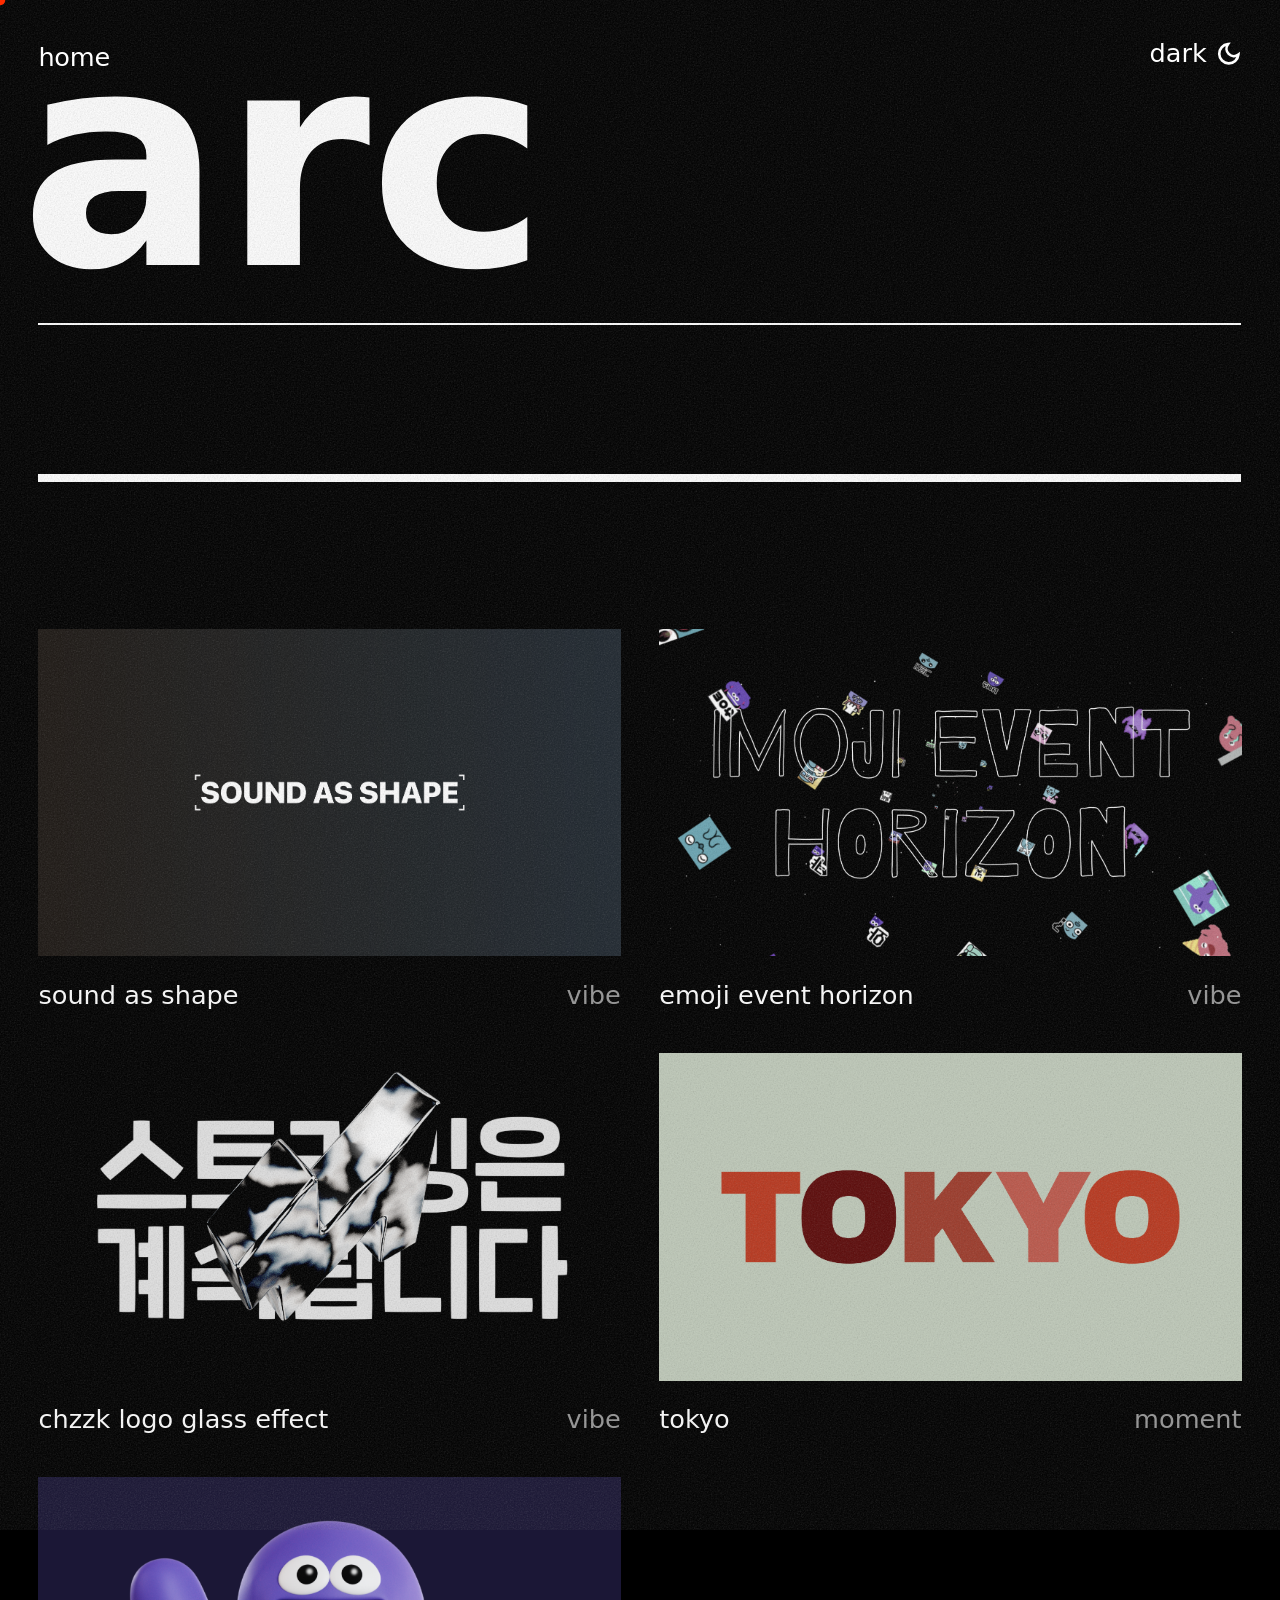
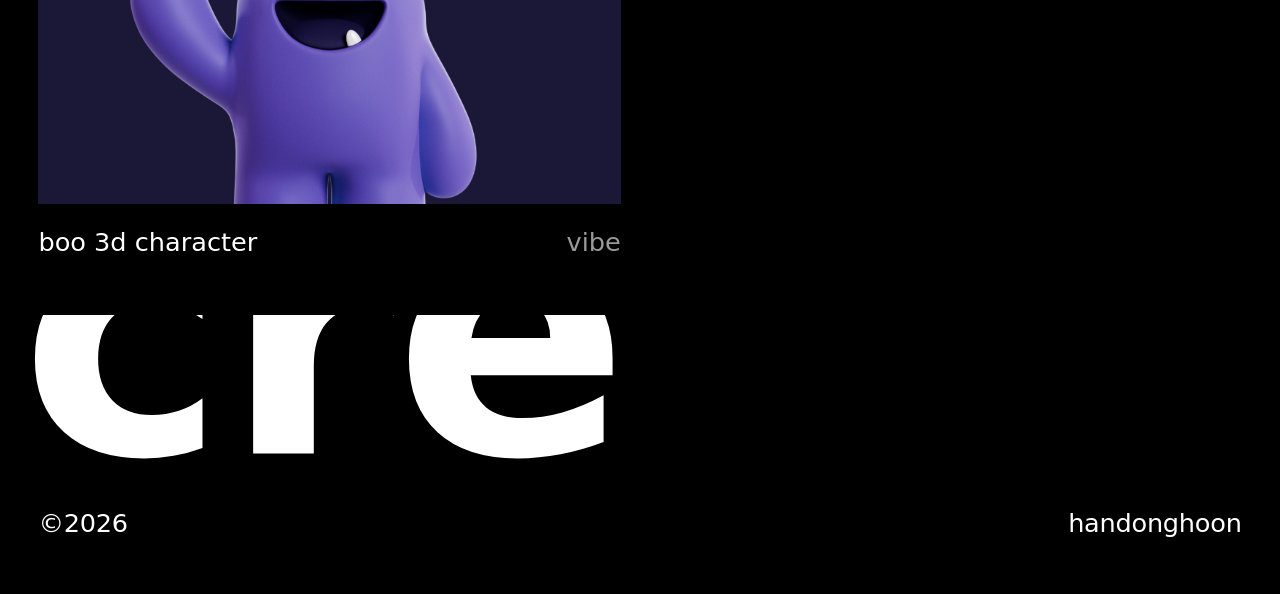
<file: index.html>
<!DOCTYPE html>
<html lang="ko">

<head>
    <script>document.title = 'archive';</script>
    <meta charset="UTF-8">
    <meta name="viewport" content="width=device-width, initial-scale=1.0">
    <title>archive</title>
    <meta property="og:type" content="website">
    <meta property="og:site_name" content="Portfolio Archive">
    <meta property="og:title" content="archive">
    <meta property="og:description" content="Portfolio Archive">
    <meta property="og:image" content="./og-image.png">
    <meta property="og:url" content="./">
    <link rel="icon" type="image/svg+xml" href="favicon.svg">
    <link rel="preconnect" href="https://fonts.googleapis.com">
    <link rel="preconnect" href="https://fonts.gstatic.com" crossorigin>
    <link href="https://fonts.googleapis.com/css2?family=Inter:wght@300;400;500;600;900&display=swap" rel="stylesheet">
    <link rel="stylesheet" href="styles.css">
</head>

<body class="is-loading">
    <!-- Grain Effect -->
    <div class="grain"></div>
    <svg style="display: none;">
        <filter id="grain-filter">
            <feTurbulence type="fractalNoise" baseFrequency="0.7" numOctaves="4" stitchTiles="stitch" />
            <feColorMatrix type="saturate" values="0" />
        </filter>
    </svg>

    <!-- Loading Progress Bar -->
    <div class="loading">
        <div class="progress-bar">
            <div class="progress-fill"></div>
        </div>
        <div class="particle-container"></div>
    </div>

    <!-- Custom Cursor -->
    <div class="cursor-dot"></div>
    <canvas class="cursor-trail"></canvas>

    <!-- Top Navigation Bar -->
    <header class="top-bar">
        <div class="nav-left">
            <span class="nav-back">back</span>
            <a href="/" class="logo"
                onclick="window.location.href = window.location.pathname + '?t=' + Date.now(); return false;">home</a>
        </div>
        <button class="theme-toggle">
            <span class="theme-label">dark</span>
            <svg class="theme-icon theme-icon-dark" width="16" height="16" viewBox="0 0 24 24" fill="none"
                stroke="currentColor" stroke-width="2.5">
                <path d="M21 12.79A9 9 0 1 1 11.21 3 7 7 0 0 0 21 12.79z" />
            </svg>
            <svg class="theme-icon theme-icon-light" width="16" height="16" viewBox="0 0 24 24" fill="none"
                stroke="currentColor" stroke-width="2.5">
                <circle cx="12" cy="12" r="5" />
                <line x1="12" y1="1" x2="12" y2="3" />
                <line x1="12" y1="21" x2="12" y2="23" />
                <line x1="4.22" y1="4.22" x2="5.64" y2="5.64" />
                <line x1="18.36" y1="18.36" x2="19.78" y2="19.78" />
                <line x1="1" y1="12" x2="3" y2="12" />
                <line x1="21" y1="12" x2="23" y2="12" />
                <line x1="4.22" y1="19.78" x2="5.64" y2="18.36" />
                <line x1="18.36" y1="5.64" x2="19.78" y2="4.22" />
            </svg>
        </button>
    </header>

    <!-- Hero Section (Fixed) -->
    <section class="hero">
        <div class="title-wrapper">
            <div class="char-container"><span class="char">a</span></div>
            <div class="char-container"><span class="char">r</span></div>
            <div class="char-container"><span class="char">c</span></div>
            <div class="char-container"><span class="char">h</span></div>
            <div class="char-container"><span class="char">i</span></div>
            <div class="char-container"><span class="char">v</span></div>
            <div class="char-container"><span class="char">e</span></div>
        </div>
    </section>

    <!-- Scroll Spacer -->
    <div class="scroll-spacer"></div>

    <!-- Cover Section -->
    <section class="cover-section">
        <div class="sub-text-wrapper">
            <svg class="sub-text-svg" viewBox="0 0 1111 236" preserveAspectRatio="xMinYMin meet">
                <text class="sub-line sub-line-1" x="0" y="94">there is no such thing as small change.</text>
                <text class="sub-line sub-line-2" x="0" y="208">everything begins with a single, intentional
                    line.</text>
            </svg>
            <div class="sub-text-mobile">
                <p class="sub-text-line-1">there is no such thing as small change.</p>
                <p class="sub-text-line-2">everything begins with a single, intentional line.</p>
            </div>
        </div>

        <!-- Filter Menu -->
        <nav class="filter-menu">
            <button class="filter-btn active" data-filter="all">all</button>
            <button class="filter-btn" data-filter="vibe">vibe</button>
            <button class="filter-btn" data-filter="moment">moment</button>
        </nav>

        <!-- Project List (loaded from JSON) -->
        <div class="project-list" id="project-list">
            <!-- Projects will be loaded dynamically -->
        </div>

        <!-- Footer -->
        <footer class="site-footer">
            <div class="footer-create-block">
                <div class="footer-title-wrapper">
                    <div class="footer-char-container"><span class="footer-char">c</span></div>
                    <div class="footer-char-container"><span class="footer-char">r</span></div>
                    <div class="footer-char-container"><span class="footer-char">e</span></div>
                    <div class="footer-char-container"><span class="footer-char">a</span></div>
                    <div class="footer-char-container"><span class="footer-char">t</span></div>
                    <div class="footer-char-container"><span class="footer-char">e</span></div>
                </div>
            </div>
            <div class="footer-info">
                <span class="footer-copyright">©2026</span>
                <span class="footer-name">handonghoon</span>
            </div>
        </footer>
    </section>

    <script src="script.js"></script>
</body>

</html>
</file>
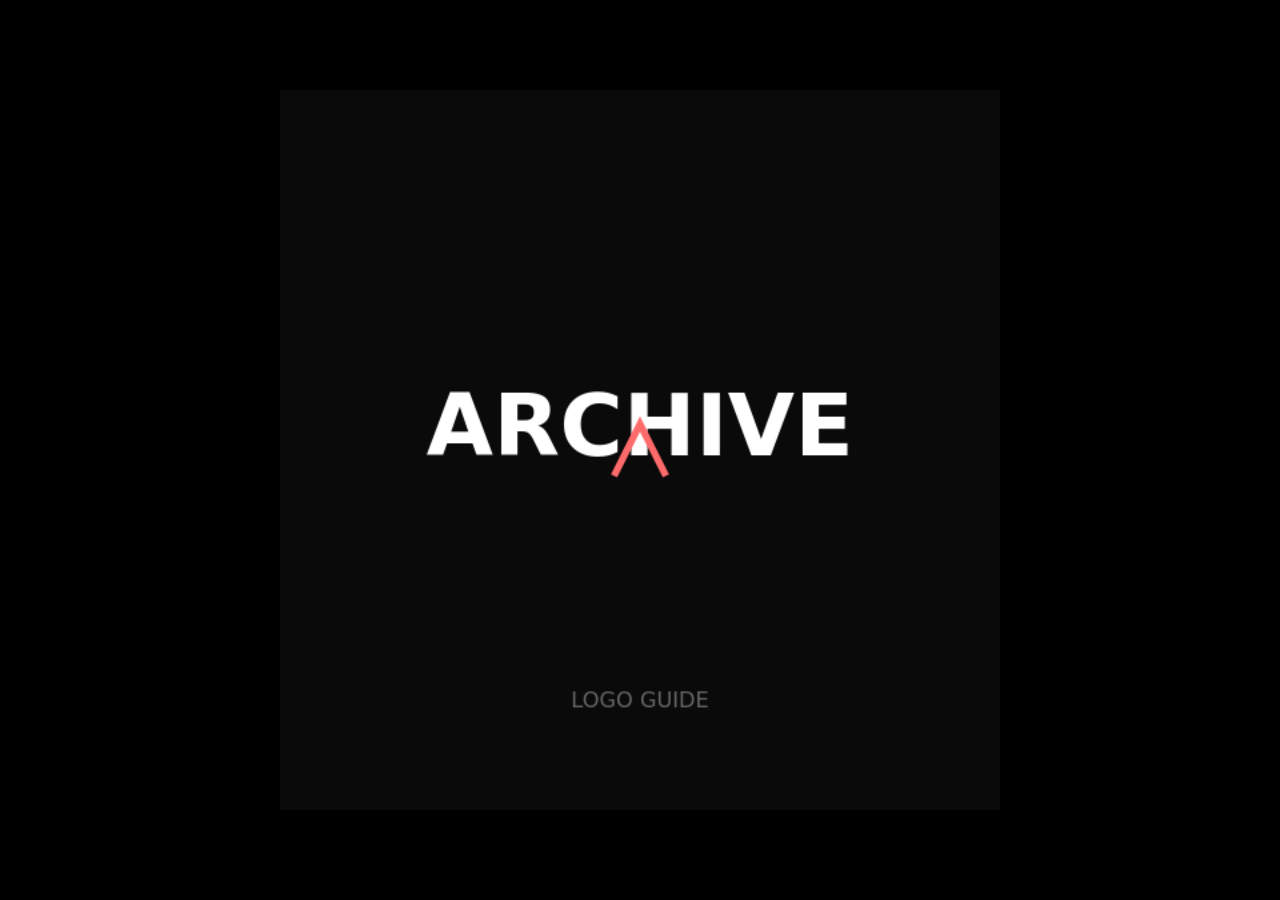
<file: projects/moment/gallery setting/index.html>
<!DOCTYPE html>
<html lang="ko">

<head>
    <link rel="icon" type="image/svg+xml" href="../../../favicon.svg">
    <meta charset="UTF-8">
    <meta name="viewport" content="width=device-width, initial-scale=1.0">
    <title>archive</title>
    <style>
        * {
            margin: 0;
            padding: 0;
            box-sizing: border-box;
        }

        :root {
            --color-bg: #000000;
            --color-text: #ffffff;
        }

        body.light-mode {
            --color-bg: #f7f7f7;
            --color-text: #000000;
        }

        html,
        body {
            width: 100%;
            height: 100%;
            overflow: hidden;
            background-color: var(--color-bg);
            color: var(--color-text);
        }

        /* 갤러리 컨테이너 */
        .gallery-container {
            position: fixed;
            top: 50%;
            left: 50%;
            transform: translate(-50%, -50%);
            width: 100%;
            height: 100vh;
            display: flex;
            align-items: center;
            overflow-x: auto;
            overflow-y: hidden;
            scroll-behavior: auto;
            -webkit-overflow-scrolling: touch;
            padding: 0;
            scroll-snap-type: none;
        }

        /* 포스터 모드 - 단일 이미지 */
        body.poster-mode .gallery-container {
            overflow: hidden;
            justify-content: center;
        }

        body.poster-mode .gallery-wrapper {
            justify-content: center;
            align-items: center;
            width: 100%;
            height: 100%;
            padding: 0;
        }

        body.poster-mode .gallery-item {
            width: auto;
            height: auto;
            display: flex;
            align-items: center;
            justify-content: center;
        }

        body.poster-mode .gallery-item img {
            width: auto;
            height: auto;
            object-fit: contain;
        }

        /* 포스터 모드 - 세로형 이미지 (높이 80%) */
        body.poster-mode .gallery-item.portrait img {
            height: 80vh;
            width: auto;
        }

        /* 포스터 모드 - 가로형 이미지 (너비 80%) */
        body.poster-mode .gallery-item.landscape img {
            width: 80vw;
            height: auto;
        }

        /* 포스터 모드 - 정사각형 이미지 (높이 80%) */
        body.poster-mode .gallery-item.square img {
            height: 80vh;
            width: auto;
        }

        /* 모바일 포스터 모드 - 모든 방향 브라우저 높이의 50% */
        @media (max-width: 768px) {
            body.poster-mode .gallery-item.portrait img {
                height: 50vh;
                width: auto;
            }

            body.poster-mode .gallery-item.landscape img {
                height: 50vh;
                width: auto;
            }

            body.poster-mode .gallery-item.square img {
                height: 50vh;
                width: auto;
            }
        }

        /* 스크롤바 숨기기 */
        .gallery-container::-webkit-scrollbar {
            display: none;
        }

        .gallery-container {
            -ms-overflow-style: none;
            scrollbar-width: none;
        }

        /* 갤러리 래퍼 */
        .gallery-wrapper {
            display: flex;
            align-items: center;
            gap: 18px;
            height: 100%;
            padding: 0 20px;
            /* 첫 번째와 마지막 썸네일의 좌우 마진 */
        }

        /* 갤러리 아이템 */
        .gallery-item {
            flex-shrink: 0;
            display: flex;
            align-items: center;
            justify-content: center;
            height: 60vh;
            width: auto;
            aspect-ratio: auto;
            background-color: var(--color-bg);
            scroll-snap-align: none;
        }

        .gallery-item img {
            height: 100%;
            width: auto;
            object-fit: contain;
            display: block;
        }

        /* 모바일: 썸네일 크기를 브라우저 높이의 50%로 변경 */
        @media (max-width: 768px) {
            .gallery-wrapper {
                padding: 0 20px;
                /* 모바일에서도 20px 마진 유지 */
            }

            .gallery-item {
                height: 50vh;
                width: auto;
            }

            .gallery-item img {
                height: 100%;
                width: auto;
            }
        }

        /* 브라우저 크기에 따라 마진을 %로 변환 */
        /* 작은 화면: 20px 고정, 큰 화면: % 기반 */
        @media (min-width: 769px) {
            .gallery-wrapper {
                padding: 0 max(20px, 1.25vw);
            }
        }

        @media (min-width: 1025px) {
            .gallery-wrapper {
                padding: 0 max(20px, 1.5vw);
            }
        }

        @media (min-width: 1441px) {
            .gallery-wrapper {
                padding: 0 max(20px, 2vw);
            }
        }
    </style>
</head>

<body>
    <!-- 
    사용 방법:
    1. 갤러리 모드 (기본): 여러 이미지 표시
       <body> 또는 <body class="gallery-mode">
    
    2. 포스터 모드: 단일 포스터 이미지 표시
       <body class="poster-mode"> 또는 <body data-mode="poster">
    -->
    <div class="gallery-container">
        <div class="gallery-wrapper" id="gallery-wrapper">
            <!-- 갤러리 아이템들이 여기에 동적으로 추가됩니다 -->
        </div>
    </div>

    <script>
        // 테마 적용 (홈 화면 테마 동기화)
        function applyTheme() {
            let savedTheme = null;

            // 부모 창에서 테마를 받아오기 시도
            try {
                savedTheme = localStorage.getItem('theme');
            } catch (e) {
                // localStorage 접근 불가 시 부모 창에서 받은 테마 사용
                console.log('localStorage 접근 불가, 부모 창 테마 사용');
            }

            if (savedTheme === 'light') {
                document.body.classList.add('light-mode');
            } else {
                document.body.classList.remove('light-mode');
            }
        }

        // 페이지 로드 시 테마 적용
        applyTheme();

        // 테마 변경 감지 (localStorage 변경 감지 - 다른 탭에서의 변경)
        window.addEventListener('storage', (e) => {
            if (e.key === 'theme') {
                applyTheme();
            }
        });

        // iframe인 경우 부모 창의 테마 변경 메시지 수신
        if (window.parent !== window) {
            let parentTheme = null;

            window.addEventListener('message', (e) => {
                if (e.data && e.data.type === 'themeChange') {
                    parentTheme = e.data.theme;
                    if (parentTheme === 'light') {
                        document.body.classList.add('light-mode');
                    } else {
                        document.body.classList.remove('light-mode');
                    }
                }
            });

            // 부모 창에 테마 요청
            window.parent.postMessage({ type: 'requestTheme' }, '*');

            // 주기적으로 테마 확인 (같은 탭에서의 변경 감지)
            setInterval(() => {
                applyTheme();
            }, 500);
        }

        // 로딩 완료 알림
        function notifyLoaded() {
            if (window.parent !== window) {
                window.parent.postMessage({ type: 'loadingComplete' }, '*');
            }
        }

        // ARCHIVE 브랜드 컬러 팔레트
        const brandColors = {
            primary: '#000000',      // 메인 블랙
            secondary: '#FFFFFF',    // 메인 화이트
            accent: '#FF6B6B',      // 포인트 레드
            gray1: '#1A1A1A',       // 다크 그레이
            gray2: '#333333',       // 미드 그레이
            gray3: '#666666',       // 라이트 그레이
            gray4: '#999999'        // 라이트 그레이 2
        };

        // 썸네일 배경 컬러 팔레트
        const thumbnailBgColors = [
            '#0A0A0A',  // 매우 어두운 블랙
            '#1A1A1A',  // 다크 그레이
            '#0F1419',  // 다크 블루 그레이
            '#1A0F0F',  // 다크 레드 그레이
            '#0F1A0F',  // 다크 그린 그레이
            '#1A1419',  // 다크 퍼플 그레이
            '#19140F',  // 다크 브라운 그레이
            '#0F1919',  // 다크 시안 그레이
            '#19190F',  // 다크 옐로우 그레이
            '#141414'   // 미드 다크 그레이
        ];

        const brandName = 'ARCHIVE';

        // 브랜딩 비율 (일관성 있는 비율)
        const brandAspectRatios = [
            { w: 1, h: 1 },   // 정사각형
            { w: 4, h: 3 },   // 가로형
            { w: 3, h: 4 },   // 세로형
            { w: 16, h: 9 },  // 와이드
            { w: 9, h: 16 },  // 포트레이트
        ];

        // ARCHIVE 브랜딩 가이드 이미지 생성
        function createBrandingImage(width, height, aspectRatio, index) {
            const canvas = document.createElement('canvas');
            const ctx = canvas.getContext('2d');

            // 비율에 맞게 크기 조정
            const aspect = aspectRatio.w / aspectRatio.h;
            let imgWidth = width;
            let imgHeight = height;

            if (aspect > 1) {
                imgHeight = width / aspect;
            } else {
                imgWidth = height * aspect;
            }

            canvas.width = imgWidth;
            canvas.height = imgHeight;

            // 배경색 (각 썸네일마다 다른 배경 컬러)
            const bgColor = thumbnailBgColors[index % thumbnailBgColors.length];
            ctx.fillStyle = bgColor;
            ctx.fillRect(0, 0, imgWidth, imgHeight);

            // ARCHIVE 브랜딩 가이드 타입별 생성
            const designType = index % 10;

            switch (designType) {
                case 0: // 로고 가이드
                    createLogoGuide(ctx, imgWidth, imgHeight);
                    break;
                case 1: // 컬러 팔레트 가이드
                    createColorPaletteGuide(ctx, imgWidth, imgHeight);
                    break;
                case 2: // 타이포그래피 가이드
                    createTypographyGuide(ctx, imgWidth, imgHeight);
                    break;
                case 3: // 그리드 시스템 가이드
                    createGridSystemGuide(ctx, imgWidth, imgHeight);
                    break;
                case 4: // 로고 사용 가이드
                    createLogoUsageGuide(ctx, imgWidth, imgHeight);
                    break;
                case 5: // 스페이싱 가이드
                    createSpacingGuide(ctx, imgWidth, imgHeight);
                    break;
                case 6: // 아이콘 시스템 가이드
                    createIconSystemGuide(ctx, imgWidth, imgHeight);
                    break;
                case 7: // 미니멀 원칙 가이드
                    createMinimalPrincipleGuide(ctx, imgWidth, imgHeight);
                    break;
                case 8: // 브랜드 마크 가이드
                    createBrandMarkGuide(ctx, imgWidth, imgHeight);
                    break;
                case 9: // 전체 아이덴티티 가이드
                    createIdentityGuide(ctx, imgWidth, imgHeight);
                    break;
            }

            return canvas.toDataURL('image/png');
        }

        // 1. 로고 가이드
        function createLogoGuide(ctx, w, h) {
            const centerX = w / 2;
            const centerY = h / 2;
            const fontSize = Math.min(w, h) * 0.12;

            // 로고 텍스트
            ctx.fillStyle = brandColors.secondary;
            ctx.font = `bold ${fontSize}px -apple-system, BlinkMacSystemFont, system-ui, sans-serif`;
            ctx.textAlign = 'center';
            ctx.textBaseline = 'middle';
            ctx.fillText(brandName, centerX, centerY - fontSize * 0.2);

            // 로고 심볼 (A 문자 기반)
            ctx.strokeStyle = brandColors.accent;
            ctx.lineWidth = fontSize * 0.08;
            ctx.beginPath();
            ctx.moveTo(centerX - fontSize * 0.3, centerY + fontSize * 0.3);
            ctx.lineTo(centerX, centerY - fontSize * 0.3);
            ctx.lineTo(centerX + fontSize * 0.3, centerY + fontSize * 0.3);
            ctx.stroke();

            // 가이드 텍스트
            ctx.fillStyle = brandColors.gray3;
            ctx.font = `${fontSize * 0.25}px -apple-system, BlinkMacSystemFont, system-ui, sans-serif`;
            ctx.fillText('LOGO GUIDE', centerX, h * 0.85);
        }

        // 2. 컬러 팔레트 가이드
        function createColorPaletteGuide(ctx, w, h) {
            const colors = [
                { color: brandColors.primary, name: 'PRIMARY' },
                { color: brandColors.secondary, name: 'WHITE' },
                { color: brandColors.accent, name: 'ACCENT' },
                { color: brandColors.gray2, name: 'GRAY' }
            ];

            const rectHeight = h / colors.length;
            const padding = w * 0.05;

            colors.forEach((item, i) => {
                ctx.fillStyle = item.color;
                ctx.fillRect(padding, i * rectHeight + padding, w - padding * 2, rectHeight - padding * 2);

                // 컬러 이름
                ctx.fillStyle = i === 0 ? brandColors.secondary : brandColors.primary;
                ctx.font = `${Math.min(w, h) * 0.04}px -apple-system, BlinkMacSystemFont, system-ui, sans-serif`;
                ctx.textAlign = 'left';
                ctx.textBaseline = 'middle';
                ctx.fillText(item.name, padding * 2, i * rectHeight + rectHeight / 2);
                ctx.fillText(item.color, padding * 2, i * rectHeight + rectHeight / 2 + Math.min(w, h) * 0.05);
            });
        }

        // 3. 타이포그래피 가이드
        function createTypographyGuide(ctx, w, h) {
            const centerX = w / 2;
            const padding = h * 0.1;
            let yPos = padding;

            // 헤딩
            ctx.fillStyle = brandColors.secondary;
            ctx.font = `bold ${Math.min(w, h) * 0.1}px -apple-system, BlinkMacSystemFont, system-ui, sans-serif`;
            ctx.textAlign = 'center';
            ctx.textBaseline = 'top';
            ctx.fillText(brandName, centerX, yPos);
            yPos += Math.min(w, h) * 0.15;

            // 서브헤딩
            ctx.fillStyle = brandColors.gray3;
            ctx.font = `${Math.min(w, h) * 0.06}px -apple-system, BlinkMacSystemFont, system-ui, sans-serif`;
            ctx.fillText('SUBTITLE TEXT', centerX, yPos);
            yPos += Math.min(w, h) * 0.12;

            // 본문
            ctx.fillStyle = brandColors.gray2;
            ctx.font = `${Math.min(w, h) * 0.035}px -apple-system, BlinkMacSystemFont, system-ui, sans-serif`;
            ctx.fillText('Body text for descriptions', centerX, yPos);
            yPos += Math.min(w, h) * 0.08;
            ctx.fillText('and longer content blocks', centerX, yPos);

            // 가이드 라벨
            ctx.fillStyle = brandColors.gray3;
            ctx.font = `${Math.min(w, h) * 0.025}px -apple-system, BlinkMacSystemFont, system-ui, sans-serif`;
            ctx.fillText('TYPOGRAPHY GUIDE', centerX, h * 0.85);
        }

        // 4. 그리드 시스템 가이드
        function createGridSystemGuide(ctx, w, h) {
            const gridSize = Math.min(w, h) / 12;
            ctx.strokeStyle = brandColors.gray1;
            ctx.lineWidth = 1;

            // 그리드 라인
            for (let x = gridSize; x < w; x += gridSize) {
                ctx.beginPath();
                ctx.moveTo(x, 0);
                ctx.lineTo(x, h);
                ctx.stroke();
            }

            for (let y = gridSize; y < h; y += gridSize) {
                ctx.beginPath();
                ctx.moveTo(0, y);
                ctx.lineTo(w, y);
                ctx.stroke();
            }

            // 포인트 영역 표시
            ctx.fillStyle = brandColors.accent;
            ctx.globalAlpha = 0.3;
            ctx.fillRect(gridSize * 2, gridSize * 2, gridSize * 4, gridSize * 4);
            ctx.globalAlpha = 1;

            // 가이드 텍스트
            ctx.fillStyle = brandColors.gray3;
            ctx.font = `${Math.min(w, h) * 0.025}px -apple-system, BlinkMacSystemFont, system-ui, sans-serif`;
            ctx.textAlign = 'center';
            ctx.fillText('GRID SYSTEM', w / 2, h * 0.9);
        }

        // 5. 로고 사용 가이드
        function createLogoUsageGuide(ctx, w, h) {
            const centerX = w / 2;
            const centerY = h / 2;
            const fontSize = Math.min(w, h) * 0.08;

            // 로고 표시
            ctx.fillStyle = brandColors.secondary;
            ctx.font = `bold ${fontSize}px -apple-system, BlinkMacSystemFont, system-ui, sans-serif`;
            ctx.textAlign = 'center';
            ctx.textBaseline = 'middle';
            ctx.fillText(brandName, centerX, centerY);

            // 사용 영역 표시
            ctx.strokeStyle = brandColors.gray2;
            ctx.lineWidth = 2;
            ctx.setLineDash([5, 5]);
            ctx.strokeRect(centerX - fontSize * 2, centerY - fontSize * 0.6, fontSize * 4, fontSize * 1.2);
            ctx.setLineDash([]);

            // 최소 간격 표시
            ctx.strokeStyle = brandColors.gray3;
            ctx.lineWidth = 1;
            const spacing = fontSize * 0.5;
            ctx.strokeRect(centerX - fontSize * 2 - spacing, centerY - fontSize * 0.6 - spacing, fontSize * 4 + spacing * 2, fontSize * 1.2 + spacing * 2);

            // 가이드 텍스트
            ctx.fillStyle = brandColors.gray3;
            ctx.font = `${Math.min(w, h) * 0.025}px -apple-system, BlinkMacSystemFont, system-ui, sans-serif`;
            ctx.fillText('LOGO USAGE', centerX, h * 0.85);
        }

        // 6. 스페이싱 가이드
        function createSpacingGuide(ctx, w, h) {
            const padding = w * 0.1;
            const spacing = Math.min(w, h) * 0.08;
            let xPos = padding;
            const yPos = h / 2;

            // 스페이싱 예시
            for (let i = 0; i < 4; i++) {
                ctx.fillStyle = brandColors.accent;
                ctx.fillRect(xPos, yPos - spacing / 2, spacing, spacing);

                // 간격 표시
                if (i < 3) {
                    ctx.strokeStyle = brandColors.gray2;
                    ctx.lineWidth = 1;
                    ctx.setLineDash([3, 3]);
                    ctx.beginPath();
                    ctx.moveTo(xPos + spacing, yPos);
                    ctx.lineTo(xPos + spacing + spacing * 0.5, yPos);
                    ctx.stroke();
                    ctx.setLineDash([]);
                }

                xPos += spacing * 1.5;
            }

            // 가이드 텍스트
            ctx.fillStyle = brandColors.gray3;
            ctx.font = `${Math.min(w, h) * 0.025}px -apple-system, BlinkMacSystemFont, system-ui, sans-serif`;
            ctx.textAlign = 'center';
            ctx.fillText('SPACING GUIDE', w / 2, h * 0.85);
        }

        // 7. 아이콘 시스템 가이드
        function createIconSystemGuide(ctx, w, h) {
            const centerX = w / 2;
            const centerY = h / 2;
            const iconSize = Math.min(w, h) * 0.15;
            const spacing = iconSize * 1.5;

            // 아이콘들 표시
            const icons = [
                { type: 'circle', x: centerX - spacing },
                { type: 'square', x: centerX },
                { type: 'triangle', x: centerX + spacing }
            ];

            icons.forEach(icon => {
                ctx.strokeStyle = brandColors.accent;
                ctx.fillStyle = brandColors.accent;
                ctx.lineWidth = iconSize * 0.1;

                if (icon.type === 'circle') {
                    ctx.beginPath();
                    ctx.arc(icon.x, centerY, iconSize * 0.4, 0, Math.PI * 2);
                    ctx.stroke();
                } else if (icon.type === 'square') {
                    ctx.strokeRect(icon.x - iconSize * 0.4, centerY - iconSize * 0.4, iconSize * 0.8, iconSize * 0.8);
                } else {
                    ctx.beginPath();
                    ctx.moveTo(icon.x, centerY - iconSize * 0.4);
                    ctx.lineTo(icon.x - iconSize * 0.35, centerY + iconSize * 0.3);
                    ctx.lineTo(icon.x + iconSize * 0.35, centerY + iconSize * 0.3);
                    ctx.closePath();
                    ctx.stroke();
                }
            });

            // 가이드 텍스트
            ctx.fillStyle = brandColors.gray3;
            ctx.font = `${Math.min(w, h) * 0.025}px -apple-system, BlinkMacSystemFont, system-ui, sans-serif`;
            ctx.textAlign = 'center';
            ctx.fillText('ICON SYSTEM', centerX, h * 0.85);
        }

        // 8. 미니멀 원칙 가이드
        function createMinimalPrincipleGuide(ctx, w, h) {
            const centerX = w / 2;
            const centerY = h / 2;

            // 미니멀 라인
            ctx.strokeStyle = brandColors.secondary;
            ctx.lineWidth = Math.min(w, h) * 0.015;

            // 수평선
            ctx.beginPath();
            ctx.moveTo(w * 0.2, centerY);
            ctx.lineTo(w * 0.8, centerY);
            ctx.stroke();

            // 수직선
            ctx.beginPath();
            ctx.moveTo(centerX, h * 0.2);
            ctx.lineTo(centerX, h * 0.8);
            ctx.stroke();

            // 포인트
            ctx.fillStyle = brandColors.accent;
            ctx.beginPath();
            ctx.arc(centerX, centerY, Math.min(w, h) * 0.02, 0, Math.PI * 2);
            ctx.fill();

            // 가이드 텍스트
            ctx.fillStyle = brandColors.gray3;
            ctx.font = `${Math.min(w, h) * 0.025}px -apple-system, BlinkMacSystemFont, system-ui, sans-serif`;
            ctx.textAlign = 'center';
            ctx.fillText('MINIMAL PRINCIPLE', centerX, h * 0.85);
        }

        // 9. 브랜드 마크 가이드
        function createBrandMarkGuide(ctx, w, h) {
            const centerX = w / 2;
            const centerY = h / 2;
            const size = Math.min(w, h) * 0.4;

            // 브랜드 마크 (A 기반)
            ctx.strokeStyle = brandColors.accent;
            ctx.fillStyle = brandColors.accent;
            ctx.lineWidth = size * 0.08;

            // A 형태
            ctx.beginPath();
            ctx.moveTo(centerX, centerY - size * 0.3);
            ctx.lineTo(centerX - size * 0.25, centerY + size * 0.3);
            ctx.lineTo(centerX - size * 0.1, centerY);
            ctx.lineTo(centerX + size * 0.1, centerY);
            ctx.lineTo(centerX + size * 0.25, centerY + size * 0.3);
            ctx.closePath();
            ctx.stroke();

            // 가이드 텍스트
            ctx.fillStyle = brandColors.gray3;
            ctx.font = `${Math.min(w, h) * 0.025}px -apple-system, BlinkMacSystemFont, system-ui, sans-serif`;
            ctx.textAlign = 'center';
            ctx.fillText('BRAND MARK', centerX, h * 0.85);
        }

        // 10. 전체 아이덴티티 가이드
        function createIdentityGuide(ctx, w, h) {
            const centerX = w / 2;
            const centerY = h / 2;
            const fontSize = Math.min(w, h) * 0.08;

            // 브랜드명
            ctx.fillStyle = brandColors.secondary;
            ctx.font = `bold ${fontSize}px -apple-system, BlinkMacSystemFont, system-ui, sans-serif`;
            ctx.textAlign = 'center';
            ctx.textBaseline = 'middle';
            ctx.fillText(brandName, centerX, centerY - fontSize * 0.3);

            // 서브텍스트
            ctx.fillStyle = brandColors.gray3;
            ctx.font = `${fontSize * 0.4}px -apple-system, BlinkMacSystemFont, system-ui, sans-serif`;
            ctx.fillText('BRAND IDENTITY', centerX, centerY + fontSize * 0.2);

            // 포인트 컬러 표시
            ctx.fillStyle = brandColors.accent;
            ctx.beginPath();
            ctx.arc(centerX, centerY + fontSize * 0.6, fontSize * 0.15, 0, Math.PI * 2);
            ctx.fill();

            // 가이드 텍스트
            ctx.fillStyle = brandColors.gray3;
            ctx.font = `${Math.min(w, h) * 0.025}px -apple-system, BlinkMacSystemFont, system-ui, sans-serif`;
            ctx.fillText('IDENTITY GUIDE', centerX, h * 0.85);
        }

        // 모드 감지 (body 클래스, data 속성, 또는 이미지 개수로 구분)
        function getDisplayMode(imageCount) {
            // body에 poster-mode 클래스가 있으면 포스터 모드
            if (document.body.classList.contains('poster-mode')) {
                return 'poster';
            }
            // data-mode 속성으로도 확인 가능
            const dataMode = document.body.getAttribute('data-mode');
            if (dataMode === 'poster') {
                return 'poster';
            }
            // 이미지가 1개만 있으면 자동으로 포스터 모드
            if (imageCount === 1) {
                return 'poster';
            }
            // 기본값은 갤러리 모드
            return 'gallery';
        }

        // 이미지 비율에 따라 클래스 추가
        function getImageOrientation(aspectRatio) {
            const aspect = aspectRatio.w / aspectRatio.h;
            if (aspect > 1) {
                return 'landscape'; // 가로형
            } else if (aspect < 1) {
                return 'portrait'; // 세로형
            } else {
                return 'square'; // 정사각형
            }
        }

        // 갤러리 렌더링
        function renderGallery() {
            const galleryWrapper = document.getElementById('gallery-wrapper');
            const isMobile = window.innerWidth <= 768;

            // 기본 크기 설정
            const baseHeight = isMobile ? window.innerHeight * 0.5 : window.innerHeight * 0.6;
            const baseWidth = isMobile ? window.innerHeight * 0.5 : baseHeight;

            // 실제 이미지 개수 설정 (예: API에서 가져오거나 설정값)
            // 여기서는 예시로 1개 또는 10개를 선택할 수 있도록 변수로 설정
            // 실제 사용 시에는 이미지 데이터 배열의 길이로 설정하면 됨
            const totalImages = 1; // 포스터 모드 (1개 이미지)

            // 이미지 개수에 따라 모드 결정
            const displayMode = getDisplayMode(totalImages);
            const isPosterMode = displayMode === 'poster';

            // 포스터 모드일 경우 body에 클래스 추가
            if (isPosterMode) {
                document.body.classList.add('poster-mode');
            } else {
                document.body.classList.remove('poster-mode');
            }

            let loadedCount = 0;

            for (let i = 0; i < totalImages; i++) {
                const item = document.createElement('div');
                item.className = 'gallery-item';

                // 브랜딩 비율 선택 (순환)
                const aspectRatio = brandAspectRatios[i % brandAspectRatios.length];

                // 이미지 방향에 따른 클래스 추가 (포스터 모드용)
                const orientation = getImageOrientation(aspectRatio);
                if (isPosterMode) {
                    item.classList.add(orientation);
                }

                // 브랜딩 이미지 생성
                const imageDataUrl = createBrandingImage(baseWidth, baseHeight, aspectRatio, i);

                const img = document.createElement('img');
                img.src = imageDataUrl;
                img.alt = isPosterMode ? 'Poster image' : `Gallery image ${i + 1}`;

                // 비율 정보를 data 속성에 저장
                const aspect = aspectRatio.w / aspectRatio.h;
                item.setAttribute('data-aspect', aspect);
                item.setAttribute('data-orientation', orientation);

                // 배경 컬러 적용
                const bgColor = thumbnailBgColors[i % thumbnailBgColors.length];
                item.style.backgroundColor = bgColor;

                // 포스터 모드와 갤러리 모드에 따라 크기 조정
                if (isPosterMode) {
                    // 포스터 모드: 이미지 방향에 따라 크기 설정
                    // CSS에서 처리하므로 여기서는 스타일 제거
                    item.style.width = 'auto';
                    item.style.height = 'auto';
                } else {
                    // 갤러리 모드: 기존 크기 유지
                    if (isMobile) {
                        item.style.height = '50vh';
                        item.style.width = `${50 * aspect}vh`;
                    } else {
                        item.style.height = '60vh';
                        item.style.width = `${60 * aspect}vh`;
                    }
                }

                // 이미지 로드 완료 처리
                img.addEventListener('load', () => {
                    loadedCount++;
                    if (loadedCount === totalImages) {
                        notifyLoaded();
                    }
                });

                item.appendChild(img);
                galleryWrapper.appendChild(item);
            }
        }

        // 초기 렌더링
        renderGallery();

        // 리사이즈 시 갤러리 아이템 크기 조정
        function updateGalleryItemSizes() {
            const items = document.querySelectorAll('.gallery-item');
            const isMobile = window.innerWidth <= 768;
            const isPosterMode = document.body.classList.contains('poster-mode');

            items.forEach((item) => {
                // 포스터 모드는 CSS에서 처리하므로 스타일 제거
                if (isPosterMode) {
                    item.style.width = 'auto';
                    item.style.height = 'auto';
                    return;
                }

                // 갤러리 모드: 저장된 비율 정보 가져오기
                const aspect = parseFloat(item.getAttribute('data-aspect'));
                if (!aspect) return;

                if (isMobile) {
                    item.style.height = '50vh';
                    item.style.width = `${50 * aspect}vh`;
                } else {
                    item.style.height = '60vh';
                    item.style.width = `${60 * aspect}vh`;
                }
            });
        }

        // 리사이즈 이벤트
        let resizeTimeout;
        window.addEventListener('resize', () => {
            clearTimeout(resizeTimeout);
            resizeTimeout = setTimeout(updateGalleryItemSizes, 100);
        });

        // 드래그 스크롤 지원 (휠 스크롤과 동일한 속도/ease 적용)
        // 포스터 모드에서는 드래그 스크롤 비활성화
        const galleryContainer = document.querySelector('.gallery-container');
        const isPosterMode = document.body.classList.contains('poster-mode') ||
            document.body.getAttribute('data-mode') === 'poster';
        let isDragging = false;
        let startX = 0;
        let scrollLeft = 0;
        let velocity = 0;
        let lastX = 0;
        let lastTime = 0;
        let animationFrame = null;
        let isAnimating = false;

        // 브라우저 기본 휠 스크롤 시뮬레이션
        // 브라우저는 cubic-bezier(0.25, 0.1, 0.25, 1) 또는 ease-out을 사용
        function easeOutCubic(t) {
            return 1 - Math.pow(1 - t, 3);
        }

        // 부드러운 스크롤 애니메이션 (휠 스크롤과 유사)
        function smoothScroll() {
            if (!isAnimating) return;

            const currentScroll = galleryContainer.scrollLeft;
            const diff = velocity;

            // 속도가 매우 작으면 정지
            if (Math.abs(velocity) < 0.1) {
                velocity = 0;
                isAnimating = false;
                if (animationFrame) {
                    cancelAnimationFrame(animationFrame);
                    animationFrame = null;
                }
                return;
            }

            // 브라우저 기본 감속 계수 (약 0.92-0.95)
            velocity *= 0.92;
            galleryContainer.scrollLeft += velocity;

            animationFrame = requestAnimationFrame(smoothScroll);
        }

        // 마우스 이벤트 (포스터 모드에서는 비활성화)
        if (!isPosterMode) {
            galleryContainer.addEventListener('mousedown', (e) => {
                isDragging = true;
                galleryContainer.style.cursor = 'grabbing';
                startX = e.pageX - galleryContainer.offsetLeft;
                scrollLeft = galleryContainer.scrollLeft;
                lastX = e.pageX;
                lastTime = Date.now();
                velocity = 0;
                isAnimating = false;

                // 기존 애니메이션 취소
                if (animationFrame) {
                    cancelAnimationFrame(animationFrame);
                    animationFrame = null;
                }

                e.preventDefault();
            });

            galleryContainer.addEventListener('mouseleave', () => {
                if (isDragging) {
                    isDragging = false;
                    galleryContainer.style.cursor = 'grab';

                    // 드래그 종료 시 관성 스크롤 시작
                    if (Math.abs(velocity) > 0.1) {
                        isAnimating = true;
                        smoothScroll();
                    }
                }
            });

            galleryContainer.addEventListener('mouseup', () => {
                if (isDragging) {
                    isDragging = false;
                    galleryContainer.style.cursor = 'grab';

                    // 드래그 종료 시 관성 스크롤 시작
                    if (Math.abs(velocity) > 0.1) {
                        isAnimating = true;
                        smoothScroll();
                    }
                }
            });

            galleryContainer.addEventListener('mousemove', (e) => {
                if (!isDragging) return;
                e.preventDefault();

                const x = e.pageX - galleryContainer.offsetLeft;
                const currentTime = Date.now();
                const timeDiff = currentTime - lastTime;

                // 즉시 스크롤 (드래그 중에는 즉각 반응)
                const walk = (x - startX) * 1; // 휠 스크롤과 유사한 감도
                galleryContainer.scrollLeft = scrollLeft - walk;

                // 속도 계산 (관성 스크롤용)
                if (timeDiff > 0) {
                    const deltaX = e.pageX - lastX;
                    velocity = -deltaX * (16 / timeDiff); // 60fps 기준 정규화
                }

                lastX = e.pageX;
                lastTime = currentTime;
            });

            // 기본 커서 설정
            galleryContainer.style.cursor = 'grab';

            // 휠 이벤트 (기본 휠 스크롤 동작 유지, 포스터 모드에서는 비활성화)
            if (!isPosterMode) {
                galleryContainer.addEventListener('wheel', (e) => {
                    // 기본 휠 스크롤 동작을 그대로 사용
                    // 브라우저의 기본 ease-out 효과가 자동 적용됨
                }, { passive: true });
            }
        }

        // 터치 이벤트 (모바일, 포스터 모드에서는 비활성화)
        if (!isPosterMode) {
            let touchStartX = 0;
            let touchScrollLeft = 0;
            let touchVelocity = 0;
            let lastTouchX = 0;
            let lastTouchTime = 0;
            let touchIsAnimating = false;

            galleryContainer.addEventListener('touchstart', (e) => {
                touchStartX = e.touches[0].pageX - galleryContainer.offsetLeft;
                touchScrollLeft = galleryContainer.scrollLeft;
                lastTouchX = e.touches[0].pageX;
                lastTouchTime = Date.now();
                touchVelocity = 0;
                touchIsAnimating = false;

                // 기존 애니메이션 취소
                if (animationFrame) {
                    cancelAnimationFrame(animationFrame);
                    animationFrame = null;
                }
            }, { passive: true });

            galleryContainer.addEventListener('touchmove', (e) => {
                if (!touchStartX) return;
                const x = e.touches[0].pageX - galleryContainer.offsetLeft;
                const walk = (x - touchStartX) * 1; // 휠 스크롤과 유사한 감도
                galleryContainer.scrollLeft = touchScrollLeft - walk;

                // 속도 계산
                const currentTime = Date.now();
                const timeDiff = currentTime - lastTouchTime;
                if (timeDiff > 0) {
                    const deltaX = e.touches[0].pageX - lastTouchX;
                    touchVelocity = -deltaX * (16 / timeDiff); // 60fps 기준 정규화
                }
                lastTouchX = e.touches[0].pageX;
                lastTouchTime = currentTime;
            }, { passive: true });

            galleryContainer.addEventListener('touchend', () => {
                if (touchStartX) {
                    // 관성 스크롤 시작
                    velocity = touchVelocity;
                    if (Math.abs(velocity) > 0.1) {
                        isAnimating = true;
                        smoothScroll();
                    }
                    touchStartX = 0;
                }
            });
        }
    </script>
</body>

</html>
</file>
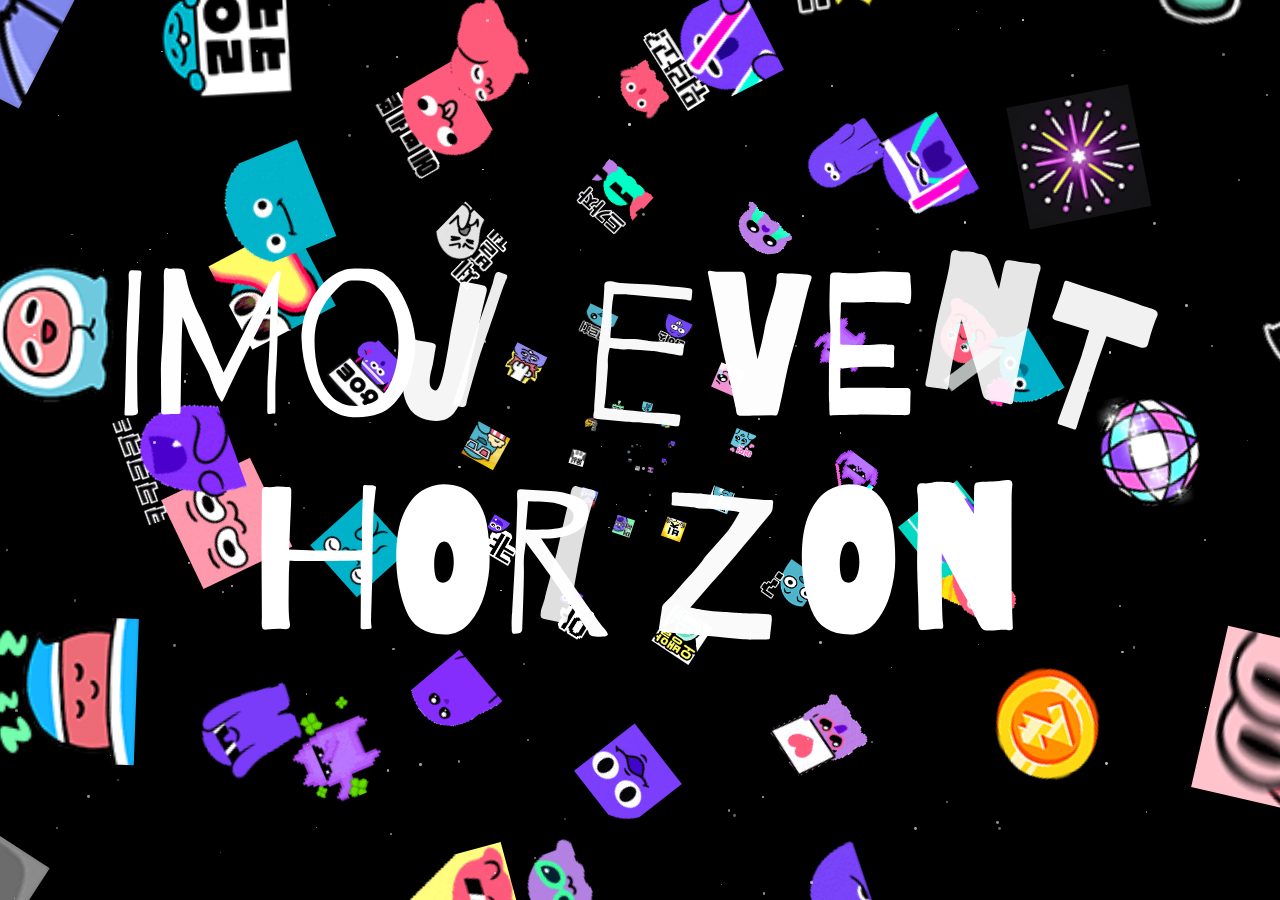
<file: projects/vibe/emoji/index.html>
<!DOCTYPE html>
<html lang="ko">

<head>
    <meta charset="UTF-8">
    <meta name="viewport" content="width=device-width, initial-scale=1.0">
    <title>Vortex 이모지 애니메이션</title>
    <link rel="stylesheet" href="style.css">
</head>

<body>
    <main>
        <canvas></canvas>
    </main>

    <!-- GSAP 라이브러리 -->
    <script src="https://cdn.jsdelivr.net/npm/gsap@3.12.5/dist/gsap.min.js"></script>
    <script src="config.js"></script>
    <script src="logo.js"></script>
    <script src="stars.js"></script>
    <script src="script.js"></script>

</body>

</html>
</file>
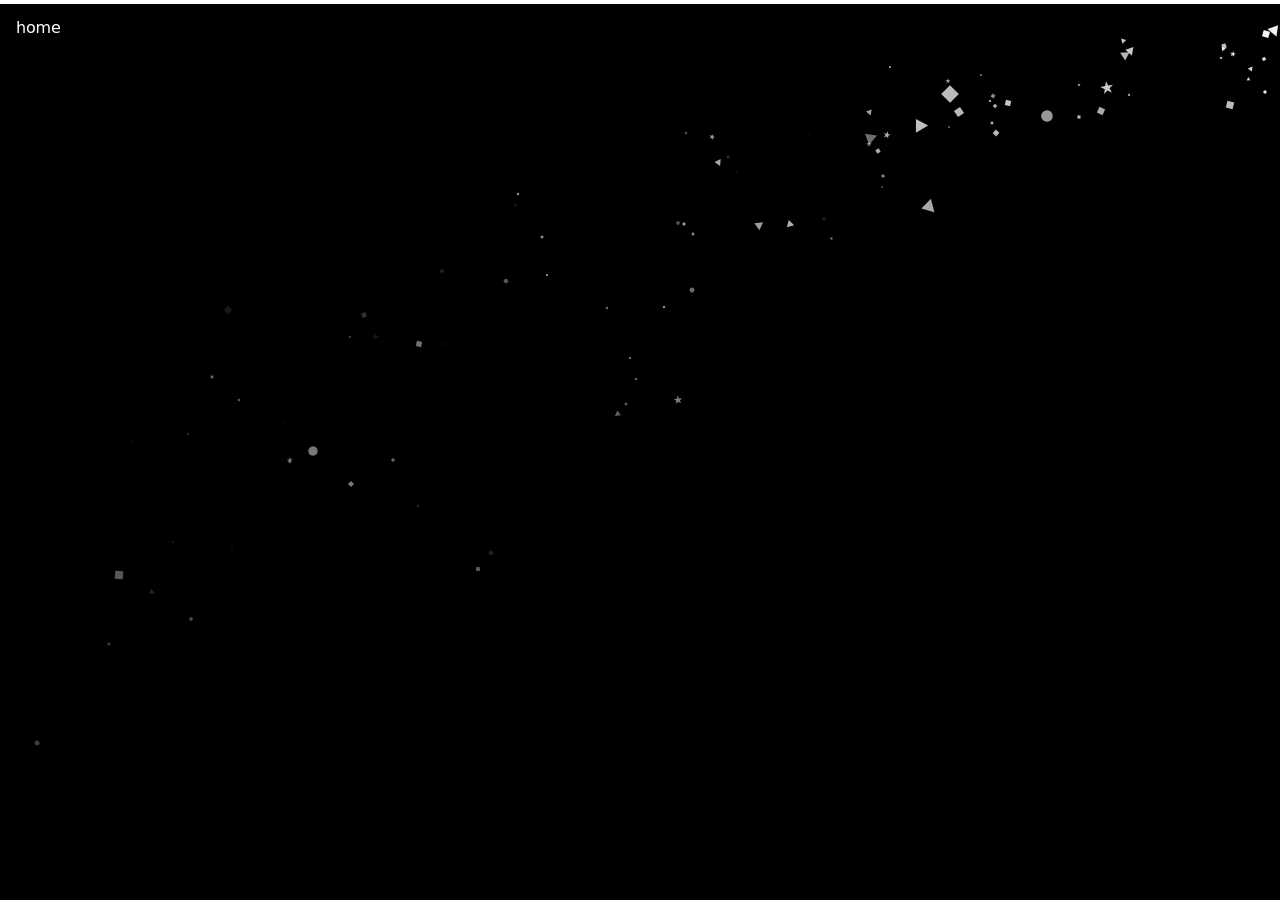
<file: projects/moment/gallery setting/page.html>
<!DOCTYPE html>
<html lang="ko">

<head>
    <script>document.title = 'archive';</script>
    <meta charset="UTF-8">
    <meta name="viewport" content="width=device-width, initial-scale=1.0">
    <title>archive</title>
    <meta property="og:type" content="website">
    <meta property="og:site_name" content="Portfolio Archive">
    <meta property="og:title" content="archive">
    <meta property="og:description" content="Portfolio Archive">
    <meta property="og:image" content="../../../og-image.png">
    <link rel="icon" type="image/svg+xml" href="../../../favicon.svg">
    <style>
        * {
            margin: 0;
            padding: 0;
            box-sizing: border-box;
        }

        :root {
            --color-bg: #000000;
            --color-text: #ffffff;
            --font-primary: -apple-system, BlinkMacSystemFont, 'SF Pro Display', 'SF Pro Text', system-ui, sans-serif;
        }

        body.light-mode {
            --color-bg: #f7f7f7;
            --color-text: #000000;
        }

        body.light-mode .progress-bar {
            background: rgba(0, 0, 0, 0.1);
        }

        body.light-mode .progress-fill {
            background: #000000;
        }

        body.light-mode .particle {
            background: #000000 !important;
        }

        body.light-mode .particle.triangle {
            border-bottom-color: #000000 !important;
        }

        html {
            font-size: 16px;
            /* 브라우저 스크롤바 숨김 (그라운드룰) */
            scrollbar-width: none;
            /* Firefox */
            -ms-overflow-style: none;
            /* IE and Edge */
        }

        html::-webkit-scrollbar {
            display: none;
            /* Chrome, Safari, Opera */
        }

        body {
            background-color: var(--color-bg);
            color: var(--color-text);
            font-family: var(--font-primary);
            line-height: 1.5;
            overflow: hidden;
            width: 100vw;
            height: 100vh;
            /* 브라우저 스크롤바 숨김 (그라운드룰) */
            scrollbar-width: none;
            /* Firefox */
            -ms-overflow-style: none;
            /* IE and Edge */
        }

        body::-webkit-scrollbar {
            display: none;
            /* Chrome, Safari, Opera */
        }

        /* Navigation Bar - matches main page exactly */
        .top-bar {
            position: fixed;
            top: 0;
            left: 0;
            right: 0;
            display: flex;
            justify-content: space-between;
            align-items: flex-start;
            padding: 1.25vw;
            z-index: 10002;
        }

        .nav-left {
            display: flex;
            align-items: center;
            position: relative;
        }

        .nav-back {
            font-size: max(16px, 0.833vw);
            font-weight: 400;
            letter-spacing: -0.01em;
            text-decoration: none;
            color: inherit;
            opacity: 0;
            cursor: pointer;
            white-space: nowrap;
            width: 0;
            margin-right: 0;
            overflow: hidden;
            transition: opacity 0.8s cubic-bezier(0.25, 0.1, 0.25, 1),
                width 0.8s cubic-bezier(0.25, 0.1, 0.25, 1),
                margin-right 0.8s cubic-bezier(0.25, 0.1, 0.25, 1),
                transform 0.8s cubic-bezier(0.25, 0.1, 0.25, 1);
        }

        body.loaded.can-go-back .nav-back,
        body.header-ready.can-go-back .nav-back {
            opacity: 1;
            width: auto;
            margin-right: 14px;
        }

        body.header-ready .nav-back {
            transition: none;
        }

        .nav-back:hover {
            opacity: 1;
            text-decoration: line-through;
        }

        /* Hide back button by default if not from home */
        .nav-back {
            pointer-events: none;
        }

        body.can-go-back .nav-back {
            pointer-events: auto;
        }

        .top-bar.transitioning .nav-back {
            opacity: 0;
            width: 0;
            margin-right: 0;
            transform: translateX(-20px);
        }

        .nav-home {
            font-size: max(16px, 0.833vw);
            font-weight: 400;
            letter-spacing: -0.01em;
            text-decoration: none;
            color: inherit;
            cursor: pointer;
        }

        .nav-home:hover {
            text-decoration: line-through;
        }

        /* Title & Description - vibe와 동일 위치/간격 */
        .title-container {
            position: fixed;
            top: 5vw;
            left: 1.25vw;
            z-index: 1001;
            max-width: 40vw;
            pointer-events: none;
        }

        .title-container .title {
            font-size: max(20px, 1.042vw);
            font-weight: 800;
            letter-spacing: 0;
            color: inherit;
            margin-bottom: calc(1vw - 5px);
            line-height: 1.2;
            /* 등장 모션 초기 상태 */
            opacity: 0;
            transform: translateY(20px);
            transition: opacity 0.8s cubic-bezier(0.16, 1, 0.3, 1),
                transform 0.8s cubic-bezier(0.16, 1, 0.3, 1);
        }

        .title-container .title.animate {
            opacity: 1;
            transform: translateY(0);
        }

        .title-container .description {
            font-size: max(16px, 0.75vw);
            font-weight: 300;
            line-height: 1.5;
            color: rgba(255, 255, 255, 0.6);
            letter-spacing: -0.01em;
            margin-top: -0.3vw;
            /* 등장 모션 초기 상태 */
            opacity: 0;
            transform: translateY(20px);
            transition: opacity 0.8s cubic-bezier(0.16, 1, 0.3, 1) 0.2s,
                transform 0.8s cubic-bezier(0.16, 1, 0.3, 1) 0.2s;
        }

        .title-container .description.animate {
            opacity: 1;
            transform: translateY(0);
        }

        body.light-mode .title-container .description {
            color: rgba(0, 0, 0, 0.6);
        }

        .title-container .description .desc-line {
            display: block;
        }

        /* Project Frame */
        .project-frame {
            position: fixed;
            top: 0;
            left: 0;
            width: 100%;
            height: 100%;
            border: none;
            z-index: 0;
        }

        /* Loading Progress Bar */
        .loading {
            position: fixed;
            top: 0;
            left: 0;
            width: 100%;
            height: 100%;
            background: var(--color-bg);
            pointer-events: none;
            z-index: 10001;
        }

        .progress-bar {
            position: absolute;
            top: 0;
            left: 0;
            width: 100%;
            height: 4px;
            background: rgba(255, 255, 255, 0.1);
            overflow: visible;
        }

        .progress-fill {
            width: 0%;
            height: 100%;
            background: #ffffff;
            transition: width 0.1s ease-out;
            position: relative;
        }

        .particle-container {
            position: absolute;
            top: 0;
            left: 0;
            width: 100%;
            height: 100vh;
            overflow: hidden;
            pointer-events: none;
        }

        .particle {
            position: absolute;
            width: 6px;
            height: 6px;
            pointer-events: none;
            background: #ffffff;
        }

        .particle.small {
            width: 4px;
            height: 4px;
        }

        .particle.large {
            width: 10px;
            height: 10px;
        }

        .particle.circle {
            border-radius: 50%;
        }

        .particle.square {
            border-radius: 0;
        }

        .particle.triangle {
            background: transparent !important;
            width: 0 !important;
            height: 0 !important;
            border-left: 4px solid transparent;
            border-right: 4px solid transparent;
            border-bottom: 7px solid #ffffff;
        }

        .particle.triangle.small {
            border-left-width: 3px;
            border-right-width: 3px;
            border-bottom-width: 5px;
        }

        .particle.triangle.large {
            border-left-width: 6px;
            border-right-width: 6px;
            border-bottom-width: 10px;
        }

        .particle.star {
            clip-path: polygon(50% 0%, 61% 35%, 98% 35%, 68% 57%, 79% 91%, 50% 70%, 21% 91%, 32% 57%, 2% 35%, 39% 35%);
        }

        .particle.diamond {
            clip-path: polygon(50% 0%, 100% 50%, 50% 100%, 0% 50%);
        }

        body.is-loading .project-frame {
            opacity: 0;
        }

        body.loaded .loading {
            opacity: 0;
            transition: opacity 0.5s ease;
            pointer-events: none;
        }

        /* Responsive - Tablet */
        @media (max-width: 1024px) {
            .top-bar {
                padding: 3vw;
            }

            .nav-back {
                font-size: 2vw;
            }

            .nav-home {
                font-size: 2vw;
            }

            .title-container {
                top: 10vw;
                left: 3vw;
                max-width: none;
            }

            .title-container .title {
                white-space: normal;
            }
        }

        /* Responsive - Mobile */
        @media (max-width: 768px) {
            .top-bar {
                padding: 4vw;
            }

            .nav-back {
                font-size: 3.5vw;
            }

            .nav-home {
                font-size: 3.5vw;
            }

            .title-container {
                top: 14vw;
                left: 4vw;
            }

            .title-container .description .desc-line {
                white-space: normal;
            }

            .nav-back:hover,
            .nav-home:hover {
                text-decoration: none !important;
            }
        }

        /* Responsive - Small Mobile */
        @media (max-width: 480px) {
            .top-bar {
                padding: 5vw;
            }

            .nav-back {
                font-size: 4vw;
            }

            .nav-home {
                font-size: 4vw;
            }

            .title-container {
                top: 18vw;
                left: 5vw;
            }

            .nav-back:hover,
            .nav-home:hover {
                text-decoration: none !important;
            }
        }
    </style>
</head>

<body class="is-loading">
    <div class="loading">
        <div class="progress-bar">
            <div class="progress-fill"></div>
        </div>
        <div class="particle-container"></div>
    </div>

    <header class="top-bar">
        <div class="nav-left">
            <a href="/" class="nav-back">← back</a>
            <a href="/" class="nav-home">home</a>
        </div>
    </header>

    <div class="title-container">
        <h1 class="title">moment gallery</h1>
        <p class="description">
            <span class="desc-line">visual moments collection.</span>
            <span class="desc-line">explore the gallery.</span>
        </p>
    </div>

    <iframe src="index.html" class="project-frame" allowfullscreen></iframe>

    <script>
        // 테마 적용 (홈 화면 테마 동기화)
        function applyTheme() {
            const savedTheme = localStorage.getItem('theme');
            if (savedTheme === 'light') {
                document.body.classList.add('light-mode');
            } else {
                document.body.classList.remove('light-mode');
            }
        }

        // 페이지 로드 시 즉시 테마 적용 (로딩 화면도 테마 적용)
        applyTheme();

        // 테마 변경 감지
        window.addEventListener('storage', (e) => {
            if (e.key === 'theme') {
                applyTheme();
            }
        });

        // iframe에 테마 전달
        const iframe = document.querySelector('.project-frame');
        if (iframe) {
            function sendThemeToIframe() {
                const savedTheme = localStorage.getItem('theme');
                iframe.contentWindow.postMessage({ type: 'themeChange', theme: savedTheme }, '*');
            }

            iframe.addEventListener('load', () => {
                setTimeout(sendThemeToIframe, 100);
            });

            // 테마 변경 시에도 iframe에 전달
            window.addEventListener('storage', (e) => {
                if (e.key === 'theme') {
                    sendThemeToIframe();
                }
            });

            // 테마 요청 메시지 수신
            window.addEventListener('message', (e) => {
                if (e.data && e.data.type === 'requestTheme') {
                    sendThemeToIframe();
                }
            });
        }

        const navBack = document.querySelector('.nav-back');
        const topBar = document.querySelector('.top-bar');
        const loading = document.querySelector('.loading');
        const progressFill = document.querySelector('.progress-fill');
        const particleContainer = document.querySelector('.particle-container');
        let lastParticleTime = 0;
        let currentProgress = 0;
        let loadingFinished = false;

        const fromHome = sessionStorage.getItem('fromHome');
        const skipHeaderAnimation = !fromHome;

        if (fromHome) {
            sessionStorage.removeItem('fromHome');
            document.body.classList.add('can-go-back');
        }

        if (skipHeaderAnimation) {
            document.body.classList.add('header-ready');
        }

        const shapes = ['circle', 'square', 'triangle', 'star', 'diamond'];

        function createParticle(x) {
            if (!particleContainer) return;

            const particle = document.createElement('div');
            particle.className = 'particle';

            const rand = Math.random();
            if (rand > 0.8) particle.classList.add('large');
            else if (rand < 0.3) particle.classList.add('small');

            const shape = shapes[Math.floor(Math.random() * shapes.length)];
            particle.classList.add(shape);

            const opacity = 1;
            const isLight = document.body.classList.contains('light-mode');
            particle.style.background = isLight ? '#000000' : '#ffffff';

            particle.style.left = x + 'px';
            particle.style.top = '2px';

            const vx = (Math.random() - 0.5) * 8;
            const vy = Math.random() * 6 + 2;
            const rotation = Math.random() * 360;
            const scale = 0.5 + Math.random() * 1;
            const lifetime = 800 + Math.random() * 1200;

            particle.style.transform = `scale(${scale}) rotate(${rotation}deg)`;
            particleContainer.appendChild(particle);

            let startTime = Date.now();
            let posX = x;
            let posY = 2;
            let velocityX = vx;
            let velocityY = vy;

            function animateParticle() {
                const elapsed = Date.now() - startTime;
                const prog = elapsed / lifetime;

                if (prog >= 1) {
                    particle.remove();
                    return;
                }

                velocityY += 0.15;
                posX += velocityX;
                posY += velocityY;

                const fadeOpacity = (1 - prog) * opacity;
                const currentScale = scale * (1 - prog * 0.5);

                particle.style.left = posX + 'px';
                particle.style.top = posY + 'px';
                particle.style.opacity = fadeOpacity;
                particle.style.transform = `scale(${currentScale}) rotate(${rotation + elapsed * 0.2}deg)`;

                requestAnimationFrame(animateParticle);
            }

            requestAnimationFrame(animateParticle);
        }

        function createParticleBurst(x, count) {
            for (let i = 0; i < count; i++) {
                setTimeout(() => createParticle(x), i * 20);
            }
        }

        function updateProgress(value) {
            currentProgress = Math.min(value, 100);
            if (progressFill) {
                progressFill.style.width = currentProgress + '%';

                const now = Date.now();
                if (now - lastParticleTime > 15) {
                    const x = progressFill.getBoundingClientRect().width;
                    createParticle(x);
                    createParticle(x);
                    if (Math.random() > 0.5) createParticle(x);
                    lastParticleTime = now;
                }
            }
        }

        let completionStarted = false;
        function runCompleteTo100() {
            if (completionStarted) return;
            completionStarted = true;
            clearInterval(progressInterval);
            const completeInterval = setInterval(() => {
                if (currentProgress < 100) {
                    updateProgress(currentProgress + 2);
                } else {
                    clearInterval(completeInterval);
                    finishLoading();
                }
            }, 20);
        }

        function finishLoading() {
            if (loadingFinished) return;
            loadingFinished = true;

            createParticleBurst(window.innerWidth, 20);

            setTimeout(() => {
                document.body.classList.remove('is-loading');
                document.body.classList.add('loaded');

                // 타이틀/설명 등장 모션 트리거
                const titleElement = document.querySelector('.title-container .title');
                const descriptionElement = document.querySelector('.title-container .description');

                if (titleElement) {
                    requestAnimationFrame(() => {
                        titleElement.classList.add('animate');
                    });
                }

                if (descriptionElement) {
                    requestAnimationFrame(() => {
                        setTimeout(() => {
                            descriptionElement.classList.add('animate');
                        }, 100);
                    });
                }

                setTimeout(() => {
                    loading.style.display = 'none';
                }, 500);
            }, 300);
        }

        let progressInterval = setInterval(() => {
            if (currentProgress < 90 && !loadingFinished) {
                updateProgress(currentProgress + 1);
            }
        }, 30);

        window.addEventListener('load', runCompleteTo100);
        window.addEventListener('message', (e) => {
            if (e.data.type === 'loadingComplete') runCompleteTo100();
        });

        const navHome = document.querySelector('.nav-home');

        // GitHub Pages 호환을 위한 홈 경로 계산
        function getHomePath() {
            const currentPath = window.location.pathname;
            const pathParts = currentPath.split('/').filter(p => p);
            const archiveIndex = pathParts.indexOf('archive');
            if (archiveIndex !== -1) {
                return '/' + pathParts.slice(0, archiveIndex + 1).join('/') + '/';
            }
            return '/';
        }

        // 백/홈 버튼 링크 설정
        const homePath = getHomePath();
        if (navBack) {
            navBack.setAttribute('href', homePath);
        }
        if (navHome) {
            navHome.setAttribute('href', homePath);
        }

        function navigateBack(e) {
            e.preventDefault();
            const homePath = getHomePath();

            topBar.classList.add('transitioning');

            setTimeout(() => {
                window.location.href = homePath;
            }, 600);
        }

        navBack.addEventListener('click', navigateBack);
        navHome.addEventListener('click', navigateBack);
    </script>
</body>

</html>
</file>
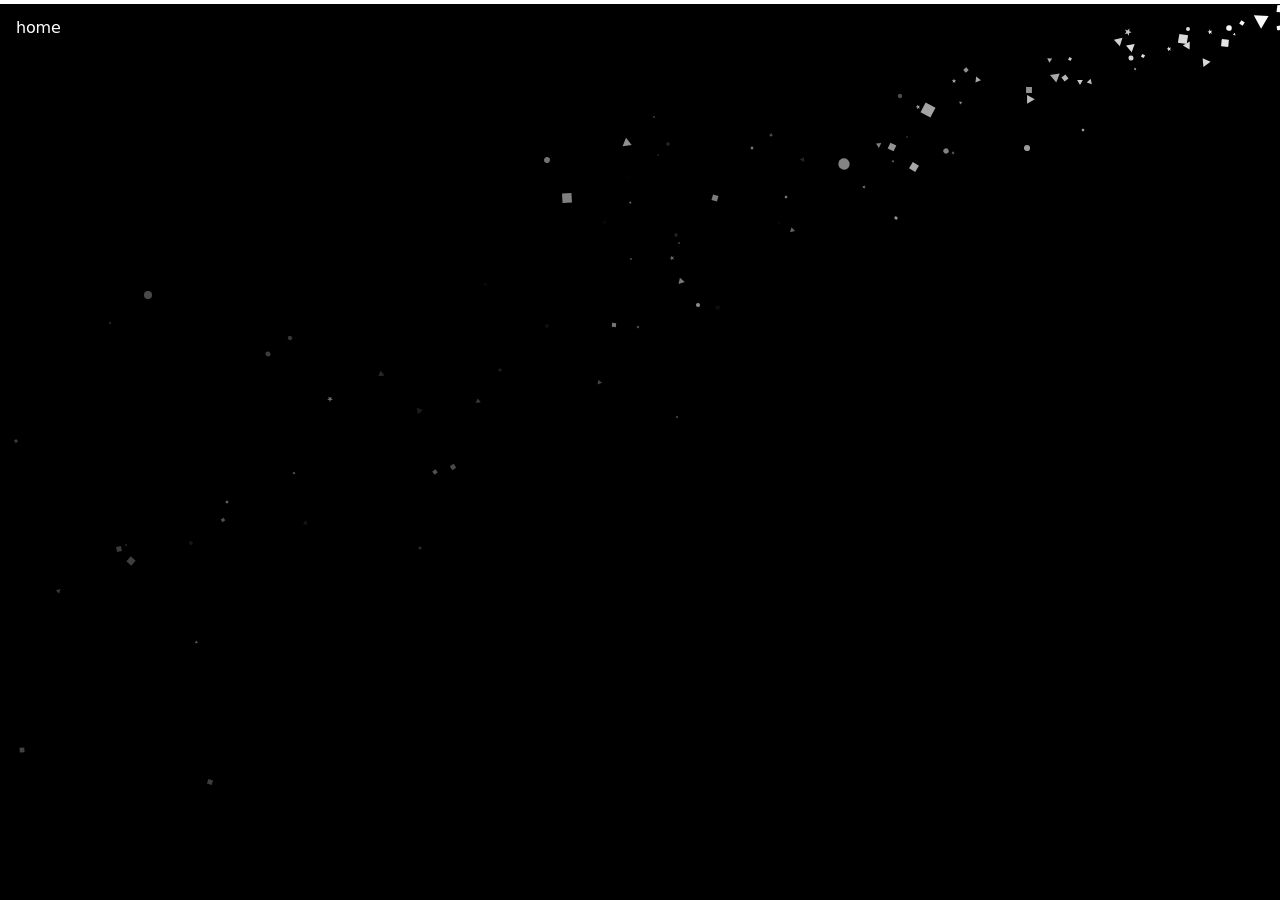
<file: projects/vibe/boo3d/page.html>
<!DOCTYPE html>
<html lang="ko">

<head>
    <script>document.title = 'archive';</script>
    <meta charset="UTF-8">
    <meta name="viewport" content="width=device-width, initial-scale=1.0">
    <title>archive</title>
    <meta property="og:type" content="website">
    <meta property="og:site_name" content="Portfolio Archive">
    <meta property="og:title" content="archive">
    <meta property="og:description" content="Portfolio Archive">
    <meta property="og:image" content="../../../og-image.png">
    <link rel="icon" type="image/svg+xml" href="../../../favicon.svg">
    <style>
        * {
            margin: 0;
            padding: 0;
            box-sizing: border-box;
        }

        :root {
            --color-bg: #000000;
            --color-text: #ffffff;
            --font-primary: -apple-system, BlinkMacSystemFont, 'SF Pro Display', 'SF Pro Text', system-ui, sans-serif;
        }

        html {
            font-size: 16px;
            /* 브라우저 스크롤바 숨김 (그라운드룰) */
            scrollbar-width: none;
            /* Firefox */
            -ms-overflow-style: none;
            /* IE and Edge */
        }

        html::-webkit-scrollbar {
            display: none;
            /* Chrome, Safari, Opera */
        }

        body {
            background-color: var(--color-bg);
            color: var(--color-text);
            font-family: var(--font-primary);
            line-height: 1.5;
            overflow: hidden;
            width: 100vw;
            height: 100vh;
            /* 브라우저 스크롤바 숨김 (그라운드룰) */
            scrollbar-width: none;
            /* Firefox */
            -ms-overflow-style: none;
            /* IE and Edge */
        }

        body::-webkit-scrollbar {
            display: none;
            /* Chrome, Safari, Opera */
        }

        /* Navigation Bar - matches main page exactly */
        .top-bar {
            position: fixed;
            top: 0;
            left: 0;
            right: 0;
            display: flex;
            justify-content: space-between;
            align-items: flex-start;
            padding: 1.25vw;
            z-index: 10002;
        }

        .nav-left {
            display: flex;
            align-items: center;
            position: relative;
        }

        .nav-left {
            display: flex;
            align-items: center;
        }

        .nav-back {
            font-size: max(16px, 0.833vw);
            font-weight: 400;
            letter-spacing: -0.01em;
            text-decoration: none;
            color: inherit;
            opacity: 0;
            cursor: pointer;
            white-space: nowrap;
            width: 0;
            margin-right: 0;
            overflow: hidden;
            transition: opacity 0.8s cubic-bezier(0.25, 0.1, 0.25, 1),
                width 0.8s cubic-bezier(0.25, 0.1, 0.25, 1),
                margin-right 0.8s cubic-bezier(0.25, 0.1, 0.25, 1),
                transform 0.8s cubic-bezier(0.25, 0.1, 0.25, 1);
        }

        body.loaded.can-go-back .nav-back,
        body.header-ready.can-go-back .nav-back {
            opacity: 1;
            width: auto;
            margin-right: 14px;
        }

        /* Skip animation on refresh/direct access */
        body.header-ready .nav-back {
            transition: none;
        }

        .nav-back:hover {
            opacity: 1;
            text-decoration: line-through;
        }

        /* Hide back button by default if not from home */
        .nav-back {
            pointer-events: none;
        }

        body.can-go-back .nav-back {
            pointer-events: auto;
        }

        .top-bar.transitioning .nav-back {
            opacity: 0;
            width: 0;
            margin-right: 0;
            transform: translateX(-20px);
        }

        .nav-home {
            font-size: max(16px, 0.833vw);
            font-weight: 400;
            letter-spacing: -0.01em;
            text-decoration: none;
            color: inherit;
            cursor: pointer;
        }

        .nav-home:hover {
            text-decoration: line-through;
        }

        /* Light mode theme */
        body.light-mode {
            background-color: #ffffff;
            color: #000000;
        }

        body.light-mode .nav-back,
        body.light-mode .nav-home {
            color: #000000;
        }

        /* Project Frame */
        .project-frame {
            position: fixed;
            top: 0;
            left: 0;
            width: 100%;
            height: 100%;
            border: none;
        }

        /* Loading Progress Bar */
        .loading {
            position: fixed;
            top: 0;
            left: 0;
            width: 100%;
            height: 100%;
            background: var(--color-bg);
            pointer-events: none;
            z-index: 10001;
        }

        .progress-bar {
            position: absolute;
            top: 0;
            left: 0;
            width: 100%;
            height: 4px;
            background: rgba(255, 255, 255, 0.1);
            overflow: visible;
        }

        .progress-fill {
            width: 0%;
            height: 100%;
            background: #ffffff;
            transition: width 0.1s ease-out;
            position: relative;
        }

        .particle-container {
            position: absolute;
            top: 0;
            left: 0;
            width: 100%;
            height: 100vh;
            overflow: hidden;
            pointer-events: none;
        }

        .particle {
            position: absolute;
            width: 6px;
            height: 6px;
            pointer-events: none;
            background: #ffffff;
        }

        .particle.small {
            width: 4px;
            height: 4px;
        }

        .particle.large {
            width: 10px;
            height: 10px;
        }

        .particle.circle {
            border-radius: 50%;
        }

        .particle.square {
            border-radius: 0;
        }

        .particle.triangle {
            background: transparent !important;
            width: 0 !important;
            height: 0 !important;
            border-left: 4px solid transparent;
            border-right: 4px solid transparent;
            border-bottom: 7px solid #ffffff;
        }

        .particle.triangle.small {
            border-left-width: 3px;
            border-right-width: 3px;
            border-bottom-width: 5px;
        }

        .particle.triangle.large {
            border-left-width: 6px;
            border-right-width: 6px;
            border-bottom-width: 10px;
        }

        .particle.star {
            clip-path: polygon(50% 0%, 61% 35%, 98% 35%, 68% 57%, 79% 91%, 50% 70%, 21% 91%, 32% 57%, 2% 35%, 39% 35%);
        }

        .particle.diamond {
            clip-path: polygon(50% 0%, 100% 50%, 50% 100%, 0% 50%);
        }

        body.light-mode .loading {
            background: #ffffff;
        }

        body.light-mode .progress-bar {
            background: rgba(0, 0, 0, 0.1);
        }

        body.light-mode .progress-fill {
            background: #000000;
        }

        body.light-mode .particle {
            background: #000000 !important;
        }

        body.light-mode .particle.triangle {
            border-bottom-color: #000000 !important;
        }

        /* Hide content until loaded */
        body.is-loading .project-frame {
            opacity: 0;
        }

        /* Header stays above loading */
        .top-bar {
            z-index: 10002;
        }

        body.loaded .loading {
            opacity: 0;
            transition: opacity 0.5s ease;
            pointer-events: none;
        }

        /* Responsive - Tablet */
        @media (max-width: 1024px) {
            .top-bar {
                padding: 3vw;
            }

            .nav-back {
                font-size: 2vw;
            }

            .nav-home {
                font-size: 2vw;
            }

        }

        /* Responsive - Mobile */
        @media (max-width: 768px) {
            .top-bar {
                padding: 4vw;
            }

            .nav-back {
                font-size: 3.5vw;
            }

            .nav-home {
                font-size: 3.5vw;
            }

            /* Remove hover effects on mobile */
            .nav-back:hover,
            .nav-home:hover {
                text-decoration: none !important;
            }
        }

        /* Responsive - Small Mobile */
        @media (max-width: 480px) {
            .top-bar {
                padding: 5vw;
            }

            .nav-back {
                font-size: 4vw;
            }

            .nav-home {
                font-size: 4vw;
            }

            /* Remove hover effects on mobile */
            .nav-back:hover,
            .nav-home:hover {
                text-decoration: none !important;
            }

        }
    </style>
</head>

<body class="is-loading">
    <!-- Loading Progress Bar -->
    <div class="loading">
        <div class="progress-bar">
            <div class="progress-fill"></div>
        </div>
        <div class="particle-container"></div>
    </div>

    <header class="top-bar">
        <div class="nav-left">
            <a href="/" class="nav-back">← back</a>
            <a href="/" class="nav-home">home</a>
        </div>
    </header>

    <iframe src="index.html" class="project-frame" allowfullscreen></iframe>

    <script>
        const navBack = document.querySelector('.nav-back');
        const topBar = document.querySelector('.top-bar');
        const loading = document.querySelector('.loading');
        const progressFill = document.querySelector('.progress-fill');
        const particleContainer = document.querySelector('.particle-container');
        let lastParticleTime = 0;
        let currentProgress = 0;
        let loadingFinished = false;

        // Check if coming from home page
        const fromHome = sessionStorage.getItem('fromHome');
        const skipHeaderAnimation = !fromHome;

        if (fromHome) {
            // Clear the flag
            sessionStorage.removeItem('fromHome');
            document.body.classList.add('can-go-back');
        }

        // If direct access or refresh, show header in loaded state immediately
        if (skipHeaderAnimation) {
            document.body.classList.add('header-ready');
        }

        // Particle System
        const shapes = ['circle', 'square', 'triangle', 'star', 'diamond'];

        function createParticle(x) {
            if (!particleContainer) return;

            const particle = document.createElement('div');
            particle.className = 'particle';

            const rand = Math.random();
            if (rand > 0.8) particle.classList.add('large');
            else if (rand < 0.3) particle.classList.add('small');

            // Random shape
            const shape = shapes[Math.floor(Math.random() * shapes.length)];
            particle.classList.add(shape);

            const opacity = 1;
            const isLight = document.body.classList.contains('light-mode');
            particle.style.background = isLight ? '#000000' : '#ffffff';

            particle.style.left = x + 'px';
            particle.style.top = '2px';

            const vx = (Math.random() - 0.5) * 8;
            const vy = Math.random() * 6 + 2;
            const rotation = Math.random() * 360;
            const scale = 0.5 + Math.random() * 1;
            const lifetime = 800 + Math.random() * 1200;

            particle.style.transform = `scale(${scale}) rotate(${rotation}deg)`;
            particleContainer.appendChild(particle);

            let startTime = Date.now();
            let posX = x;
            let posY = 2;
            let velocityX = vx;
            let velocityY = vy;

            function animateParticle() {
                const elapsed = Date.now() - startTime;
                const prog = elapsed / lifetime;

                if (prog >= 1) {
                    particle.remove();
                    return;
                }

                velocityY += 0.15;
                posX += velocityX;
                posY += velocityY;

                const fadeOpacity = (1 - prog) * opacity;
                const currentScale = scale * (1 - prog * 0.5);

                particle.style.left = posX + 'px';
                particle.style.top = posY + 'px';
                particle.style.opacity = fadeOpacity;
                particle.style.transform = `scale(${currentScale}) rotate(${rotation + elapsed * 0.2}deg)`;

                requestAnimationFrame(animateParticle);
            }

            requestAnimationFrame(animateParticle);
        }

        function createParticleBurst(x, count) {
            for (let i = 0; i < count; i++) {
                setTimeout(() => createParticle(x), i * 20);
            }
        }

        function updateProgress(value) {
            currentProgress = Math.min(value, 100);
            if (progressFill) {
                progressFill.style.width = currentProgress + '%';

                const now = Date.now();
                if (now - lastParticleTime > 15) {
                    const x = progressFill.getBoundingClientRect().width;
                    createParticle(x);
                    createParticle(x);
                    if (Math.random() > 0.5) createParticle(x);
                    lastParticleTime = now;
                }
            }
        }

        let completionStarted = false;
        function runCompleteTo100() {
            if (completionStarted) return;
            completionStarted = true;
            clearInterval(progressInterval);
            const completeInterval = setInterval(() => {
                if (currentProgress < 100) {
                    updateProgress(currentProgress + 2);
                } else {
                    clearInterval(completeInterval);
                    finishLoading();
                }
            }, 20);
        }

        function finishLoading() {
            if (loadingFinished) return;
            loadingFinished = true;

            createParticleBurst(window.innerWidth, 20);

            setTimeout(() => {
                document.body.classList.remove('is-loading');
                document.body.classList.add('loaded');

                setTimeout(() => {
                    loading.style.display = 'none';
                }, 500);
            }, 300);
        }

        // Gradual progress (홈과 동일), load 또는 iframe 메시지 시 100% 완료
        let progressInterval = setInterval(() => {
            if (currentProgress < 90 && !loadingFinished) {
                updateProgress(currentProgress + 1);
            }
        }, 30);

        window.addEventListener('load', runCompleteTo100);
        window.addEventListener('message', (e) => {
            if (e.data.type === 'loadingComplete') runCompleteTo100();
        });

        // Navigation - both back and home links
        const navHome = document.querySelector('.nav-home');

        // GitHub Pages 호환을 위한 홈 경로 계산
        function getHomePath() {
            const currentPath = window.location.pathname;
            const pathParts = currentPath.split('/').filter(p => p);
            const archiveIndex = pathParts.indexOf('archive');
            if (archiveIndex !== -1) {
                return '/' + pathParts.slice(0, archiveIndex + 1).join('/') + '/';
            }
            return '/';
        }

        // 백/홈 버튼 링크 설정
        const homePath = getHomePath();
        if (navBack) {
            navBack.setAttribute('href', homePath);
        }
        if (navHome) {
            navHome.setAttribute('href', homePath);
        }

        function navigateBack(e) {
            e.preventDefault();
            const homePath = getHomePath();

            topBar.classList.add('transitioning');

            setTimeout(() => {
                window.location.href = homePath;
            }, 600);
        }

        navBack.addEventListener('click', navigateBack);
        navHome.addEventListener('click', navigateBack);

        // Listen for theme changes from iframe
        window.addEventListener('message', (e) => {
            if (e.data.type === 'theme') {
                if (e.data.mode === 'light') {
                    document.body.classList.add('light-mode');
                } else {
                    document.body.classList.remove('light-mode');
                }
            }
        });

        // Check saved theme
        const savedTheme = localStorage.getItem('theme');
        const iframe = document.querySelector('.project-frame');

        if (savedTheme === 'light') {
            document.body.classList.add('light-mode');
            // Sync theme to iframe after it loads
            iframe.addEventListener('load', () => {
                if (iframe.contentWindow) {
                    iframe.contentWindow.postMessage({ type: 'themeChange', mode: 'light' }, '*');
                }
            });
        }

    </script>
</body>

</html>
</file>
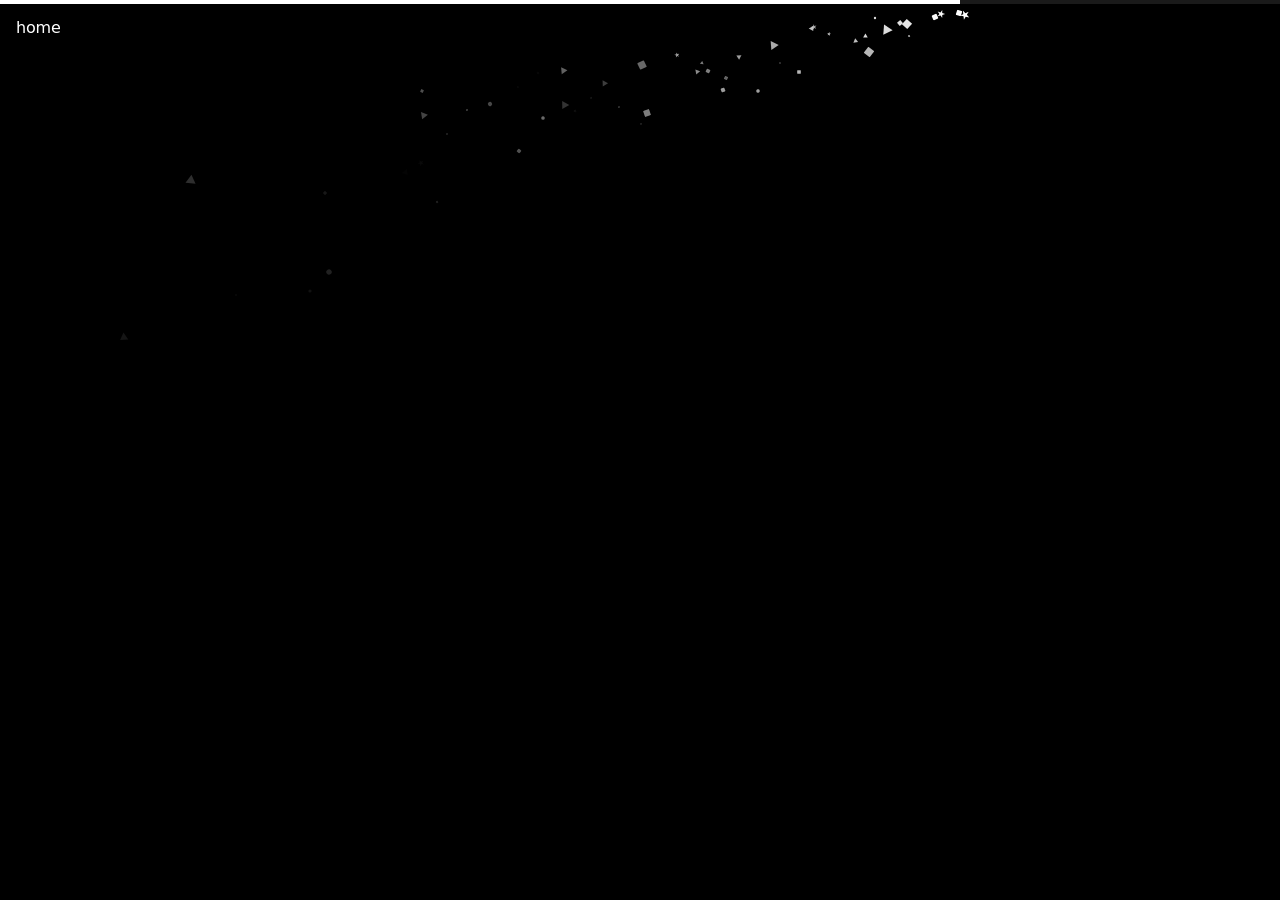
<file: projects/vibe/emoji/page.html>
<!DOCTYPE html>
<html lang="ko">

<head>
    <script>document.title = 'archive';</script>
    <meta charset="UTF-8">
    <meta name="viewport" content="width=device-width, initial-scale=1.0">
    <title>archive</title>
    <meta property="og:type" content="website">
    <meta property="og:site_name" content="Portfolio Archive">
    <meta property="og:title" content="archive">
    <meta property="og:description" content="Portfolio Archive">
    <meta property="og:image" content="../../../og-image.png">
    <link rel="icon" type="image/svg+xml" href="../../../favicon.svg">
    <style>
        * {
            margin: 0;
            padding: 0;
            box-sizing: border-box;
        }

        :root {
            --color-bg: #000000;
            --color-text: #ffffff;
            --font-primary: -apple-system, BlinkMacSystemFont, 'SF Pro Display', 'SF Pro Text', system-ui, sans-serif;
        }

        html {
            font-size: 16px;
            scrollbar-width: none;
            -ms-overflow-style: none;
        }

        html::-webkit-scrollbar {
            display: none;
        }

        body {
            background-color: var(--color-bg);
            color: var(--color-text);
            font-family: var(--font-primary);
            line-height: 1.5;
            overflow: hidden;
            width: 100vw;
            height: 100vh;
            scrollbar-width: none;
            -ms-overflow-style: none;
        }

        body::-webkit-scrollbar {
            display: none;
        }

        /* Navigation Bar */
        .top-bar {
            position: fixed;
            top: 0;
            left: 0;
            right: 0;
            display: flex;
            justify-content: space-between;
            align-items: flex-start;
            padding: 1.25vw;
            z-index: 1000;
        }

        .nav-left {
            display: flex;
            align-items: center;
        }

        .nav-back {
            font-size: max(16px, 0.833vw);
            font-weight: 400;
            letter-spacing: -0.01em;
            text-decoration: none;
            color: inherit;
            opacity: 0;
            cursor: pointer;
            white-space: nowrap;
            width: 0;
            margin-right: 0;
            overflow: hidden;
            transition: opacity 0.8s cubic-bezier(0.25, 0.1, 0.25, 1),
                width 0.8s cubic-bezier(0.25, 0.1, 0.25, 1),
                margin-right 0.8s cubic-bezier(0.25, 0.1, 0.25, 1),
                transform 0.8s cubic-bezier(0.25, 0.1, 0.25, 1);
        }

        body.loaded.can-go-back .nav-back,
        body.header-ready.can-go-back .nav-back {
            opacity: 1;
            width: auto;
            margin-right: 14px;
        }

        body.header-ready .nav-back {
            transition: none;
        }

        .nav-back:hover {
            opacity: 1;
            text-decoration: line-through;
        }

        /* Hide back button by default if not from home */
        .nav-back {
            pointer-events: none;
        }

        body.can-go-back .nav-back {
            pointer-events: auto;
        }

        .top-bar.transitioning .nav-back {
            opacity: 0;
            width: 0;
            margin-right: 0;
            transform: translateX(-20px);
        }

        .nav-home {
            font-size: max(16px, 0.833vw);
            font-weight: 400;
            letter-spacing: -0.01em;
            text-decoration: none;
            color: inherit;
            cursor: pointer;
        }

        .nav-home:hover {
            text-decoration: line-through;
        }

        body.light-mode {
            background-color: #ffffff;
            color: #000000;
        }

        body.light-mode .nav-back,
        body.light-mode .nav-home {
            color: #000000;
        }

        /* Project Frame */
        .project-frame {
            position: fixed;
            top: 0;
            left: 0;
            width: 100%;
            height: 100%;
            border: none;
        }

        /* Title & UI Overlay (Ground Rules) */
        .title-container {
            position: fixed;
            top: 5vw;
            left: 1.25vw;
            z-index: 100;
            max-width: 40vw;
            pointer-events: none;
        }

        .title {
            font-size: max(20px, 1.042vw);
            font-weight: 800;
            letter-spacing: 0;
            color: #fff;
            margin-bottom: calc(1vw - 5px);
            white-space: nowrap;
            line-height: 1.2;
            opacity: 0;
            transform: translateY(20px);
            transition: opacity 0.8s cubic-bezier(0.16, 1, 0.3, 1),
                transform 0.8s cubic-bezier(0.16, 1, 0.3, 1);
        }

        .title.animate {
            opacity: 1;
            transform: translateY(0);
        }

        .description {
            font-size: max(16px, 0.75vw);
            font-weight: 300;
            line-height: 1.5;
            color: rgba(255, 255, 255, 0.6);
            letter-spacing: -0.01em;
            margin-top: -0.3vw;
            opacity: 0;
            transform: translateY(20px);
            transition: opacity 0.8s cubic-bezier(0.16, 1, 0.3, 1) 0.2s,
                transform 0.8s cubic-bezier(0.16, 1, 0.3, 1) 0.2s;
        }

        .description.animate {
            opacity: 1;
            transform: translateY(0);
        }

        .description .desc-line {
            display: block;
            white-space: nowrap;
        }

        /* Loading Progress Bar */
        .loading {
            position: fixed;
            top: 0;
            left: 0;
            width: 100%;
            height: 100%;
            background: var(--color-bg);
            pointer-events: none;
            z-index: 10001;
        }

        .progress-bar {
            position: absolute;
            top: 0;
            left: 0;
            width: 100%;
            height: 4px;
            background: rgba(255, 255, 255, 0.1);
            overflow: visible;
        }

        .progress-fill {
            width: 0%;
            height: 100%;
            background: #ffffff;
            transition: width 0.1s ease-out;
            position: relative;
        }

        .particle-container {
            position: absolute;
            top: 0;
            left: 0;
            width: 100%;
            height: 100vh;
            overflow: hidden;
            pointer-events: none;
        }

        .particle {
            position: absolute;
            width: 6px;
            height: 6px;
            pointer-events: none;
            background: #ffffff;
        }

        .particle.small {
            width: 4px;
            height: 4px;
        }

        .particle.large {
            width: 10px;
            height: 10px;
        }

        .particle.circle {
            border-radius: 50%;
        }

        .particle.square {
            border-radius: 0;
        }

        .particle.triangle {
            background: transparent !important;
            width: 0 !important;
            height: 0 !important;
            border-left: 4px solid transparent;
            border-right: 4px solid transparent;
            border-bottom: 7px solid #ffffff;
        }

        .particle.triangle.small {
            border-left-width: 3px;
            border-right-width: 3px;
            border-bottom-width: 5px;
        }

        .particle.triangle.large {
            border-left-width: 6px;
            border-right-width: 6px;
            border-bottom-width: 10px;
        }

        .particle.star {
            clip-path: polygon(50% 0%, 61% 35%, 98% 35%, 68% 57%, 79% 91%, 50% 70%, 21% 91%, 32% 57%, 2% 35%, 39% 35%);
        }

        .particle.diamond {
            clip-path: polygon(50% 0%, 100% 50%, 50% 100%, 0% 50%);
        }

        body.light-mode .loading {
            background: #ffffff;
        }

        body.light-mode .progress-bar {
            background: rgba(0, 0, 0, 0.1);
        }

        body.light-mode .progress-fill {
            background: #000000;
        }

        body.light-mode .particle {
            background: #000000 !important;
        }

        body.light-mode .particle.triangle {
            border-bottom-color: #000000 !important;
        }

        body.is-loading .project-frame {
            opacity: 0;
        }

        body.is-loading .title-container {
            opacity: 0;
        }

        .top-bar {
            z-index: 10002;
        }

        body.loaded .loading {
            opacity: 0;
            transition: opacity 0.5s ease;
            pointer-events: none;
        }

        /* Responsive - Tablet */
        @media (max-width: 1024px) {
            .top-bar {
                padding: 3vw;
            }

            .nav-back,
            .nav-home {
                font-size: 2vw;
            }

            .title-container {
                top: calc(10vw - 10px);
                left: 3vw;
                right: 3vw;
                max-width: none;
                width: auto;
            }

            .title {
                font-size: 2.5vw;
                margin-bottom: calc(1.5vw - 5px);
            }

            .description {
                font-size: 1.5vw;
                width: 100%;
            }
        }

        /* Responsive - Mobile */
        @media (max-width: 768px) {
            .top-bar {
                padding: 4vw;
            }

            .nav-back,
            .nav-home {
                font-size: 3.5vw;
                text-decoration: none !important;
            }

            .title-container {
                top: 13vw;
                left: 4vw;
                right: 4vw;
                max-width: none;
                width: auto;
            }

            .title {
                font-size: 3.5vw;
                margin-bottom: calc(2vw - 5px);
            }

            .description {
                font-size: 2.3vw;
                line-height: 1.6;
                width: 100%;
            }

            .description .desc-line {
                white-space: normal;
            }
        }

        /* Responsive - Small Mobile */
        @media (max-width: 480px) {
            .top-bar {
                padding: 5vw;
            }

            .nav-back,
            .nav-home {
                font-size: 4vw;
                text-decoration: none !important;
            }

            .title-container {
                top: 17vw;
                left: 5vw;
                right: 5vw;
                max-width: none;
                width: auto;
            }

            .title {
                font-size: 4.5vw;
                margin-bottom: calc(2.5vw - 5px);
            }

            .description {
                font-size: 2.8vw;
                width: 100%;
            }
        }
    </style>
</head>

<body class="is-loading">
    <div class="loading">
        <div class="progress-bar">
            <div class="progress-fill"></div>
        </div>
        <div class="particle-container"></div>
    </div>

    <header class="top-bar">
        <div class="nav-left">
            <a href="/" class="nav-back">← back</a>
            <a href="/" class="nav-home">home</a>
        </div>
    </header>

    <div class="title-container">
        <h1 class="title" id="page-title">emoji event horizon</h1>
        <p class="description">
            <span class="desc-line">emojis floating in zero gravity, pulled into the abyss.</span>
            <span class="desc-line">watch them distort and vanish as they cross the point of no return.</span>
        </p>
    </div>

    <iframe src="index.html" class="project-frame" allowfullscreen></iframe>

    <script>
        // Character animation removed to match standard style

        const navBack = document.querySelector('.nav-back');
        const topBar = document.querySelector('.top-bar');
        const loading = document.querySelector('.loading');
        const progressFill = document.querySelector('.progress-fill');
        const particleContainer = document.querySelector('.particle-container');
        let lastParticleTime = 0;
        let currentProgress = 0;
        let loadingFinished = false;

        const fromHome = sessionStorage.getItem('fromHome');
        const skipHeaderAnimation = !fromHome;

        if (fromHome) {
            sessionStorage.removeItem('fromHome');
            document.body.classList.add('can-go-back');
        }

        if (skipHeaderAnimation) {
            document.body.classList.add('header-ready');
        }

        // Particle System
        const shapes = ['circle', 'square', 'triangle', 'star', 'diamond'];

        function createParticle(x) {
            if (!particleContainer) return;
            const particle = document.createElement('div');
            particle.className = 'particle';
            const rand = Math.random();
            if (rand > 0.8) particle.classList.add('large');
            else if (rand < 0.3) particle.classList.add('small');
            const shape = shapes[Math.floor(Math.random() * shapes.length)];
            particle.classList.add(shape);
            const opacity = 1;
            const isLight = document.body.classList.contains('light-mode');
            particle.style.background = isLight ? '#000000' : '#ffffff';
            particle.style.left = x + 'px';
            particle.style.top = '2px';
            const vx = (Math.random() - 0.5) * 8;
            const vy = Math.random() * 6 + 2;
            const rotation = Math.random() * 360;
            const scale = 0.5 + Math.random() * 1;
            const lifetime = 800 + Math.random() * 1200;
            particle.style.transform = `scale(${scale}) rotate(${rotation}deg)`;
            particleContainer.appendChild(particle);

            let startTime = Date.now();
            let posX = x;
            let posY = 2;
            let velocityX = vx;
            let velocityY = vy;

            function animateParticle() {
                const elapsed = Date.now() - startTime;
                const prog = elapsed / lifetime;
                if (prog >= 1) {
                    particle.remove();
                    return;
                }
                velocityY += 0.15;
                posX += velocityX;
                posY += velocityY;
                const fadeOpacity = (1 - prog) * opacity;
                const currentScale = scale * (1 - prog * 0.5);
                particle.style.left = posX + 'px';
                particle.style.top = posY + 'px';
                particle.style.opacity = fadeOpacity;
                particle.style.transform = `scale(${currentScale}) rotate(${rotation + elapsed * 0.2}deg)`;
                requestAnimationFrame(animateParticle);
            }
            requestAnimationFrame(animateParticle);
        }

        function createParticleBurst(x, count) {
            for (let i = 0; i < count; i++) {
                setTimeout(() => createParticle(x), i * 20);
            }
        }

        function updateProgress(value) {
            currentProgress = Math.min(value, 100);
            if (progressFill) {
                progressFill.style.width = currentProgress + '%';
                const now = Date.now();
                if (now - lastParticleTime > 15) {
                    const x = progressFill.getBoundingClientRect().width;
                    createParticle(x);
                    createParticle(x);
                    if (Math.random() > 0.5) createParticle(x);
                    lastParticleTime = now;
                }
            }
        }

        let completionStarted = false;
        function runCompleteTo100() {
            if (completionStarted) return;
            completionStarted = true;
            clearInterval(progressInterval);
            const completeInterval = setInterval(() => {
                if (currentProgress < 100) {
                    updateProgress(currentProgress + 2);
                } else {
                    clearInterval(completeInterval);
                    finishLoading();
                }
            }, 20);
        }

        function finishLoading() {
            if (loadingFinished) return;
            loadingFinished = true;
            createParticleBurst(window.innerWidth, 20);
            setTimeout(() => {
                document.body.classList.remove('is-loading');
                document.body.classList.add('loaded');

                // Trigger title/description animation
                const titleElement = document.querySelector('.title-container .title');
                const descriptionElement = document.querySelector('.title-container .description');

                if (titleElement) {
                    requestAnimationFrame(() => {
                        titleElement.classList.add('animate');
                    });
                }

                if (descriptionElement) {
                    requestAnimationFrame(() => {
                        descriptionElement.classList.add('animate');
                    });
                }

                setTimeout(() => {
                    loading.style.display = 'none';
                }, 500);
            }, 300);
        }

        let progressInterval = setInterval(() => {
            if (currentProgress < 90 && !loadingFinished) {
                updateProgress(currentProgress + 1);
            }
        }, 30);

        window.addEventListener('load', runCompleteTo100);
        window.addEventListener('message', (e) => {
            if (e.data && e.data.type === 'loadingComplete') runCompleteTo100();
        });

        const navHome = document.querySelector('.nav-home');
        function getHomePath() {
            const currentPath = window.location.pathname;
            const pathParts = currentPath.split('/').filter(p => p);
            const archiveIndex = pathParts.indexOf('archive');
            if (archiveIndex !== -1) {
                return '/' + pathParts.slice(0, archiveIndex + 1).join('/') + '/';
            }
            return '/';
        }

        const homePath = getHomePath();
        if (navBack) navBack.setAttribute('href', homePath);
        if (navHome) navHome.setAttribute('href', homePath);

        function navigateBack(e) {
            e.preventDefault();
            const homePath = getHomePath();
            topBar.classList.add('transitioning');
            setTimeout(() => {
                window.location.href = homePath;
            }, 600);
        }
        navBack.addEventListener('click', navigateBack);
        navHome.addEventListener('click', navigateBack);

        window.addEventListener('message', (e) => {
            if (e.data.type === 'theme') {
                if (e.data.mode === 'light') {
                    document.body.classList.add('light-mode');
                } else {
                    document.body.classList.remove('light-mode');
                }
            }
        });

        const savedTheme = localStorage.getItem('theme');
        if (savedTheme === 'light') {
            document.body.classList.add('light-mode');
        }
    </script>
</body>

</html>
</file>
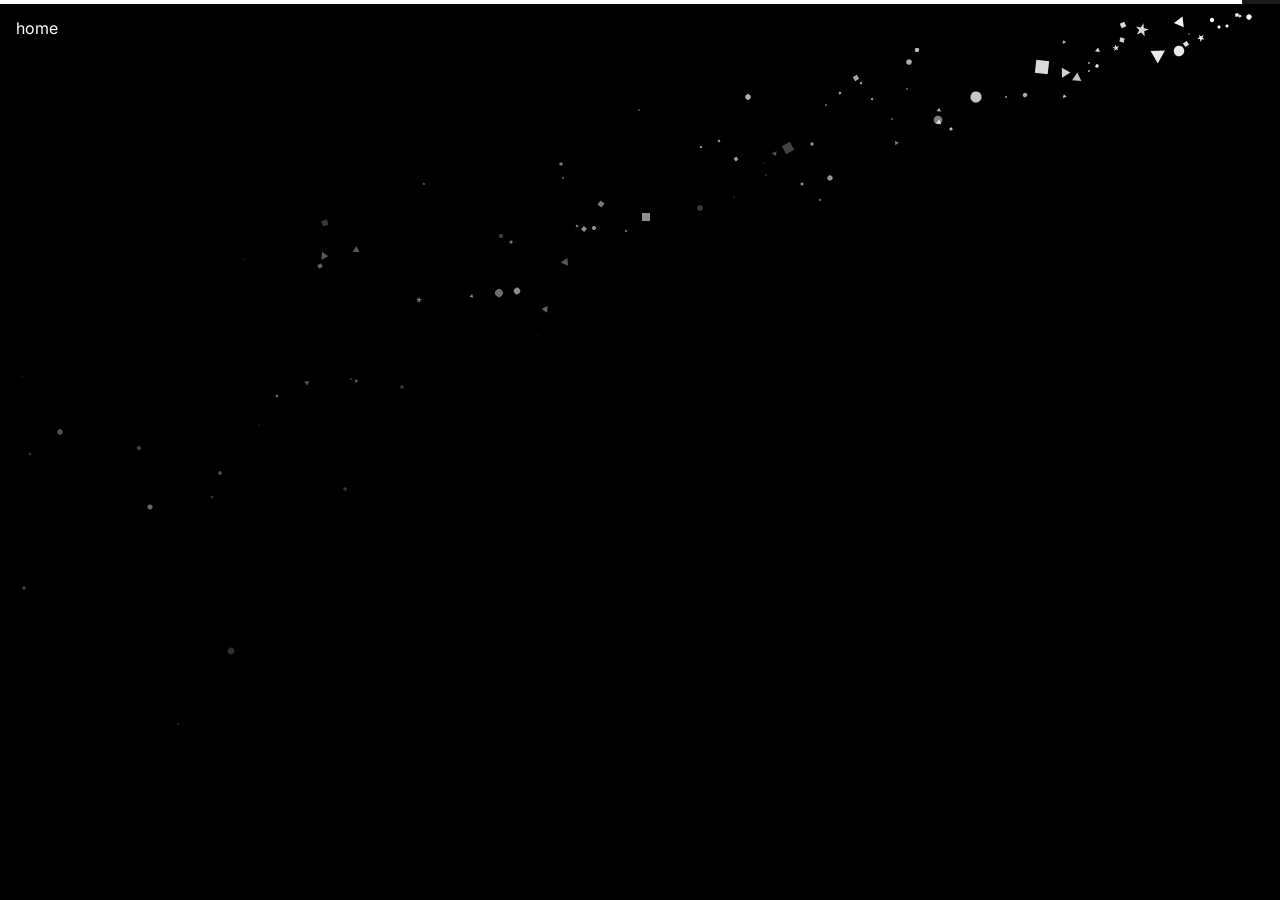
<file: projects/vibe/wordscroll/page.html>
<!DOCTYPE html>
<html lang="ko">

<head>
    <script>document.title = 'archive';</script>
    <meta charset="UTF-8">
    <meta name="viewport" content="width=device-width, initial-scale=1.0">
    <title>archive</title>
    <meta property="og:type" content="website">
    <meta property="og:site_name" content="Portfolio Archive">
    <meta property="og:title" content="archive">
    <meta property="og:description" content="Portfolio Archive">
    <meta property="og:image" content="../../../og-image.png">
    <link rel="icon" type="image/svg+xml" href="../../../favicon.svg">
    <script src="https://cdn.jsdelivr.net/npm/gsap@3.12.5/dist/gsap.min.js"></script>
    <style>
        @import url('https://fonts.googleapis.com/css2?family=Inter:wght@400;700;900&display=swap');

        * {
            margin: 0;
            padding: 0;
            box-sizing: border-box;
        }

        :root {
            --color-bg: #000000;
            --color-text: #ffffff;
            --color-accent: #00FFA3;
            --font-primary: 'Inter', -apple-system, BlinkMacSystemFont, 'SF Pro Display', system-ui, sans-serif;
        }

        html {
            font-size: 16px;
            scrollbar-width: none;
            -ms-overflow-style: none;
        }

        html::-webkit-scrollbar {
            display: none;
        }

        body {
            background-color: var(--color-bg);
            color: var(--color-text);
            font-family: var(--font-primary);
            line-height: 1.5;
            overflow: hidden;
            width: 100vw;
            height: 100vh;
            scrollbar-width: none;
            -ms-overflow-style: none;
        }

        body::-webkit-scrollbar {
            display: none;
        }

        /* ===== Waveform ===== (GPU 레이어로 끊김 감소) */
        .waveform-canvas {
            position: fixed;
            top: 0;
            left: 0;
            width: 100%;
            height: 100%;
            z-index: -1;
            opacity: 0;
            transition: opacity 0.6s ease;
            transform: translateZ(0);
            will-change: transform;
        }

        .waveform-canvas.active {
            opacity: 1;
        }

        /* ===== Sound Toggle ===== */
        .sound-toggle {
            position: fixed;
            bottom: 24px;
            left: 24px;
            width: 40px;
            height: 40px;
            background: none;
            border: 1px solid rgba(255, 255, 255, 0.15);
            border-radius: 50%;
            cursor: pointer;
            display: flex;
            align-items: center;
            justify-content: center;
            z-index: 10003;
            opacity: 0;
            transform: translateY(10px);
            transition: opacity 0.6s ease, transform 0.6s ease, border-color 0.3s ease;
            padding: 0;
            outline: none;
        }

        .sound-toggle:focus,
        .sound-toggle:focus-visible {
            outline: none;
            box-shadow: none;
        }

        .sound-toggle.visible {
            opacity: 1;
            transform: translateY(0);
        }

        .volume-wrap {
            position: fixed;
            bottom: 72px;
            left: 24px;
            width: 40px;
            height: 88px;
            display: flex;
            align-items: center;
            justify-content: center;
            z-index: 10003;
            opacity: 0;
            transform: translateY(10px);
            transition: opacity 0.6s ease, transform 0.6s ease;
        }

        .volume-wrap::before {
            content: '';
            position: absolute;
            left: 50%;
            top: 4px;
            bottom: 4px;
            transform: translateX(-50%);
            width: 6px;
            background: rgba(255, 255, 255, 0.12);
            border-radius: 3px;
            pointer-events: none;
        }

        body.loaded .volume-wrap {
            opacity: 1;
            transform: translateY(0);
        }

        .volume-wrap input[type="range"] {
            position: relative;
            z-index: 1;
            width: 88px;
            height: 6px;
            margin: 0;
            transform: rotate(-90deg);
            -webkit-appearance: none;
            appearance: none;
            background: transparent;
            outline: none;
        }

        .volume-wrap input[type="range"]::-webkit-slider-runnable-track {
            height: 6px;
            background: transparent;
            border-radius: 3px;
        }

        .volume-wrap input[type="range"]::-webkit-slider-thumb {
            -webkit-appearance: none;
            width: 14px;
            height: 14px;
            margin-top: -4px;
            border-radius: 50%;
            background: rgba(255, 255, 255, 0.85);
            box-shadow: 0 0 0 1px rgba(255, 255, 255, 0.2);
            cursor: pointer;
            transition: background 0.2s, transform 0.2s;
        }

        .volume-wrap input[type="range"]::-webkit-slider-thumb:hover {
            background: #fff;
            transform: scale(1.1);
        }

        .volume-wrap input[type="range"]::-moz-range-track {
            width: 6px;
            height: 88px;
            background: transparent;
            border-radius: 3px;
        }

        .volume-wrap input[type="range"]::-moz-range-thumb {
            width: 14px;
            height: 14px;
            border-radius: 50%;
            background: rgba(255, 255, 255, 0.85);
            box-shadow: 0 0 0 1px rgba(255, 255, 255, 0.2);
            cursor: pointer;
            border: none;
            transition: background 0.2s, transform 0.2s;
        }

        .volume-wrap input[type="range"]::-moz-range-thumb:hover {
            background: #fff;
            transform: scale(1.1);
        }

        .sound-toggle:hover {
            border-color: #FFFFFF;
        }

        .sound-toggle svg {
            width: 18px;
            height: 18px;
            fill: none;
            stroke: rgba(255, 255, 255, 0.5);
            stroke-width: 1.5;
            stroke-linecap: round;
            stroke-linejoin: round;
            transition: stroke 0.3s ease;
        }

        .sound-toggle:hover svg {
            stroke: #FFFFFF;
        }

        @keyframes sound-icon-pulse {
            0%, 100% { opacity: 0.7; transform: scale(1); }
            50% { opacity: 1; transform: scale(1.08); }
        }

        .sound-toggle svg {
            animation: sound-icon-pulse 2s ease-in-out infinite;
        }

        .sound-toggle.muted svg {
            animation: none;
        }

        .sound-toggle .icon-muted {
            display: none;
        }

        .sound-toggle.muted .icon-sound {
            display: none;
        }

        .sound-toggle.muted .icon-muted {
            display: block;
        }

        /* ===== Navigation Bar ===== */
        .top-bar {
            position: fixed;
            top: 0;
            left: 0;
            right: 0;
            display: flex;
            justify-content: space-between;
            align-items: flex-start;
            padding: 1.25vw;
            z-index: 10002;
        }

        .nav-left {
            display: flex;
            align-items: center;
            position: relative;
        }

        .nav-back {
            font-size: max(16px, 0.833vw);
            font-weight: 400;
            letter-spacing: -0.01em;
            text-decoration: none;
            color: inherit;
            opacity: 0;
            cursor: pointer;
            white-space: nowrap;
            width: 0;
            margin-right: 0;
            overflow: hidden;
            pointer-events: none;
            transition: opacity 0.8s cubic-bezier(0.25, 0.1, 0.25, 1),
                width 0.8s cubic-bezier(0.25, 0.1, 0.25, 1),
                margin-right 0.8s cubic-bezier(0.25, 0.1, 0.25, 1),
                transform 0.8s cubic-bezier(0.25, 0.1, 0.25, 1);
        }

        body.loaded.can-go-back .nav-back,
        body.header-ready.can-go-back .nav-back {
            opacity: 1;
            width: auto;
            margin-right: 14px;
        }

        body.header-ready .nav-back {
            transition: none;
        }

        .nav-back:hover {
            opacity: 1;
            text-decoration: line-through;
        }

        body.can-go-back .nav-back {
            pointer-events: auto;
        }

        .top-bar.transitioning .nav-back {
            opacity: 0;
            width: 0;
            margin-right: 0;
            transform: translateX(-20px);
        }

        .nav-home {
            font-size: max(16px, 0.833vw);
            font-weight: 400;
            letter-spacing: -0.01em;
            text-decoration: none;
            color: inherit;
            cursor: pointer;
        }

        .nav-home:hover {
            text-decoration: line-through;
        }

        /* ===== Title & Description ===== */
        .title-container {
            position: fixed;
            top: 5vw;
            left: 1.25vw;
            z-index: 1001;
            max-width: 40vw;
            pointer-events: none;
        }

        .title-container .title {
            font-size: max(20px, 1.042vw);
            font-weight: 800;
            letter-spacing: 0;
            color: inherit;
            margin-bottom: calc(1vw - 5px);
            line-height: 1.2;
            opacity: 0;
            transform: translateY(20px);
            transition: opacity 0.8s cubic-bezier(0.16, 1, 0.3, 1),
                transform 0.8s cubic-bezier(0.16, 1, 0.3, 1);
        }

        .title-container .title.animate {
            opacity: 1;
            transform: translateY(0);
        }

        .title-container .description {
            font-size: max(16px, 0.75vw);
            font-weight: 300;
            line-height: 1.5;
            color: rgba(255, 255, 255, 0.6);
            letter-spacing: -0.01em;
            margin-top: -0.3vw;
            opacity: 0;
            transform: translateY(20px);
            transition: opacity 0.8s cubic-bezier(0.16, 1, 0.3, 1) 0.2s,
                transform 0.8s cubic-bezier(0.16, 1, 0.3, 1) 0.2s;
        }

        .title-container .description.animate {
            opacity: 1;
            transform: translateY(0);
        }

        .title-container .description .desc-line {
            display: block;
        }

        .title-container .hint {
            font-size: max(11px, 0.6vw);
            font-weight: 300;
            color: rgba(255, 255, 255, 0.3);
            letter-spacing: 0.05em;
            margin-top: 1.2vw;
            text-transform: uppercase;
            opacity: 0;
            transform: translateY(10px);
            transition: opacity 0.8s cubic-bezier(0.16, 1, 0.3, 1) 0.4s,
                transform 0.8s cubic-bezier(0.16, 1, 0.3, 1) 0.4s;
        }

        .title-container .hint.animate {
            opacity: 1;
            transform: translateY(0);
        }

        .hint--mobile {
            display: none;
        }

        .play-gate__message--mobile {
            display: none;
        }

        @media (max-width: 768px) {
            .hint--desktop {
                display: none;
            }

            .hint--mobile {
                display: block;
            }

            .play-gate__message--desktop {
                display: none;
            }

            .play-gate__message--mobile {
                display: block;
            }

            .volume-wrap,
            body.loaded .volume-wrap {
                display: none !important;
            }
        }

        /* ===== Word Scroll Main ===== */
        .looping-words-wrapper {
            position: fixed;
            top: 0;
            left: 0;
            width: 100%;
            height: 100%;
            display: flex;
            justify-content: center;
            align-items: center;
            z-index: -1;
        }

        .looping-words {
            height: 0.9em;
            padding-left: 0.1em;
            padding-right: 0.1em;
            font-size: 11vw;
            line-height: 0.9;
            position: relative;
        }

        .looping-words__containers {
            width: 100%;
            height: 100%;
            position: relative;
            overflow: visible;
        }

        .looping-words__list {
            text-align: center;
            text-transform: uppercase;
            white-space: nowrap;
            flex-flow: column;
            align-items: center;
            margin: 0;
            padding: 0;
            font-family: 'Inter', sans-serif;
            font-weight: 900;
            list-style: none;
            display: flex;
            position: relative;
        }

        .looping-words__item {
            display: flex;
            align-items: center;
            justify-content: center;
            cursor: default;
            opacity: 0.3;
            transition: opacity 0.35s ease;
        }

        .looping-words__item.is-active {
            opacity: 1;
        }

        .looping-words__p {
            margin: 0;
            line-height: 0.9;
        }

        /* Fade gradient mask (비활성) */
        .looping-words__fade {
            display: none;
        }

        /* Corner selector frame */
        .looping-words__selector {
            pointer-events: none;
            width: 100%;
            height: 100%;
            position: absolute;
            top: 0;
            left: 50%;
            transform: translateX(-50%);
            z-index: 3;
        }

        .looping-words__edge {
            border-top: 0.035em solid var(--color-accent);
            border-left: 0.035em solid var(--color-accent);
            width: 0.125em;
            height: 0.125em;
            position: absolute;
            top: 0;
            left: 0;
            transition: border-color 0.5s ease;
        }

        .looping-words__edge.is--2 {
            left: auto;
            right: 0;
            transform: rotate(90deg);
        }

        .looping-words__edge.is--3 {
            inset: auto 0 0 auto;
            transform: rotate(180deg);
        }

        .looping-words__edge.is--4 {
            top: auto;
            bottom: 0;
            transform: rotate(270deg);
        }

        /* ===== Loading ===== */
        .loading {
            position: fixed;
            top: 0;
            left: 0;
            width: 100%;
            height: 100%;
            background: var(--color-bg);
            pointer-events: none;
            z-index: 10001;
        }

        .progress-bar {
            position: absolute;
            top: 0;
            left: 0;
            width: 100%;
            height: 4px;
            background: rgba(255, 255, 255, 0.1);
            overflow: visible;
        }

        .progress-fill {
            width: 0%;
            height: 100%;
            background: #ffffff;
            transition: width 0.1s ease-out;
            position: relative;
        }

        .particle-container {
            position: absolute;
            top: 0;
            left: 0;
            width: 100%;
            height: 100vh;
            overflow: hidden;
            pointer-events: none;
        }

        .particle {
            position: absolute;
            width: 6px;
            height: 6px;
            pointer-events: none;
            background: #ffffff;
        }

        .particle.small {
            width: 4px;
            height: 4px;
        }

        .particle.large {
            width: 10px;
            height: 10px;
        }

        .particle.circle {
            border-radius: 50%;
        }

        .particle.square {
            border-radius: 0;
        }

        .particle.triangle {
            background: transparent !important;
            width: 0 !important;
            height: 0 !important;
            border-left: 4px solid transparent;
            border-right: 4px solid transparent;
            border-bottom: 7px solid #ffffff;
        }

        .particle.triangle.small {
            border-left-width: 3px;
            border-right-width: 3px;
            border-bottom-width: 5px;
        }

        .particle.triangle.large {
            border-left-width: 6px;
            border-right-width: 6px;
            border-bottom-width: 10px;
        }

        .particle.star {
            clip-path: polygon(50% 0%, 61% 35%, 98% 35%, 68% 57%, 79% 91%, 50% 70%, 21% 91%, 32% 57%, 2% 35%, 39% 35%);
        }

        .particle.diamond {
            clip-path: polygon(50% 0%, 100% 50%, 50% 100%, 0% 50%);
        }

        body.is-loading .looping-words-wrapper {
            opacity: 0;
        }

        body.loaded .loading {
            opacity: 0;
            transition: opacity 0.5s ease;
            pointer-events: none;
        }

        body.loaded .looping-words-wrapper {
            opacity: 1;
            transition: opacity 0.6s ease 0.2s;
        }

        /* ===== Play gate (dim + click to play) ===== */
        .play-gate {
            position: fixed;
            inset: 0;
            background: rgba(0, 0, 0, 0.85);
            z-index: 10010;
            display: flex;
            align-items: center;
            justify-content: center;
            cursor: pointer;
            opacity: 0;
            transition: opacity 0.5s ease;
            pointer-events: none;
        }

        body.loaded .play-gate:not(.is-dismissed) {
            opacity: 1;
            pointer-events: auto;
        }

        .play-gate.is-dismissed {
            opacity: 0;
            pointer-events: none;
        }

        .play-gate__inner {
            display: flex;
            flex-direction: column;
            align-items: center;
            gap: 0;
        }

        .play-gate__icon-wrap {
            position: relative;
            display: inline-flex;
            align-items: center;
            justify-content: center;
            margin-bottom: 11px;
            transform: scale(1.3);
        }

        .play-gate__icon-wrap::before,
        .play-gate__icon-wrap::after {
            content: '';
            position: absolute;
            width: 100%;
            height: 100%;
            border-radius: 50%;
            background: rgba(255, 255, 255, 0.2);
            animation: play-gate-sound-ring 2s ease-out infinite;
            pointer-events: none;
        }

        .play-gate__icon-wrap::after {
            animation-delay: 0.6s;
        }

        @keyframes play-gate-sound-ring {
            0% { transform: scale(1.12); opacity: 0.85; }
            100% { transform: scale(2.56); opacity: 0; }
        }

        .play-gate__icon {
            position: relative;
            z-index: 1;
            width: 25.2px;
            height: 25.2px;
            stroke: rgba(255, 255, 255, 0.9);
            stroke-width: 1.2px;
            fill: none;
            stroke-linecap: round;
            stroke-linejoin: round;
            animation: play-gate-icon-pulse 1.6s ease-in-out infinite;
        }

        @keyframes play-gate-icon-pulse {
            0%, 100% { transform: scale(1); opacity: 0.92; }
            50% { transform: scale(1.05); opacity: 1; }
        }

        .play-gate__message {
            color: rgba(255, 255, 255, 0.9);
            font-size: clamp(11px, 1.2vw, 14px);
            font-weight: 400;
            letter-spacing: 0.04em;
            text-align: center;
        }

        /* ===== Responsive - Tablet ===== */
        @media (max-width: 1024px) {
            .top-bar {
                padding: 3vw;
            }

            .nav-back {
                font-size: 2vw;
            }

            .nav-home {
                font-size: 2vw;
            }

            .title-container {
                top: 10vw;
                left: 3vw;
                max-width: none;
            }

            .title-container .title {
                white-space: normal;
            }

            .looping-words {
                font-size: min(14vw, 11.5vw + 1rem); /* 긴 단어 수용 */
            }
        }

        /* ===== Responsive - Mobile ===== */
        @media (max-width: 768px) {
            .top-bar {
                padding: 4vw;
            }

            .nav-back {
                font-size: 3.5vw;
            }

            .nav-home {
                font-size: 3.5vw;
            }

            .title-container {
                top: 14vw;
                left: 4vw;
            }

            .title-container .description .desc-line {
                white-space: normal;
            }

            .nav-back:hover,
            .nav-home:hover {
                text-decoration: none !important;
            }

            .looping-words {
                font-size: min(16vw, 12vw + 0.5rem); /* 모바일 긴 단어 */
            }
        }

        /* ===== Responsive - Small Mobile ===== */
        @media (max-width: 480px) {
            .top-bar {
                padding: 5vw;
            }

            .nav-back {
                font-size: 4vw;
            }

            .nav-home {
                font-size: 4vw;
            }

            .title-container {
                top: 18vw;
                left: 5vw;
            }

            .nav-back:hover,
            .nav-home:hover {
                text-decoration: none !important;
            }

            .looping-words {
                font-size: min(18vw, 10.5vw + 0.25rem); /* 소형 모바일 */
            }
        }
    </style>
</head>

<body class="is-loading">
    <!-- Waveform -->
    <canvas class="waveform-canvas" id="waveform"></canvas>
    <!-- Loading -->
    <div class="loading">
        <div class="progress-bar">
            <div class="progress-fill"></div>
        </div>
        <div class="particle-container"></div>
    </div>

    <!-- Play gate: dim + click to play -->
    <div class="play-gate" id="playGate" aria-label="Click to play">
        <div class="play-gate__inner">
            <span class="play-gate__icon-wrap">
                <svg class="play-gate__icon" viewBox="0 0 24 24" aria-hidden="true">
                    <path d="M11 5L6 9H2v6h4l5 4V5z" />
                    <path d="M19.07 4.93a10 10 0 0 1 0 14.14" />
                    <path d="M15.54 8.46a5 5 0 0 1 0 7.07" />
                </svg>
            </span>
            <p class="play-gate__message play-gate__message--desktop">Click to play</p>
            <p class="play-gate__message play-gate__message--mobile">Tap to play</p>
            <p class="play-gate__message">Please check your surroundings</p>
        </div>
    </div>

    <!-- Navigation -->
    <header class="top-bar">
        <div class="nav-left">
            <a href="/" class="nav-back">← back</a>
            <a href="/" class="nav-home">home</a>
        </div>
    </header>

    <!-- Volume -->
    <div class="volume-wrap">
        <input type="range" id="volumeRange" min="0" max="100" value="50" aria-label="Volume">
    </div>
    <!-- Sound Toggle -->
    <button class="sound-toggle" id="soundToggle" aria-label="Toggle sound">
        <svg class="icon-sound" viewBox="0 0 24 24">
            <path d="M11 5L6 9H2v6h4l5 4V5z" />
            <path d="M19.07 4.93a10 10 0 0 1 0 14.14" />
            <path d="M15.54 8.46a5 5 0 0 1 0 7.07" />
        </svg>
        <svg class="icon-muted" viewBox="0 0 24 24">
            <path d="M11 5L6 9H2v6h4l5 4V5z" />
            <line x1="23" y1="9" x2="17" y2="15" />
            <line x1="17" y1="9" x2="23" y2="15" />
        </svg>
    </button>

    <!-- Title & Description -->
    <div class="title-container">
        <h1 class="title">sound as shape</h1>
        <p class="description">
            <span class="desc-line">Real-time audio becomes waveform and color.</span>
            <span class="desc-line">Each genre paints its own space.</span>
        </p>
        <p class="hint hint--desktop">scroll or ↑↓ to navigate</p>
        <p class="hint hint--mobile">swipe to navigate</p>
    </div>

    <!-- Word Scroll Content -->
    <div class="looping-words-wrapper">
        <section class="looping-words">
            <div class="looping-words__containers">
                <ul data-looping-words-list class="looping-words__list">
                    <li class="looping-words__item">
                        <p class="looping-words__p">LOFI</p>
                    </li>
                    <li class="looping-words__item">
                        <p class="looping-words__p">HIPHOP</p>
                    </li>
                    <li class="looping-words__item">
                        <p class="looping-words__p">Techno</p>
                    </li>
                    <li class="looping-words__item">
                        <p class="looping-words__p">Jazz</p>
                    </li>
                    <li class="looping-words__item">
                        <p class="looping-words__p">Ambient</p>
                    </li>
                    <li class="looping-words__item">
                        <p class="looping-words__p">Drum&Bass</p>
                    </li>
                    <li class="looping-words__item">
                        <p class="looping-words__p">House</p>
                    </li>
                    <li class="looping-words__item">
                        <p class="looping-words__p">R&B</p>
                    </li>
                    <li class="looping-words__item">
                        <p class="looping-words__p">Funk</p>
                    </li>
                    <li class="looping-words__item">
                        <p class="looping-words__p">Synthwave</p>
                    </li>
                    <li class="looping-words__item">
                        <p class="looping-words__p">ROCK</p>
                    </li>
            </ul>
            </div>
            <div class="looping-words__fade"></div>
            <div data-looping-words-selector class="looping-words__selector">
                <div class="looping-words__edge"></div>
                <div class="looping-words__edge is--2"></div>
                <div class="looping-words__edge is--3"></div>
                <div class="looping-words__edge is--4"></div>
            </div>
        </section>
    </div>

    <script>
        // ===== Smart Back Button (그라운드룰) =====
        const navBack = document.querySelector('.nav-back');
        const topBar = document.querySelector('.top-bar');
        const loading = document.querySelector('.loading');
        const progressFill = document.querySelector('.progress-fill');
        const particleContainer = document.querySelector('.particle-container');
        let lastParticleTime = 0;
        let currentProgress = 0;
        let loadingFinished = false;

        const fromHome = sessionStorage.getItem('fromHome');
        const skipHeaderAnimation = !fromHome;

        if (fromHome) {
            sessionStorage.removeItem('fromHome');
            document.body.classList.add('can-go-back');
        }

        if (skipHeaderAnimation) {
            document.body.classList.add('header-ready');
        }

        // ===== Particle System =====
        const shapes = ['circle', 'square', 'triangle', 'star', 'diamond'];

        function createParticle(x) {
            if (!particleContainer) return;

            const particle = document.createElement('div');
            particle.className = 'particle';

            const rand = Math.random();
            if (rand > 0.8) particle.classList.add('large');
            else if (rand < 0.3) particle.classList.add('small');

            const shape = shapes[Math.floor(Math.random() * shapes.length)];
            particle.classList.add(shape);

            particle.style.background = '#ffffff';
            particle.style.left = x + 'px';
            particle.style.top = '2px';

            const vx = (Math.random() - 0.5) * 8;
            const vy = Math.random() * 6 + 2;
            const rotation = Math.random() * 360;
            const scale = 0.5 + Math.random() * 1;
            const lifetime = 800 + Math.random() * 1200;

            particle.style.transform = `scale(${scale}) rotate(${rotation}deg)`;
            particleContainer.appendChild(particle);

            let startTime = Date.now();
            let posX = x;
            let posY = 2;
            let velocityX = vx;
            let velocityY = vy;

            function animateParticle() {
                const elapsed = Date.now() - startTime;
                const prog = elapsed / lifetime;

                if (prog >= 1) {
                    particle.remove();
                    return;
                }

                velocityY += 0.15;
                posX += velocityX;
                posY += velocityY;

                const fadeOpacity = (1 - prog);
                const currentScale = scale * (1 - prog * 0.5);

                particle.style.left = posX + 'px';
                particle.style.top = posY + 'px';
                particle.style.opacity = fadeOpacity;
                particle.style.transform = `scale(${currentScale}) rotate(${rotation + elapsed * 0.2}deg)`;

                requestAnimationFrame(animateParticle);
            }

            requestAnimationFrame(animateParticle);
        }

        function createParticleBurst(x, count) {
            for (let i = 0; i < count; i++) {
                setTimeout(() => createParticle(x), i * 20);
            }
        }

        function updateProgress(value) {
            currentProgress = Math.min(value, 100);
            if (progressFill) {
                progressFill.style.width = currentProgress + '%';

                // Create particles at the edge
                const now = Date.now();
                if (now - lastParticleTime > 15) {
                    // Use actual rendered width to sync with CSS transition
                    const x = progressFill.getBoundingClientRect().width;
                    createParticle(x);
                    createParticle(x);
                    if (Math.random() > 0.5) createParticle(x);
                    lastParticleTime = now;
                }
            }
        }

        // ===== Loading Flow =====
        function finishLoading() {
            if (loadingFinished) return;
            loadingFinished = true;

            createParticleBurst(window.innerWidth, 20);

            setTimeout(() => {
                document.body.classList.remove('is-loading');
                document.body.classList.add('loaded');

                // 타이틀/설명 등장 모션 트리거
                const titleElement = document.querySelector('.title-container .title');
                const descriptionElement = document.querySelector('.title-container .description');

                if (titleElement) {
                    requestAnimationFrame(() => {
                        titleElement.classList.add('animate');
                    });
                }

                if (descriptionElement) {
                    requestAnimationFrame(() => {
                        setTimeout(() => {
                            descriptionElement.classList.add('animate');
                        }, 100);
                    });
                }

                const hintElements = document.querySelectorAll('.title-container .hint');
                hintElements.forEach(hint => {
                    requestAnimationFrame(() => {
                        setTimeout(() => {
                            hint.classList.add('animate');
                        }, 300);
                    });
                });

                // Word loop 시작
                initLoopingWords();

                setTimeout(() => {
                    loading.style.display = 'none';
                }, 500);
            }, 300);
        }

        // 로딩 프로그래스: 홈과 동일 (0~90% 점진, load 이벤트 후 100% 완료)
        let progressInterval = setInterval(() => {
            if (currentProgress < 90 && !loadingFinished) {
                updateProgress(currentProgress + 1);
            }
        }, 30);

        window.addEventListener('load', () => {
            clearInterval(progressInterval);
            const completeInterval = setInterval(() => {
                if (currentProgress < 100) {
                    updateProgress(currentProgress + 2);
                } else {
                    clearInterval(completeInterval);
                    finishLoading();
                }
            }, 20);
        });

        // ===== Navigation =====
        const navHome = document.querySelector('.nav-home');

        function getHomePath() {
            const currentPath = window.location.pathname;
            const pathParts = currentPath.split('/').filter(p => p);
            const archiveIndex = pathParts.indexOf('archive');
            if (archiveIndex !== -1) {
                return '/' + pathParts.slice(0, archiveIndex + 1).join('/') + '/';
            }
            return '/';
        }

        const homePath = getHomePath();
        if (navBack) navBack.setAttribute('href', homePath);
        if (navHome) navHome.setAttribute('href', homePath);

        function navigateBack(e) {
            e.preventDefault();
            const homePath = getHomePath();
            topBar.classList.add('transitioning');
            setTimeout(() => {
                window.location.href = homePath;
            }, 600);
        }

        navBack.addEventListener('click', navigateBack);
        navHome.addEventListener('click', navigateBack);

        // ===== Looping Words Animation (GSAP) =====
        function initLoopingWords() {
            const wordList = document.querySelector('[data-looping-words-list]');
            const edgeElement = document.querySelector('[data-looping-words-selector]');
            const allItems = Array.from(wordList.children);
            const totalItems = allItems.length;
            const wordHeight = 100 / totalItems;
            let currentIndex = 0;

            // ===== 웨이브폼 라인 시스템 =====
            const canvas = document.getElementById('waveform');
            let ctx;
            try {
                ctx = canvas.getContext('2d', { alpha: true, desynchronized: true });
            } catch (_) {
                ctx = canvas.getContext('2d');
            }
            const POINTS = 2000;
            const FLOW_SPEED = 0.68;
            const WAVELENGTHS = 5;

            function resizeCanvas() {
                canvas.width = window.innerWidth * devicePixelRatio;
                canvas.height = window.innerHeight * devicePixelRatio;
                ctx.scale(devicePixelRatio, devicePixelRatio);
            }
            resizeCanvas();
            window.addEventListener('resize', resizeCanvas);

            // 장르별 비트 패턴 + 라인/프레임 컬러 (겹치지 않도록 구분된 팔레트)
            const genrePresets = {
                'LOFI': { bpm: 75, amp: 68, freq: 2.5, layers: 2, smoothness: 0.9, noiseAmp: 3, audio: 'MUSIC/01_LOFI.mp3', flowGain: 2.6, punchGain: 0.6, lowFocus: 1.3, highFocus: 0.85, melodyFocus: 1.4, color: '#D4A574' },
                'HIPHOP': { bpm: 90, amp: 58, freq: 2.0, layers: 2, smoothness: 0.84, noiseAmp: 5, audio: 'MUSIC/02_HIPHOP.mp3', flowGain: 0.6, punchGain: 1.7, lowFocus: 1.55, highFocus: 0.8, melodyFocus: 0.85, color: '#E63946' },
                'Techno': { bpm: 138, amp: 72, freq: 4.0, layers: 3, smoothness: 0.78, noiseAmp: 6, audio: 'MUSIC/03_TECHNO.mp3', flowGain: 0.55, punchGain: 1.75, lowFocus: 1.35, highFocus: 1.0, melodyFocus: 0.8, color: '#00D9FF' },
                'Jazz': { bpm: 110, amp: 36, freq: 3.5, layers: 3, smoothness: 0.9, noiseAmp: 4, audio: 'MUSIC/04_JAZZ.mp3', flowGain: 1.2, punchGain: 0.7, lowFocus: 0.9, highFocus: 1.45, melodyFocus: 1.45, color: '#B8860B' },
                'Ambient': { bpm: 60, amp: 22, freq: 1.5, layers: 2, smoothness: 0.98, noiseAmp: 2, audio: 'MUSIC/05_AMBIENT.mp3', flowGain: 1.85, punchGain: 0.35, lowFocus: 1.0, highFocus: 1.2, melodyFocus: 1.5, color: '#B8A9C9' },
                'Drum&Bass': { bpm: 174, amp: 82, freq: 5.0, layers: 3, smoothness: 0.75, noiseAmp: 8, audio: 'MUSIC/06_DRUM&BASS.mp3', flowGain: 0.5, punchGain: 1.9, lowFocus: 1.5, highFocus: 1.15, melodyFocus: 0.8, color: '#39FF14' },
                'House': { bpm: 124, amp: 52, freq: 3.0, layers: 2, smoothness: 0.83, noiseAmp: 5, audio: 'MUSIC/07_HOUSE.mp3', flowGain: 0.75, punchGain: 1.45, lowFocus: 1.25, highFocus: 0.95, melodyFocus: 0.9, color: '#E07C24' },
                'R&B': { bpm: 85, amp: 36, freq: 2.0, layers: 2, smoothness: 0.88, noiseAmp: 3, audio: 'MUSIC/08_R&B.mp3', flowGain: 1.0, punchGain: 1.1, lowFocus: 1.4, highFocus: 0.9, melodyFocus: 1.15, color: '#8E44AD' },
                'Funk': { bpm: 105, amp: 48, freq: 3.5, layers: 3, smoothness: 0.85, noiseAmp: 5, audio: 'MUSIC/09_FUNK.mp3', flowGain: 0.9, punchGain: 1.35, lowFocus: 1.2, highFocus: 1.1, melodyFocus: 1.0, color: '#00CED1' },
                'Synthwave': { bpm: 100, amp: 56, freq: 3.0, layers: 3, smoothness: 0.88, noiseAmp: 4, audio: 'MUSIC/10_SYNTHWAVE.mp3', flowGain: 1.1, punchGain: 0.95, lowFocus: 0.8, highFocus: 1.5, melodyFocus: 1.1, color: '#FF1493' },
                'ROCK': { bpm: 120, amp: 72, freq: 3.5, layers: 3, smoothness: 0.78, noiseAmp: 6, audio: 'MUSIC/11_ROCK.mp3', flowGain: 0.6, punchGain: 1.8, lowFocus: 1.4, highFocus: 1.1, melodyFocus: 0.9, color: '#8B4513' },
            };

            function hexToRgb(hex) {
                const n = parseInt(hex.slice(1), 16);
                return [n >> 16, (n >> 8) & 0xff, n & 0xff];
            }
            let accentR = 212, accentG = 165, accentB = 116;

            let currentPreset = genrePresets['LOFI'];

            const BANDS = [
                { name: 'sub', binStart: 0, binEnd: 8, gain: 0.85, bandType: 'low' },
                { name: 'bass', binStart: 8, binEnd: 24, gain: 1.3, bandType: 'low' },
                { name: 'lowMid', binStart: 24, binEnd: 55, gain: 1.2, bandType: 'mid' },
                { name: 'melody', binStart: 35, binEnd: 95, gain: 1.25, bandType: 'melody' },
                { name: 'mid', binStart: 55, binEnd: 110, gain: 1.5, bandType: 'mid' },
                { name: 'highMid', binStart: 110, binEnd: 180, gain: 1.1, bandType: 'high' },
                { name: 'high', binStart: 180, binEnd: 256, gain: 0.85, bandType: 'high' },
            ];
            const BAND_LINE_WIDTH = 1.4;
            const BAND_OPACITY = 0.72;
            let layerPointValues = BANDS.map(() => new Array(POINTS + 1).fill(0));

            // ===== Web Audio API =====
            let audioCtx = null;
            let analyser = null;
            let freqData = null;
            let currentAudioEl = null;
            let audioSource = null;
            let audioReady = false;
            const audioElements = {};
            const audioSources = {};
            /** 페이지와 같은 폴더 기준 오디오 URL (로컬/서버 모두 동작). 음원 업데이트 시 AUDIO_VERSION 올리면 캐시 무시 */
            const AUDIO_VERSION = 8;
            function getAudioUrl(relativePath) {
                const base = window.location.href.replace(/\/[^/]*$/, '/');
                const sep = relativePath.includes('?') ? '&' : '?';
                return base + relativePath + sep + 'v=' + AUDIO_VERSION;
            }

            function initAudio() {
                if (audioCtx) return;
                audioCtx = new (window.AudioContext || window.webkitAudioContext)();
                analyser = audioCtx.createAnalyser();
                analyser.fftSize = 512;
                analyser.smoothingTimeConstant = 0.88;
                analyser.minDecibels = -70;
                analyser.maxDecibels = -10;
                freqData = new Uint8Array(analyser.frequencyBinCount);
                analyser.connect(audioCtx.destination);
            }

            function ensureAudioElement(preset) {
                if (!preset.audio || audioElements[preset.audio]) return;
                const url = getAudioUrl(preset.audio);
                const el = new Audio(url);
                el.crossOrigin = 'anonymous';
                el.loop = false;
                el.preload = 'auto';
                el.addEventListener('error', () => { console.warn('오디오 로드 실패:', url); });
                el.addEventListener('canplaythrough', () => {
                    const g = document.getElementById('playGate');
                    if (currentAudioEl === el && soundOn && (!g || g.classList.contains('is-dismissed'))) el.play().catch(() => {});
                });
                el.addEventListener('ended', () => {
                    if (currentIndex < totalItems - 1) moveWords();
                    else {
                        currentIndex = 0;
                        gsap.to(wordList, { yPercent: 0, duration: 0.6, ease: 'power3.out', onStart: () => updateEdgeWidth(0) });
                    }
                });
                audioElements[preset.audio] = el;
            }

            function preloadAllGenreAudio() {
                initAudio();
                if (audioCtx.state === 'suspended') audioCtx.resume();
                Object.values(genrePresets).forEach(ensureAudioElement);
            }

            function playGenreAudio(preset) {
                if (!preset.audio) return;

                audioReady = false;
                if (currentAudioEl) {
                    currentAudioEl.pause();
                    currentAudioEl.currentTime = 0;
                }
                currentAudioEl = null;
                audioSource = null;

                initAudio();
                if (audioCtx.state === 'suspended') audioCtx.resume();

                ensureAudioElement(preset);

                currentAudioEl = audioElements[preset.audio];
                currentAudioEl.volume = volumeLevel;
                if (!audioSources[preset.audio]) {
                    audioSources[preset.audio] = audioCtx.createMediaElementSource(currentAudioEl);
                }
                audioSource = audioSources[preset.audio];
                audioSource.connect(analyser);

                const g2 = document.getElementById('playGate');
                if (!g2 || g2.classList.contains('is-dismissed')) {
                    if (audioCtx.state === 'suspended') audioCtx.resume();
                    let retries = 0;
                    const maxRetries = 3;
                    const tryPlay = () => {
                        currentAudioEl.play().then(() => {
                            audioReady = true;
                        }).catch(() => {
                            audioReady = false;
                            if (retries < maxRetries) { retries++; setTimeout(tryPlay, 200); }
                        });
                    };
                    tryPlay();
                }
            }

            let lastWaveformTime = null;
            let glowSmoothedLevel = 0;
            const TAU = Math.PI * 2;

            function smoothPoints(points, passes) {
                if (points.length < 3) return points;
                const out = points.map((p) => ({ x: p.x, y: p.y }));
                const n = out.length;
                for (let pass = 0; pass < (passes || 5); pass++) {
                    for (let i = 0; i < n; i++) {
                        const y0 = out[Math.max(0, i - 2)].y;
                        const y1 = out[Math.max(0, i - 1)].y;
                        const y2 = out[i].y;
                        const y3 = out[Math.min(n - 1, i + 1)].y;
                        const y4 = out[Math.min(n - 1, i + 2)].y;
                        out[i].y = y0 * 0.1 + y1 * 0.2 + y2 * 0.4 + y3 * 0.2 + y4 * 0.1;
                    }
                }
                return out;
            }

            function strokePath(ctx, points) {
                if (points.length < 2) return;
                const smooth = smoothPoints(points, 3);
                ctx.beginPath();
                ctx.moveTo(smooth[0].x, smooth[0].y);
                const tension = 0.45;
                for (let i = 0; i < smooth.length - 1; i++) {
                    const p0 = smooth[Math.max(0, i - 1)];
                    const p1 = smooth[i];
                    const p2 = smooth[i + 1];
                    const p3 = smooth[Math.min(smooth.length - 1, i + 2)];
                    const cp1x = p1.x + (p2.x - p0.x) * tension;
                    const cp1y = p1.y + (p2.y - p0.y) * tension;
                    const cp2x = p2.x - (p3.x - p1.x) * tension;
                    const cp2y = p2.y - (p3.y - p1.y) * tension;
                    ctx.bezierCurveTo(cp1x, cp1y, cp2x, cp2y, p2.x, p2.y);
                }
            }

            function animateWaveform(now) {
                now = now ?? performance.now();
                const dt = lastWaveformTime != null ? Math.min((now - lastWaveformTime) / 1000, 0.1) : 0.016;
                lastWaveformTime = now;

                const w = window.innerWidth;
                const h = window.innerHeight;
                const centerY = h / 2;
                const waveAmpScale = w <= 768 ? 0.45 : 1;
                ctx.clearRect(0, 0, w, h);

                const [tr, tg, tb] = hexToRgb(currentPreset.color || '#00FFA3');
                const lerpRate = 0.52;
                accentR += (tr - accentR) * lerpRate;
                accentG += (tg - accentG) * lerpRate;
                accentB += (tb - accentB) * lerpRate;
                const r = Math.round(accentR), g = Math.round(accentG), b = Math.round(accentB);
                document.documentElement.style.setProperty('--color-accent', `rgb(${r},${g},${b})`);

                const { amp, bpm, smoothness, flowGain = 1, punchGain = 1, lowFocus = 1, highFocus = 1, melodyFocus = 1 } = currentPreset;
                const flowPunchSum = flowGain + punchGain;
                const flowMix = (flowGain / flowPunchSum) * 2;
                const punchMix = (punchGain / flowPunchSum) * 2;
                const nowSec = now / 1000;

                const hasAudio = audioReady && analyser && currentAudioEl && !currentAudioEl.paused;
                if (hasAudio && analyser) analyser.getByteFrequencyData(freqData);

                const numBins = freqData ? freqData.length : 0;
                let audioLevelNorm = 0;
                if (hasAudio && numBins) {
                    let sum = 0;
                    for (let b = 0; b < numBins; b++) sum += freqData[b];
                    audioLevelNorm = sum / (numBins * 255);
                    audioLevelNorm = Math.min(1, Math.max(0, audioLevelNorm));
                }

                const flowSpeed = FLOW_SPEED * (bpm / 90);
                const smoothFactor = hasAudio
                    ? 1 - Math.exp(-(2.8 + (1 - smoothness) * 4) * dt)
                    : 0.12;
                const flowPhase = nowSec * flowSpeed * TAU;
                const breathPhase = nowSec * 0.08 * TAU;

                let bassPump = 1;
                if (hasAudio && numBins) {
                    const bassBins = Math.min(24, Math.floor(numBins * 0.12));
                    let sum = 0;
                    for (let b = 0; b < bassBins; b++) sum += freqData[b];
                    const bassAvg = sum / bassBins / 255;
                    bassPump = 0.5 + Math.pow(bassAvg, 0.7);
                }

                const flowGate = hasAudio ? (0.15 + 0.85 * Math.pow(audioLevelNorm, 0.6)) : 0;
                const AUDIO_GATE = 0.04;

                const diag = Math.sqrt(w * w + h * h);
                glowSmoothedLevel += (audioLevelNorm - glowSmoothedLevel) * 0.07;
                const curve = Math.pow(glowSmoothedLevel, 0.55);
                const softAlpha = Math.max(0.004, 0.18 - curve * 0.176);
                const driftAmp = 0.004 * Math.min(w, h);
                const gx = w / 2 + driftAmp * Math.sin(nowSec * 0.18);
                const gy = centerY + driftAmp * 0.7 * Math.cos(nowSec * 0.15);
                const rad = diag * 1.4;
                const softGlow = ctx.createRadialGradient(gx, gy, 0, gx, gy, rad);
                softGlow.addColorStop(0, `rgba(${r},${g},${b},${softAlpha})`);
                softGlow.addColorStop(0.35, `rgba(${r},${g},${b},${softAlpha * 0.94})`);
                softGlow.addColorStop(0.7, `rgba(${r},${g},${b},${softAlpha * 0.82})`);
                softGlow.addColorStop(1, `rgba(${r},${g},${b},${softAlpha * 0.65})`);
                ctx.fillStyle = softGlow;
                ctx.fillRect(0, 0, w, h);

                for (let layer = 0; layer < BANDS.length; layer++) {
                    const band = BANDS[layer];
                    const bandType = band.bandType || 'mid';
                    const isPunch = bandType === 'mid';
                    const isMelody = bandType === 'melody';
                    const typeFocus = isMelody ? melodyFocus : bandType === 'low' ? lowFocus : bandType === 'high' ? highFocus : (lowFocus + highFocus) * 0.5;
                    const bStart = Math.min(band.binStart, numBins - 1);
                    const bEnd = Math.min(band.binEnd, numBins);
                    const bandSpan = Math.max(1, bEnd - bStart);
                    const pv = layerPointValues[layer];

                    for (let i = 0; i <= POINTS; i++) {
                        const t = i / POINTS;
                        const edgeShape = Math.sin(t * Math.PI);
                        const distFromCenter = Math.abs(t - 0.5) * 2;
                        const centerMin = 0.42;
                        const centerClear = centerMin + (1 - centerMin) * (1 - Math.exp(-distFromCenter * 1.8));
                        const edge = edgeShape * centerClear * 1.28;

                        let val = 0;
                        if (hasAudio && numBins) {
                            const effectiveFlowGate = audioLevelNorm >= AUDIO_GATE ? flowGate : 0.22;
                            const xPhase = t * WAVELENGTHS * TAU - flowPhase;
                            const wave1 = Math.sin(xPhase);
                            const wave2 = 0.5 * Math.sin(xPhase * 2 + 1.2);
                            const wave3 = 0.3 * Math.sin(xPhase * 3 + 2.1);
                            const slowDrift = 0.55 * Math.sin(t * TAU - flowPhase * 0.35);
                            const melodyFlowBoost = isMelody ? 1.35 : 1;
                            const melodyPunchReduce = isMelody ? 0.5 : 1;
                            const flowWave = (wave1 + wave2 + wave3 + slowDrift) * amp * 0.68 * band.gain * flowMix * typeFocus * effectiveFlowGate * melodyFlowBoost;

                            const breath = Math.sin(breathPhase + t * 2 + layer) * amp * 0.07 * band.gain * typeFocus * effectiveFlowGate * (isMelody ? 1.2 : 1);
                            if (audioLevelNorm >= AUDIO_GATE) {
                                const binF = bStart + t * (bandSpan - 1e-6);
                                const binIdx = Math.max(0, Math.min(Math.floor(binF), numBins - 2));
                                const frac = Math.max(0, Math.min(1, binF - binIdx));
                                const raw = (freqData[binIdx] * (1 - frac) + freqData[binIdx + 1] * frac) / 255;
                                let fv = Math.pow(Math.max(0, raw), isPunch ? 0.48 : isMelody ? 0.62 : 0.58);
                                const modMult = isPunch ? 3.4 : isMelody ? 2.4 : 2.9;
                                const audioMod = (fv - (isPunch ? 0.28 : isMelody ? 0.38 : 0.33)) * amp * modMult * band.gain * punchMix * typeFocus * bassPump * melodyPunchReduce;
                                val = (flowWave + audioMod + breath) * edge;
                            } else {
                                val = (flowWave + breath) * edge;
                            }
                        }

                        const follow = smoothFactor * (isPunch ? 1.15 : isMelody ? 0.88 : 1);
                        pv[i] += (val - pv[i]) * follow;
                    }

                    for (let s = 0; s < 1; s++) {
                        const prev = pv.slice(0);
                        for (let i = 1; i < POINTS; i++) {
                            pv[i] = prev[i - 1] * 0.25 + prev[i] * 0.5 + prev[i + 1] * 0.25;
                        }
                    }

                    let sum = 0;
                    for (let i = 0; i <= POINTS; i++) sum += pv[i];
                    const mean = sum / (POINTS + 1);

                    const points = [];
                    for (let i = 0; i <= POINTS; i++) {
                        points.push({ x: (i / POINTS) * w, y: centerY + (pv[i] - mean) * 1.2 * waveAmpScale });
                    }

                    if (points.length) {
                        const a = BAND_OPACITY;
                        ctx.strokeStyle = `rgba(${r},${g},${b},${0.95 * a})`;
                        ctx.lineWidth = BAND_LINE_WIDTH;
                        ctx.lineCap = 'round';
                        ctx.lineJoin = 'round';
                        strokePath(ctx, points);
                        ctx.stroke();
                    }
                }

                requestAnimationFrame(animateWaveform);
            }

            function switchGenre(idx) {
                const genreName = allItems[idx]?.querySelector('.looping-words__p')?.textContent?.trim();
                if (genreName && genrePresets[genreName]) {
                    currentPreset = genrePresets[genreName];
                    layerPointValues.forEach(pv => pv.fill(0));
                    if (soundOn && currentPreset.audio) {
                        playGenreAudio(currentPreset);
                    } else if (currentAudioEl) {
                        currentAudioEl.pause();
                        audioReady = false;
                    }
                }
            }

            // 웨이브폼 시작
            canvas.classList.add('active');
            animateWaveform();

            // ===== 볼륨 & 사운드 토글 =====
            let volumeLevel = 0.5;
            const volumeRange = document.getElementById('volumeRange');
            if (volumeRange) {
                volumeRange.addEventListener('input', () => {
                    volumeLevel = volumeRange.value / 100;
                    if (currentAudioEl) currentAudioEl.volume = volumeLevel;
                });
            }

            const soundToggle = document.getElementById('soundToggle');
            let soundOn = true;

            soundToggle.addEventListener('click', () => {
                soundOn = !soundOn;
                soundToggle.classList.toggle('muted', !soundOn);

                if (soundOn) {
                    playGenreAudio(currentPreset);
                } else {
                    if (currentAudioEl) {
                        currentAudioEl.pause();
                        audioReady = false;
                    }
                }
            });

            // 페이지 진입 시 토글 표시 (실제 재생은 play-gate 클릭 시)
            function tryStartAudio() {
                soundToggle.classList.add('visible');
            }
            tryStartAudio();

            function unlockAudio() {
                if (audioCtx && audioCtx.state === 'suspended') audioCtx.resume();
                if (soundOn && currentPreset.audio) playGenreAudio(currentPreset);
                preloadAllGenreAudio();
            }

            // Play gate: 클릭 시 딤 제거 + 바로 재생
            const playGate = document.getElementById('playGate');
            if (playGate) {
                playGate.addEventListener('click', () => {
                    playGate.classList.add('is-dismissed');
                    unlockAudio();
                });
                playGate.addEventListener('touchstart', (e) => {
                    playGate.classList.add('is-dismissed');
                    unlockAudio();
                }, { passive: true });
            }

            // 폴백: 화면 밖 클릭/키로도 재생 가능
            document.addEventListener('click', unlockAudio, { once: true });
            document.addEventListener('touchstart', unlockAudio, { once: true });
            document.addEventListener('keydown', unlockAudio, { once: true });

            function updateEdgeWidth(targetIdx) {
                const idx = (targetIdx !== undefined ? targetIdx : currentIndex) % totalItems;
                allItems.forEach((el, i) => el.classList.toggle('is-active', i === idx));
                const centerWord = allItems[idx];
                const centerWordWidth = centerWord.getBoundingClientRect().width;
                const listWidth = wordList.getBoundingClientRect().width;
                const percentageWidth = (centerWordWidth / listWidth) * 100;
                gsap.to(edgeElement, {
                    width: `${percentageWidth}%`,
                    duration: 0.5,
                    ease: 'expo.out',
                });
                switchGenre(idx);
            }

            let isAnimating = false;

            function moveWords() {
                if (isAnimating || currentIndex >= totalItems - 1) return;
                isAnimating = true;
                currentIndex++;

                gsap.to(wordList, {
                    yPercent: -wordHeight * currentIndex,
                    duration: 0.6,
                    ease: 'power3.out',
                    onStart: () => updateEdgeWidth(currentIndex),
                    onComplete: () => { isAnimating = false; },
                });
            }

            function moveWordsUp() {
                if (isAnimating || currentIndex <= 0) return;
                isAnimating = true;
                currentIndex--;

                gsap.to(wordList, {
                    yPercent: -wordHeight * currentIndex,
                    duration: 0.6,
                    ease: 'power3.out',
                    onStart: () => updateEdgeWidth(currentIndex),
                    onComplete: () => { isAnimating = false; },
                });
            }

            // play-gate 해제 전에는 네비 입력 무시
            function isPlayGateDismissed() {
                const gate = document.getElementById('playGate');
                return !gate || gate.classList.contains('is-dismissed');
            }

            // 마우스 휠로 조작
            document.addEventListener('wheel', (e) => {
                if (!isPlayGateDismissed()) {
                    e.preventDefault();
                    return;
                }
                e.preventDefault();
                if (e.deltaY > 0) {
                    moveWords();
                } else {
                    moveWordsUp();
                }
            }, { passive: false });

            // 키보드로 조작 (ArrowDown/ArrowUp)
            document.addEventListener('keydown', (e) => {
                if (!isPlayGateDismissed()) {
                    if (e.key === 'ArrowDown' || e.key === 'ArrowUp' || e.key === ' ') e.preventDefault();
                    return;
                }
                if (e.key === 'ArrowDown' || e.key === ' ') {
                    e.preventDefault();
                    moveWords();
                } else if (e.key === 'ArrowUp') {
                    e.preventDefault();
                    moveWordsUp();
                }
            });

            // 모바일 터치 스와이프
            let touchStartY = 0;
            let touchStartTime = 0;

            document.addEventListener('touchstart', (e) => {
                touchStartY = e.touches[0].clientY;
                touchStartTime = Date.now();
            }, { passive: true });

            document.addEventListener('touchend', (e) => {
                if (!isPlayGateDismissed()) return;
                const deltaY = touchStartY - e.changedTouches[0].clientY;
                const deltaTime = Date.now() - touchStartTime;
                const minDistance = 30;
                const maxTime = 500;

                if (Math.abs(deltaY) > minDistance && deltaTime < maxTime) {
                    if (deltaY > 0) {
                        moveWords();
                    } else {
                        moveWordsUp();
                    }
                }
            }, { passive: true });

            // 초기 프레임 너비 설정
            updateEdgeWidth();
        }
    </script>
</body>

</html>
</file>
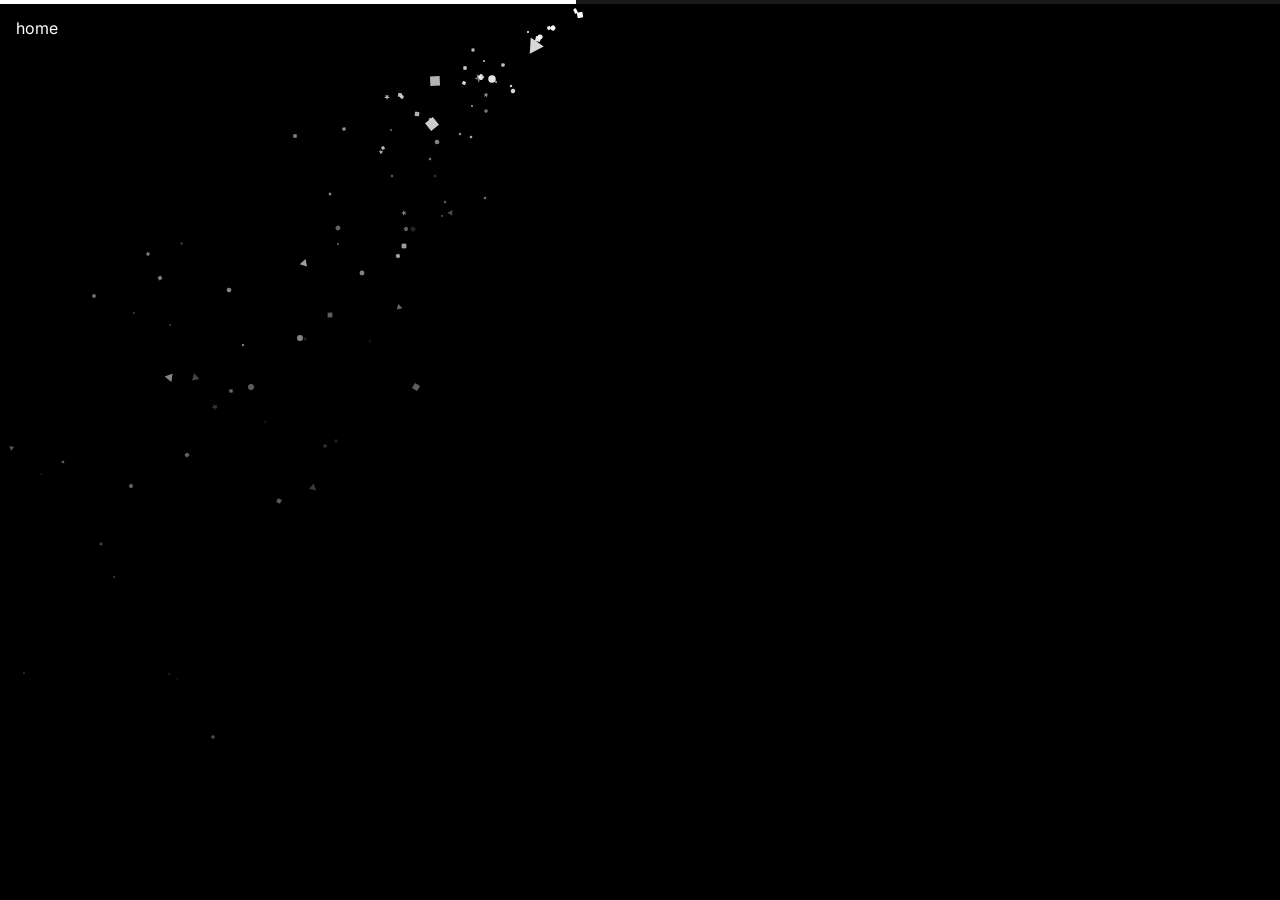
<file: projects/vibe/wordscroll/page_backup_bgimage.html>
<!DOCTYPE html>
<html lang="ko">

<head>
    <script>document.title = 'archive';</script>
    <meta charset="UTF-8">
    <meta name="viewport" content="width=device-width, initial-scale=1.0">
    <title>archive</title>
    <meta property="og:type" content="website">
    <meta property="og:site_name" content="Portfolio Archive">
    <meta property="og:title" content="archive">
    <meta property="og:description" content="Portfolio Archive">
    <meta property="og:image" content="../../../og-image.png">
    <link rel="icon" type="image/svg+xml" href="../../../favicon.svg">
    <script src="https://cdn.jsdelivr.net/npm/gsap@3.12.5/dist/gsap.min.js"></script>
    <style>
        @import url('https://fonts.googleapis.com/css2?family=Inter:wght@400;700;900&display=swap');

        * {
            margin: 0;
            padding: 0;
            box-sizing: border-box;
        }

        :root {
            --color-bg: #000000;
            --color-text: #ffffff;
            --color-accent: #00FFA3;
            --font-primary: 'Inter', -apple-system, BlinkMacSystemFont, 'SF Pro Display', system-ui, sans-serif;
            --bg-transition: 0.8s;
        }

        html {
            font-size: 16px;
            scrollbar-width: none;
            -ms-overflow-style: none;
        }

        html::-webkit-scrollbar {
            display: none;
        }

        body {
            background-color: var(--color-bg);
            color: var(--color-text);
            font-family: var(--font-primary);
            line-height: 1.5;
            overflow: hidden;
            width: 100vw;
            height: 100vh;
            scrollbar-width: none;
            -ms-overflow-style: none;
        }

        body::-webkit-scrollbar {
            display: none;
        }

        /* ===== Background Image Layers ===== */
        .bg-images {
            position: fixed;
            top: 0;
            left: 0;
            width: 100%;
            height: 100%;
            z-index: -2;
        }

        .bg-images__layer {
            position: absolute;
            top: -20px;
            left: -20px;
            right: -20px;
            bottom: -20px;
            background-size: cover;
            background-position: center;
            opacity: 0;
            transition: opacity var(--bg-transition) ease;

        }

        .bg-images__layer.active {
            opacity: 1;
        }

        .bg-images__overlay {
            position: fixed;
            top: 0;
            left: 0;
            width: 100%;
            height: 100%;
            background: rgba(0, 0, 0, 0.55);
            z-index: -1;
        }

        /* ===== Navigation Bar ===== */
        .top-bar {
            position: fixed;
            top: 0;
            left: 0;
            right: 0;
            display: flex;
            justify-content: space-between;
            align-items: flex-start;
            padding: 1.25vw;
            z-index: 10002;
        }

        .nav-left {
            display: flex;
            align-items: center;
            position: relative;
        }

        .nav-back {
            font-size: max(16px, 0.833vw);
            font-weight: 400;
            letter-spacing: -0.01em;
            text-decoration: none;
            color: inherit;
            opacity: 0;
            cursor: pointer;
            white-space: nowrap;
            width: 0;
            margin-right: 0;
            overflow: hidden;
            pointer-events: none;
            transition: opacity 0.8s cubic-bezier(0.25, 0.1, 0.25, 1),
                width 0.8s cubic-bezier(0.25, 0.1, 0.25, 1),
                margin-right 0.8s cubic-bezier(0.25, 0.1, 0.25, 1),
                transform 0.8s cubic-bezier(0.25, 0.1, 0.25, 1);
        }

        body.loaded.can-go-back .nav-back,
        body.header-ready.can-go-back .nav-back {
            opacity: 1;
            width: auto;
            margin-right: 14px;
        }

        body.header-ready .nav-back {
            transition: none;
        }

        .nav-back:hover {
            opacity: 1;
            text-decoration: line-through;
        }

        body.can-go-back .nav-back {
            pointer-events: auto;
        }

        .top-bar.transitioning .nav-back {
            opacity: 0;
            width: 0;
            margin-right: 0;
            transform: translateX(-20px);
        }

        .nav-home {
            font-size: max(16px, 0.833vw);
            font-weight: 400;
            letter-spacing: -0.01em;
            text-decoration: none;
            color: inherit;
            cursor: pointer;
        }

        .nav-home:hover {
            text-decoration: line-through;
        }

        /* ===== Title & Description ===== */
        .title-container {
            position: fixed;
            top: 5vw;
            left: 1.25vw;
            z-index: 1001;
            max-width: 40vw;
            pointer-events: none;
        }

        .title-container .title {
            font-size: max(20px, 1.042vw);
            font-weight: 800;
            letter-spacing: 0;
            color: inherit;
            margin-bottom: calc(1vw - 5px);
            line-height: 1.2;
            opacity: 0;
            transform: translateY(20px);
            transition: opacity 0.8s cubic-bezier(0.16, 1, 0.3, 1),
                transform 0.8s cubic-bezier(0.16, 1, 0.3, 1);
        }

        .title-container .title.animate {
            opacity: 1;
            transform: translateY(0);
        }

        .title-container .description {
            font-size: max(16px, 0.75vw);
            font-weight: 300;
            line-height: 1.5;
            color: rgba(255, 255, 255, 0.6);
            letter-spacing: -0.01em;
            margin-top: -0.3vw;
            opacity: 0;
            transform: translateY(20px);
            transition: opacity 0.8s cubic-bezier(0.16, 1, 0.3, 1) 0.2s,
                transform 0.8s cubic-bezier(0.16, 1, 0.3, 1) 0.2s;
        }

        .title-container .description.animate {
            opacity: 1;
            transform: translateY(0);
        }

        .title-container .description .desc-line {
            display: block;
        }

        .title-container .hint {
            font-size: max(11px, 0.6vw);
            font-weight: 300;
            color: rgba(255, 255, 255, 0.3);
            letter-spacing: 0.05em;
            margin-top: 1.2vw;
            text-transform: uppercase;
            opacity: 0;
            transform: translateY(10px);
            transition: opacity 0.8s cubic-bezier(0.16, 1, 0.3, 1) 0.4s,
                transform 0.8s cubic-bezier(0.16, 1, 0.3, 1) 0.4s;
        }

        .title-container .hint.animate {
            opacity: 1;
            transform: translateY(0);
        }

        .hint--mobile {
            display: none;
        }

        @media (max-width: 768px) {
            .hint--desktop {
                display: none;
            }

            .hint--mobile {
                display: block;
            }
        }

        /* ===== Word Scroll Main ===== */
        .looping-words-wrapper {
            position: fixed;
            top: 0;
            left: 0;
            width: 100%;
            height: 100%;
            display: flex;
            justify-content: center;
            align-items: center;
            z-index: -1;
        }

        .looping-words {
            height: 0.9em;
            padding-left: 0.1em;
            padding-right: 0.1em;
            font-size: 11vw;
            line-height: 0.9;
            position: relative;
        }

        .looping-words__containers {
            width: 100%;
            height: 100%;
            position: relative;
            overflow: visible;
        }

        .looping-words__list {
            text-align: center;
            text-transform: uppercase;
            white-space: nowrap;
            flex-flow: column;
            align-items: center;
            margin: 0;
            padding: 0;
            font-family: 'Inter', sans-serif;
            font-weight: 900;
            list-style: none;
            display: flex;
            position: relative;
        }

        .looping-words__item {
            display: flex;
            align-items: center;
            justify-content: center;
            cursor: default;
        }

        .looping-words__p {
            margin: 0;
            line-height: 0.9;
        }

        /* Fade gradient mask (비활성) */
        .looping-words__fade {
            display: none;
        }

        /* Corner selector frame */
        .looping-words__selector {
            pointer-events: none;
            width: 100%;
            height: 100%;
            position: absolute;
            top: 0;
            left: 50%;
            transform: translateX(-50%);
            z-index: 3;
        }

        .looping-words__edge {
            border-top: 0.035em solid var(--color-accent);
            border-left: 0.035em solid var(--color-accent);
            width: 0.125em;
            height: 0.125em;
            position: absolute;
            top: 0;
            left: 0;
        }

        .looping-words__edge.is--2 {
            left: auto;
            right: 0;
            transform: rotate(90deg);
        }

        .looping-words__edge.is--3 {
            inset: auto 0 0 auto;
            transform: rotate(180deg);
        }

        .looping-words__edge.is--4 {
            top: auto;
            bottom: 0;
            transform: rotate(270deg);
        }

        /* ===== Loading ===== */
        .loading {
            position: fixed;
            top: 0;
            left: 0;
            width: 100%;
            height: 100%;
            background: var(--color-bg);
            pointer-events: none;
            z-index: 10001;
        }

        .progress-bar {
            position: absolute;
            top: 0;
            left: 0;
            width: 100%;
            height: 4px;
            background: rgba(255, 255, 255, 0.1);
            overflow: visible;
        }

        .progress-fill {
            width: 0%;
            height: 100%;
            background: #ffffff;
            transition: width 0.1s ease-out;
            position: relative;
        }

        .particle-container {
            position: absolute;
            top: 0;
            left: 0;
            width: 100%;
            height: 100vh;
            overflow: hidden;
            pointer-events: none;
        }

        .particle {
            position: absolute;
            width: 6px;
            height: 6px;
            pointer-events: none;
            background: #ffffff;
        }

        .particle.small {
            width: 4px;
            height: 4px;
        }

        .particle.large {
            width: 10px;
            height: 10px;
        }

        .particle.circle {
            border-radius: 50%;
        }

        .particle.square {
            border-radius: 0;
        }

        .particle.triangle {
            background: transparent !important;
            width: 0 !important;
            height: 0 !important;
            border-left: 4px solid transparent;
            border-right: 4px solid transparent;
            border-bottom: 7px solid #ffffff;
        }

        .particle.triangle.small {
            border-left-width: 3px;
            border-right-width: 3px;
            border-bottom-width: 5px;
        }

        .particle.triangle.large {
            border-left-width: 6px;
            border-right-width: 6px;
            border-bottom-width: 10px;
        }

        .particle.star {
            clip-path: polygon(50% 0%, 61% 35%, 98% 35%, 68% 57%, 79% 91%, 50% 70%, 21% 91%, 32% 57%, 2% 35%, 39% 35%);
        }

        .particle.diamond {
            clip-path: polygon(50% 0%, 100% 50%, 50% 100%, 0% 50%);
        }

        body.is-loading .looping-words-wrapper {
            opacity: 0;
        }

        body.loaded .loading {
            opacity: 0;
            transition: opacity 0.5s ease;
            pointer-events: none;
        }

        body.loaded .looping-words-wrapper {
            opacity: 1;
            transition: opacity 0.6s ease 0.2s;
        }

        /* ===== Responsive - Tablet ===== */
        @media (max-width: 1024px) {
            .top-bar {
                padding: 3vw;
            }

            .nav-back {
                font-size: 2vw;
            }

            .nav-home {
                font-size: 2vw;
            }

            .title-container {
                top: 10vw;
                left: 3vw;
                max-width: none;
            }

            .title-container .title {
                white-space: normal;
            }

            .looping-words {
                font-size: 14vw;
            }
        }

        /* ===== Responsive - Mobile ===== */
        @media (max-width: 768px) {
            .top-bar {
                padding: 4vw;
            }

            .nav-back {
                font-size: 3.5vw;
            }

            .nav-home {
                font-size: 3.5vw;
            }

            .title-container {
                top: 14vw;
                left: 4vw;
            }

            .title-container .description .desc-line {
                white-space: normal;
            }

            .nav-back:hover,
            .nav-home:hover {
                text-decoration: none !important;
            }

            .looping-words {
                font-size: 16vw;
            }
        }

        /* ===== Responsive - Small Mobile ===== */
        @media (max-width: 480px) {
            .top-bar {
                padding: 5vw;
            }

            .nav-back {
                font-size: 4vw;
            }

            .nav-home {
                font-size: 4vw;
            }

            .title-container {
                top: 18vw;
                left: 5vw;
            }

            .nav-back:hover,
            .nav-home:hover {
                text-decoration: none !important;
            }

            .looping-words {
                font-size: 18vw;
            }
        }
    </style>
</head>

<body class="is-loading">
    <!-- Background Images -->
    <div class="bg-images" data-bg-container>
        <div class="bg-images__layer active" data-bg-index="0"></div>
        <div class="bg-images__layer" data-bg-index="1"></div>
        <div class="bg-images__layer" data-bg-index="2"></div>
        <div class="bg-images__layer" data-bg-index="3"></div>
        <div class="bg-images__layer" data-bg-index="4"></div>
        <div class="bg-images__layer" data-bg-index="5"></div>
        <div class="bg-images__layer" data-bg-index="6"></div>
        <div class="bg-images__layer" data-bg-index="7"></div>
        <div class="bg-images__layer" data-bg-index="8"></div>
        <div class="bg-images__layer" data-bg-index="9"></div>
    </div>
    <div class="bg-images__overlay"></div>
    <!-- Loading -->
    <div class="loading">
        <div class="progress-bar">
            <div class="progress-fill"></div>
        </div>
        <div class="particle-container"></div>
    </div>

    <!-- Navigation -->
    <header class="top-bar">
        <div class="nav-left">
            <a href="/" class="nav-back">← back</a>
            <a href="/" class="nav-home">home</a>
        </div>
    </header>

    <!-- Title & Description -->
    <div class="title-container">
        <h1 class="title">looping words</h1>
        <p class="description">
            <span class="desc-line">gsap vertical word loop animation.</span>
            <span class="desc-line">elastic easing with corner frame selector.</span>
        </p>
        <p class="hint hint--desktop">scroll or ↑↓ to navigate</p>
        <p class="hint hint--mobile">swipe to navigate</p>
    </div>

    <!-- Word Scroll Content -->
    <div class="looping-words-wrapper">
        <section class="looping-words">
            <div class="looping-words__containers">
                <ul data-looping-words-list class="looping-words__list">
                    <li class="looping-words__item">
                        <p class="looping-words__p">GSAP</p>
                    </li>
                    <li class="looping-words__item">
                        <p class="looping-words__p">Looping</p>
                    </li>
                    <li class="looping-words__item">
                        <p class="looping-words__p">Words</p>
                    </li>
                    <li class="looping-words__item">
                        <p class="looping-words__p">Selector</p>
                    </li>
                    <li class="looping-words__item">
                        <p class="looping-words__p">Elastic</p>
                    </li>
                    <li class="looping-words__item">
                        <p class="looping-words__p">Frame</p>
                    </li>
                    <li class="looping-words__item">
                        <p class="looping-words__p">Motion</p>
                    </li>
                    <li class="looping-words__item">
                        <p class="looping-words__p">Scroll</p>
                    </li>
                    <li class="looping-words__item">
                        <p class="looping-words__p">Archive</p>
                    </li>
                    <li class="looping-words__item">
                        <p class="looping-words__p">Design</p>
                    </li>
                </ul>
            </div>
            <div class="looping-words__fade"></div>
            <div data-looping-words-selector class="looping-words__selector">
                <div class="looping-words__edge"></div>
                <div class="looping-words__edge is--2"></div>
                <div class="looping-words__edge is--3"></div>
                <div class="looping-words__edge is--4"></div>
            </div>
        </section>
    </div>

    <script>
        // ===== Smart Back Button (그라운드룰) =====
        const navBack = document.querySelector('.nav-back');
        const topBar = document.querySelector('.top-bar');
        const loading = document.querySelector('.loading');
        const progressFill = document.querySelector('.progress-fill');
        const particleContainer = document.querySelector('.particle-container');
        let lastParticleTime = 0;
        let currentProgress = 0;
        let loadingFinished = false;

        const fromHome = sessionStorage.getItem('fromHome');
        const skipHeaderAnimation = !fromHome;

        if (fromHome) {
            sessionStorage.removeItem('fromHome');
            document.body.classList.add('can-go-back');
        }

        if (skipHeaderAnimation) {
            document.body.classList.add('header-ready');
        }

        // ===== Particle System =====
        const shapes = ['circle', 'square', 'triangle', 'star', 'diamond'];

        function createParticle(x) {
            if (!particleContainer) return;

            const particle = document.createElement('div');
            particle.className = 'particle';

            const rand = Math.random();
            if (rand > 0.8) particle.classList.add('large');
            else if (rand < 0.3) particle.classList.add('small');

            const shape = shapes[Math.floor(Math.random() * shapes.length)];
            particle.classList.add(shape);

            particle.style.background = '#ffffff';
            particle.style.left = x + 'px';
            particle.style.top = '2px';

            const vx = (Math.random() - 0.5) * 8;
            const vy = Math.random() * 6 + 2;
            const rotation = Math.random() * 360;
            const scale = 0.5 + Math.random() * 1;
            const lifetime = 800 + Math.random() * 1200;

            particle.style.transform = `scale(${scale}) rotate(${rotation}deg)`;
            particleContainer.appendChild(particle);

            let startTime = Date.now();
            let posX = x;
            let posY = 2;
            let velocityX = vx;
            let velocityY = vy;

            function animateParticle() {
                const elapsed = Date.now() - startTime;
                const prog = elapsed / lifetime;

                if (prog >= 1) {
                    particle.remove();
                    return;
                }

                velocityY += 0.15;
                posX += velocityX;
                posY += velocityY;

                const fadeOpacity = (1 - prog);
                const currentScale = scale * (1 - prog * 0.5);

                particle.style.left = posX + 'px';
                particle.style.top = posY + 'px';
                particle.style.opacity = fadeOpacity;
                particle.style.transform = `scale(${currentScale}) rotate(${rotation + elapsed * 0.2}deg)`;

                requestAnimationFrame(animateParticle);
            }

            requestAnimationFrame(animateParticle);
        }

        function createParticleBurst(x, count) {
            for (let i = 0; i < count; i++) {
                setTimeout(() => createParticle(x), i * 20);
            }
        }

        function updateProgress(value) {
            currentProgress = Math.min(value, 100);
            if (progressFill) {
                progressFill.style.width = currentProgress + '%';

                // Create particles at the edge
                const now = Date.now();
                if (now - lastParticleTime > 15) {
                    // Use actual rendered width to sync with CSS transition
                    const x = progressFill.getBoundingClientRect().width;
                    createParticle(x);
                    createParticle(x);
                    if (Math.random() > 0.5) createParticle(x);
                    lastParticleTime = now;
                }
            }
        }

        // ===== Loading Flow =====
        function finishLoading() {
            if (loadingFinished) return;
            loadingFinished = true;

            createParticleBurst(window.innerWidth, 20);

            setTimeout(() => {
                document.body.classList.remove('is-loading');
                document.body.classList.add('loaded');

                // 타이틀/설명 등장 모션 트리거
                const titleElement = document.querySelector('.title-container .title');
                const descriptionElement = document.querySelector('.title-container .description');

                if (titleElement) {
                    requestAnimationFrame(() => {
                        titleElement.classList.add('animate');
                    });
                }

                if (descriptionElement) {
                    requestAnimationFrame(() => {
                        setTimeout(() => {
                            descriptionElement.classList.add('animate');
                        }, 100);
                    });
                }

                const hintElements = document.querySelectorAll('.title-container .hint');
                hintElements.forEach(hint => {
                    requestAnimationFrame(() => {
                        setTimeout(() => {
                            hint.classList.add('animate');
                        }, 300);
                    });
                });

                // Word loop 시작
                initLoopingWords();

                setTimeout(() => {
                    loading.style.display = 'none';
                }, 500);
            }, 300);
        }

        // 자동 로딩 시뮬레이션 (iframe 없으므로)
        let progressInterval = setInterval(() => {
            if (currentProgress < 90 && !loadingFinished) {
                updateProgress(currentProgress + 1);
            } else {
                clearInterval(progressInterval);
                // 90% 이후 가속 완료
                const completeInterval = setInterval(() => {
                    if (currentProgress < 100) {
                        updateProgress(currentProgress + 2);
                    } else {
                        clearInterval(completeInterval);
                        finishLoading();
                    }
                }, 20);
            }
        }, 30);

        // ===== Navigation =====
        const navHome = document.querySelector('.nav-home');

        function getHomePath() {
            const currentPath = window.location.pathname;
            const pathParts = currentPath.split('/').filter(p => p);
            const archiveIndex = pathParts.indexOf('archive');
            if (archiveIndex !== -1) {
                return '/' + pathParts.slice(0, archiveIndex + 1).join('/') + '/';
            }
            return '/';
        }

        const homePath = getHomePath();
        if (navBack) navBack.setAttribute('href', homePath);
        if (navHome) navHome.setAttribute('href', homePath);

        function navigateBack(e) {
            e.preventDefault();
            const homePath = getHomePath();
            topBar.classList.add('transitioning');
            setTimeout(() => {
                window.location.href = homePath;
            }, 600);
        }

        navBack.addEventListener('click', navigateBack);
        navHome.addEventListener('click', navigateBack);

        // ===== Looping Words Animation (GSAP) =====
        function initLoopingWords() {
            const wordList = document.querySelector('[data-looping-words-list]');
            const edgeElement = document.querySelector('[data-looping-words-selector]');
            const allItems = Array.from(wordList.children);
            const totalItems = allItems.length;
            const wordHeight = 100 / totalItems;
            let currentIndex = 0;

            // 배경 이미지 초기화 (랜덤 placeholder)
            const bgLayers = document.querySelectorAll('.bg-images__layer');
            bgLayers.forEach((layer, i) => {
                layer.style.backgroundImage = `url('https://picsum.photos/1920/1080?random=${i + 1}')`;
            });

            // 배경 이미지 전환
            function switchBackground(idx) {
                bgLayers.forEach(layer => layer.classList.remove('active'));
                if (bgLayers[idx]) bgLayers[idx].classList.add('active');
            }

            function updateEdgeWidth(targetIdx) {
                const idx = (targetIdx !== undefined ? targetIdx : currentIndex) % totalItems;
                const centerWord = allItems[idx];
                const centerWordWidth = centerWord.getBoundingClientRect().width;
                const listWidth = wordList.getBoundingClientRect().width;
                const percentageWidth = (centerWordWidth / listWidth) * 100;
                gsap.to(edgeElement, {
                    width: `${percentageWidth}%`,
                    duration: 0.5,
                    ease: 'expo.out',
                });
                switchBackground(idx);
            }

            let isAnimating = false;

            function moveWords() {
                if (isAnimating || currentIndex >= totalItems - 1) return;
                isAnimating = true;
                currentIndex++;

                gsap.to(wordList, {
                    yPercent: -wordHeight * currentIndex,
                    duration: 0.6,
                    ease: 'power3.out',
                    onStart: () => updateEdgeWidth(currentIndex),
                    onComplete: () => { isAnimating = false; },
                });
            }

            function moveWordsUp() {
                if (isAnimating || currentIndex <= 0) return;
                isAnimating = true;
                currentIndex--;

                gsap.to(wordList, {
                    yPercent: -wordHeight * currentIndex,
                    duration: 0.6,
                    ease: 'power3.out',
                    onStart: () => updateEdgeWidth(currentIndex),
                    onComplete: () => { isAnimating = false; },
                });
            }

            // 마우스 휠로 조작
            document.addEventListener('wheel', (e) => {
                e.preventDefault();
                if (e.deltaY > 0) {
                    moveWords();
                } else {
                    moveWordsUp();
                }
            }, { passive: false });

            // 키보드로 조작 (ArrowDown/ArrowUp)
            document.addEventListener('keydown', (e) => {
                if (e.key === 'ArrowDown' || e.key === ' ') {
                    e.preventDefault();
                    moveWords();
                } else if (e.key === 'ArrowUp') {
                    e.preventDefault();
                    moveWordsUp();
                }
            });

            // 모바일 터치 스와이프
            let touchStartY = 0;
            let touchStartTime = 0;

            document.addEventListener('touchstart', (e) => {
                touchStartY = e.touches[0].clientY;
                touchStartTime = Date.now();
            }, { passive: true });

            document.addEventListener('touchend', (e) => {
                const deltaY = touchStartY - e.changedTouches[0].clientY;
                const deltaTime = Date.now() - touchStartTime;
                const minDistance = 30;
                const maxTime = 500;

                if (Math.abs(deltaY) > minDistance && deltaTime < maxTime) {
                    if (deltaY > 0) {
                        moveWords();
                    } else {
                        moveWordsUp();
                    }
                }
            }, { passive: true });

            // 초기 프레임 너비 설정
            updateEdgeWidth();
        }
    </script>
</body>

</html>
</file>
<file: styles.css>
/* Reset & Base */
* {
    margin: 0;
    padding: 0;
    box-sizing: border-box;
}

:root {
    --color-bg: #000000;
    --color-text: #ffffff;
    --color-text-dim: rgba(255, 255, 255, 0.5);
    --font-primary: -apple-system, BlinkMacSystemFont, 'SF Pro Display', 'SF Pro Text', system-ui, sans-serif;
}


html {
    font-size: 16px;
    scroll-behavior: auto;
    /* Changed to auto for custom smooth scroll */
    overscroll-behavior: contain;
    /* Hide scrollbar but keep scroll functionality */
    scrollbar-width: none;
    /* Firefox */
    -ms-overflow-style: none;
    /* IE and Edge */
}

html::-webkit-scrollbar {
    display: none;
    /* Chrome, Safari, Opera */
}

body {
    font-family: var(--font-primary);
    background-color: var(--color-bg);
    color: var(--color-text);
    line-height: 1.5;
    min-height: 100vh;
    overflow-x: hidden;
    cursor: none;
    /* Hide scrollbar but keep scroll functionality */
    scrollbar-width: none;
    /* Firefox */
    -ms-overflow-style: none;
    /* IE and Edge */
}

body::-webkit-scrollbar {
    display: none;
    /* Chrome, Safari, Opera */
}

/* Grain Effect */
.grain {
    position: fixed;
    top: -50%;
    left: -50%;
    width: 200%;
    height: 200%;
    pointer-events: none;
    z-index: 9999;
    opacity: 0.18;
    filter: url(#grain-filter);
    animation: grain 0.5s steps(1) infinite;
}

@keyframes grain {

    0%,
    100% {
        transform: translate(0, 0);
    }

    10% {
        transform: translate(-2%, -2%);
    }

    20% {
        transform: translate(2%, 2%);
    }

    30% {
        transform: translate(-1%, 1%);
    }

    40% {
        transform: translate(1%, -1%);
    }

    50% {
        transform: translate(-2%, 2%);
    }

    60% {
        transform: translate(2%, -2%);
    }

    70% {
        transform: translate(-1%, -1%);
    }

    80% {
        transform: translate(1%, 1%);
    }

    90% {
        transform: translate(-2%, -1%);
    }
}

/* Custom Cursor */
.cursor-dot {
    position: fixed;
    width: 0.75vw;
    height: 0.75vw;
    background-color: var(--color-text);
    border-radius: 50%;
    pointer-events: none;
    z-index: 10000;
    transform: translate(-50%, -50%);
    transition: transform 0.15s ease-out, opacity 0.15s ease-out;
}

.cursor-dot.hidden {
    opacity: 0;
}

.cursor-trail {
    position: fixed;
    top: 0;
    left: 0;
    width: 100%;
    height: 100%;
    pointer-events: none;
    z-index: 9999;
}

/* Loading Progress Bar */
.loading {
    position: fixed;
    top: 0;
    left: 0;
    width: 100%;
    height: 100%;
    background: var(--color-bg);
    pointer-events: none;
    z-index: 10001;
}

.progress-bar {
    position: absolute;
    top: 0;
    left: 0;
    width: 100%;
    height: 4px;
    background: rgba(255, 255, 255, 0.1);
    overflow: visible;
}

.progress-fill {
    width: 0%;
    height: 100%;
    background: #ffffff;
    transition: width 0.1s ease-out;
    position: relative;
}

/* Particle container */
.particle-container {
    position: absolute;
    top: 0;
    left: 0;
    width: 100%;
    height: 100vh;
    overflow: hidden;
    pointer-events: none;
}

.particle {
    position: absolute;
    width: 6px;
    height: 6px;
    pointer-events: none;
    background: #ffffff;
}

.particle.small {
    width: 4px;
    height: 4px;
}

.particle.large {
    width: 10px;
    height: 10px;
}

/* Particle shapes */
.particle.circle {
    border-radius: 50%;
}

.particle.square {
    border-radius: 0;
}

.particle.triangle {
    background: transparent !important;
    width: 0 !important;
    height: 0 !important;
    border-left: 4px solid transparent;
    border-right: 4px solid transparent;
    border-bottom: 7px solid #ffffff;
}

.particle.triangle.small {
    border-left-width: 3px;
    border-right-width: 3px;
    border-bottom-width: 5px;
}

.particle.triangle.large {
    border-left-width: 6px;
    border-right-width: 6px;
    border-bottom-width: 10px;
}

.particle.star {
    clip-path: polygon(50% 0%, 61% 35%, 98% 35%, 68% 57%, 79% 91%, 50% 70%, 21% 91%, 32% 57%, 2% 35%, 39% 35%);
}

.particle.diamond {
    clip-path: polygon(50% 0%, 100% 50%, 50% 100%, 0% 50%);
}

/* Hide content until loaded (keep header visible) */
body.is-loading .cursor-dot,
body.is-loading .cursor-trail,
body.is-loading .hero,
body.is-loading .scroll-spacer,
body.is-loading .cover-section {
    opacity: 0;
}


body.loaded .loading {
    opacity: 0;
    transition: opacity 0.5s ease;
    pointer-events: none;
}


/* Top Navigation Bar */
.top-bar {
    position: fixed;
    top: 0;
    left: 0;
    right: 0;
    display: flex;
    justify-content: space-between;
    align-items: flex-start;
    padding: 1.25vw;
    z-index: 10002;
}

.nav-left {
    display: flex;
    align-items: center;
    position: relative;
}

.nav-back {
    font-size: 0.75vw;
    font-weight: 400;
    letter-spacing: -0.01em;
    opacity: 0;
    position: absolute;
    left: 0;
    transform: translateX(-0.6vw);
    transition: opacity 0.5s cubic-bezier(0.19, 1, 0.22, 1),
        transform 0.5s cubic-bezier(0.19, 1, 0.22, 1);
    pointer-events: none;
    white-space: nowrap;
}

.nav-back::before {
    content: "← ";
}

.top-bar.transitioning .nav-back {
    opacity: 0.8;
    transform: translateX(0);
    pointer-events: auto;
}

.logo {
    font-size: max(16px, 0.833vw);
    font-weight: 400;
    letter-spacing: -0.01em;
    text-decoration: none;
    color: inherit;
    cursor: pointer;
}

.top-bar.ready .logo {
    transition: opacity 0.5s cubic-bezier(0.19, 1, 0.22, 1),
        transform 0.5s cubic-bezier(0.19, 1, 0.22, 1);
}

.top-bar.transitioning .logo {
    transform: translateX(3.75vw);
}

.logo:hover {
    text-decoration: line-through;
}

.nav-menu {
    position: absolute;
    right: 11vw;
    top: 1.25vw;
    display: flex;
    align-items: center;
    gap: 0.1vw;
    flex-wrap: wrap;
    max-width: 12vw;
    justify-content: flex-end;
}

.nav-item {
    font-size: 0.75vw;
    color: var(--color-text-dim);
    text-decoration: none;
    transition: color 0.3s ease;
}

.nav-item.active {
    color: var(--color-text);
}

.nav-item:hover {
    color: var(--color-text);
}

.nav-separator {
    color: var(--color-text-dim);
    font-size: 0.75vw;
    margin-right: 0.25vw;
}

.theme-toggle {
    display: flex;
    align-items: center;
    gap: calc(0.4em - 1px);
    font-family: var(--font-primary);
    font-size: max(16px, 0.833vw);
    font-weight: 400;
    color: var(--color-text);
    background: none;
    border: none;
    cursor: pointer;
    padding: 0;
    transition: opacity 0.3s ease;
}

.theme-toggle:hover .theme-label {
    text-decoration: line-through;
}

.theme-icon {
    width: 1em;
    height: 1em;
}

.theme-icon-light {
    display: none;
}

.theme-icon-dark {
    display: block;
}

body.light-mode .theme-icon-light {
    display: block;
}

body.light-mode .theme-icon-dark {
    display: none;
}

/* Light Mode */
body.light-mode {
    --color-bg: #f7f7f7;
    --color-text: #000000;
    --color-text-dim: rgba(0, 0, 0, 0.5);
}

body.light-mode .loading {
    background: #f7f7f7;
}

body.light-mode .progress-bar {
    background: rgba(0, 0, 0, 0.1);
}

body.light-mode .progress-fill {
    background: #000000;
}

body.light-mode .particle {
    background: #000000 !important;
}

body.light-mode .particle.triangle {
    border-bottom-color: #000000 !important;
}

body.light-mode .cover-section {
    background-color: rgba(255, 255, 255, 0);
}

body.light-mode .cover-section.visible {
    background-color: rgba(255, 255, 255, 0.8);
}

/* Hero Section */
.hero {
    position: relative;
    top: auto;
    left: 0;
    right: 0;
    height: auto;
    min-height: auto;
    display: flex;
    align-items: flex-start;
    justify-content: center;
    padding: 0 1.25vw;
    z-index: 1;
}

/* Scroll Spacer */
.scroll-spacer {
    display: none;
}

.title-wrapper {
    display: inline-flex;
}

.char-container {
    overflow: hidden;
    display: inline-block;
    line-height: 0.85;
    vertical-align: top;
    margin-right: -0.07em;
}

.char-container.space {
    width: 0.25em;
    margin-right: 0;
}

.char {
    display: inline-block;
    font-family: var(--font-primary);
    font-weight: 800;
    font-size: 100px;
    /* Will be adjusted by JS */
    color: var(--color-text);
    text-transform: lowercase;
    line-height: 0.85;
    vertical-align: top;

    /* Animation Initial State */
    transform: translateY(110%);
    opacity: 0;
    will-change: transform, opacity;
}

.title-wrapper.hidden {
    visibility: hidden;
}

.char.animate {
    animation: charRevealUp 1.2s cubic-bezier(0.16, 1, 0.3, 1) forwards;
}

@keyframes charRevealUp {
    from {
        transform: translateY(110%);
        opacity: 0;
    }

    to {
        transform: translateY(0);
        opacity: 1;
    }
}

/* Cover Section */
.cover-section {
    position: relative;
    z-index: 10;
    background-color: rgba(0, 0, 0, 0);
    backdrop-filter: blur(0px);
    -webkit-backdrop-filter: blur(0px);
    min-height: 100vh;
    padding: 2vw 1.25vw;
    transition: background-color 1.2s cubic-bezier(0.16, 1, 0.3, 1),
        backdrop-filter 1.2s cubic-bezier(0.16, 1, 0.3, 1),
        -webkit-backdrop-filter 1.2s cubic-bezier(0.16, 1, 0.3, 1);
}

.cover-section.visible {
    background-color: rgba(0, 0, 0, 0.8);
    backdrop-filter: blur(80px);
    -webkit-backdrop-filter: blur(80px);
}

/* PC and Tablet: Remove cover section background/blur effect and adjust spacing */
@media screen and (min-width: 769px) {
    .hero {
        min-height: auto !important;
        padding-bottom: 0 !important;
    }

    .cover-section {
        min-height: auto !important;
        padding-top: 0 !important;
        margin-top: 0 !important;
        padding-left: 1.25vw !important;
        padding-right: 1.25vw !important;
        padding-bottom: 2vw !important;
    }

    .cover-section.visible {
        background-color: rgba(0, 0, 0, 0) !important;
        backdrop-filter: blur(0px) !important;
        -webkit-backdrop-filter: blur(0px) !important;
    }

    .sub-text-wrapper {
        padding-top: 53px !important;
        padding-bottom: 30px !important;
    }

    .sub-text-wrapper::before {
        content: '';
        position: absolute;
        top: 30px !important;
        left: 0 !important;
        right: 0 !important;
        height: 2px;
        background-color: var(--color-text);
        transform: scaleX(0);
        transform-origin: left;
    }

    .sub-text-wrapper.loaded::before {
        animation: lineExpandX 1.1s cubic-bezier(0.25, 0.46, 0.45, 0.94) forwards;
    }

    .sub-text-wrapper::after {
        content: '';
        position: absolute;
        bottom: 0;
        left: 0 !important;
        right: 0 !important;
        height: 8px;
        background-color: var(--color-text);
        transform: scaleX(0);
        transform-origin: left;
    }

    .sub-text-wrapper.loaded::after {
        animation: lineExpandX 1.1s cubic-bezier(0.25, 0.46, 0.45, 0.94) 0.4s forwards;
    }

    .sub-text-mobile {
        display: none !important;
    }

    .sub-text-svg {
        display: block !important;
    }

    .sub-line {
        font-weight: 500 !important;
    }

    .filter-menu {
        margin-top: calc(2vw + 20px) !important;
    }

    .project-list {
        margin-top: calc(2vw + 4px) !important;
    }

    .site-footer {
        margin-top: -6vw !important;
    }
}


.sub-text-wrapper {
    width: 100%;
    position: relative;
}

.sub-text-svg {
    width: 100%;
    height: auto;
    display: block;
    overflow: visible;
    opacity: 0;
}

.sub-text-svg.loaded {
    opacity: 1;
    transition: opacity 0.3s ease;
}

.sub-text-mobile {
    display: none;
    font-family: var(--font-primary);
    font-weight: 400;
    color: var(--color-text);
}

.sub-text-mobile p {
    margin: 0 0 0.3em 0;
}

.sub-text-mobile p:last-child {
    margin-bottom: 0;
}

.sub-line {
    font-family: var(--font-primary);
    font-size: 100px;
    font-weight: 600;
    fill: var(--color-text);
    opacity: 0;
    transform: translateY(50px);
}

.sub-line.animate {
    animation: subLineReveal 2s cubic-bezier(0.16, 1, 0.3, 1) forwards;
}

@keyframes subLineReveal {
    from {
        opacity: 0;
        transform: translateY(50px);
    }

    to {
        opacity: 1;
        transform: translateY(0);
    }
}

/* Mobile sub-text animation */
.sub-text-mobile p {
    opacity: 0;
    transform: translateY(50px);
    font-size: 26px;
}

.sub-text-mobile p.animate {
    animation: subLineReveal 2s cubic-bezier(0.16, 1, 0.3, 1) forwards;
}

/* Fade in up animation */
@keyframes fadeInUp {
    from {
        opacity: 0;
        transform: translateY(30px);
    }

    to {
        opacity: 1;
        transform: translateY(0);
    }
}

/* Line expand X animation */
@keyframes lineExpandX {
    from {
        transform: scaleX(0);
    }

    to {
        transform: scaleX(1);
    }
}

/* Filter Menu */
.filter-menu {
    opacity: 0;
    transform: translateY(30px);
}

.filter-menu.animate {
    animation: fadeInUp 1s cubic-bezier(0.16, 1, 0.3, 1) forwards;
}

/* Project List */
.filter-menu {
    margin-top: 2vw;
    display: flex;
    align-items: center;
    gap: 1.4vw;
}

.filter-btn {
    background: none;
    border: none;
    font-family: var(--font-primary);
    font-size: 1.5vw;
    font-weight: 400;
    color: var(--color-text);
    opacity: 0.4;
    cursor: pointer;
    transition: opacity 0.3s ease;
    padding: 0;
}

.filter-btn:hover {
    text-decoration: line-through;
}

.filter-btn.active {
    opacity: 1;
    text-decoration: line-through;
}

/* Project List */
.project-list {
    position: relative;
    z-index: 2;
    margin-top: 2vw;
    display: grid;
    grid-template-columns: repeat(12, 1fr);
    gap: 1.25vw;
    opacity: 0;
    transform: translateY(30px);
}

.project-list.animate {
    animation: fadeInUp 1s cubic-bezier(0.16, 1, 0.3, 1) forwards;
}

.project-item {
    transition: opacity 0.6s cubic-bezier(0.4, 0, 0.2, 1),
        transform 0.7s cubic-bezier(0.4, 0, 0.2, 1),
        grid-column 0.7s cubic-bezier(0.4, 0, 0.2, 1);
    perspective: 1000px;
    perspective-origin: center center;
    transform-style: preserve-3d;
    /* 3D tilt가 작은 썸네일에서도 보이도록 */
    overflow: visible;
}

.project-item.hidden {
    display: none;
}

/* 큰-작은 / 작은-큰 번갈아 오는 그리드 (12칸 기준), 크기 차이 완화 */
.project-item[data-size="large"] {
    grid-column: span 7;
}

.project-item[data-size="small"] {
    grid-column: span 5;
}

.project-item[data-size="medium"] {
    grid-column: span 6;
}

/* Footer - 좌우 패딩 없음(cover-section 패딩만 사용) → 헤더와 동일한 여백 */
.site-footer {
    position: relative;
    z-index: 0;
    margin-top: 0;
    display: flex;
    flex-direction: column;
    align-items: center;
    width: 100%;
    padding: 0;
    box-sizing: border-box;
}

.footer-info {
    width: 100%;
    max-width: 100%;
    display: flex;
    justify-content: space-between;
    align-items: center;
    margin-top: 1.5vw;
    padding: 0;
    font-family: var(--font-primary);
    font-size: max(16px, 0.833vw);
    font-weight: 400;
    letter-spacing: -0.01em;
    color: var(--color-text);
}

.footer-copyright {
    margin-right: auto;
}

.footer-name {
    margin-left: auto;
}

.footer-create-block {
    position: relative;
    display: inline-block;
    margin-top: 0;
    isolation: isolate;
}

/* create 텍스트 상단 가림 - 브라우저 너비와 무관하게 유지, 라이트/다크 모드 대응 */
.footer-create-block::after {
    content: '';
    position: absolute;
    top: 0;
    left: 0;
    right: 0;
    height: var(--mask-height, 44%);
    min-height: 40px;
    background-color: var(--color-bg);
    pointer-events: none;
    z-index: 10;
}

.footer-title-wrapper {
    position: relative;
    z-index: 0;
    display: inline-flex;
    margin-top: 0;
    transform: translateY(-0.22em);
}

.footer-char-container {
    overflow: hidden;
    display: inline-block;
    line-height: 0.85;
    vertical-align: top;
    margin-right: -0.07em;
}

.footer-char-container.space {
    width: 0.25em;
    margin-right: 0;
}

.footer-char {
    display: inline-block;
    font-family: var(--font-primary);
    font-weight: 800;
    font-size: 100px;
    color: var(--color-text);
    text-transform: lowercase;
    line-height: 0.85;
    vertical-align: top;
    transform: translateY(110%);
    opacity: 0;
    will-change: transform, opacity;
}

.footer-char.animate {
    animation: charRevealUp 1.2s cubic-bezier(0.16, 1, 0.3, 1) forwards;
}

.project-thumb {
    width: 100%;
    aspect-ratio: 16 / 9;
    border-radius: 0;
    transition: transform 0.7s cubic-bezier(0.33, 1, 0.68, 1), filter 0.8s cubic-bezier(0.33, 1, 0.68, 1);
    transform-style: preserve-3d;
    cursor: pointer;
    background-size: cover;
    background-position: center;
    image-rendering: -webkit-optimize-contrast;
    image-rendering: crisp-edges;
    backface-visibility: hidden;
    -webkit-backface-visibility: hidden;
    opacity: 0;
    transform: translateY(20px);
    filter: grayscale(0.4);
    /* 기본: 살짝 그레이스케일, 호버 시 JS에서 컬러로 */
}

.project-item.animate .project-thumb {
    animation: fadeInUp 0.6s cubic-bezier(0.16, 1, 0.3, 1) 0.3s forwards;
}

.project-link {
    display: flex;
    flex-direction: column;
    gap: 0.75vw;
    text-decoration: none;
    transform-style: preserve-3d;
    /* 3D tilt on thumb 유지 */
    overflow: visible;
}

.project-info {
    display: flex;
    justify-content: space-between;
    align-items: center;
    opacity: 0;
    transform: translateY(20px);
}

.project-item.animate .project-info {
    animation: fadeInUp 0.6s cubic-bezier(0.16, 1, 0.3, 1) 0.2s forwards;
}

.project-title {
    font-size: max(16px, 0.833vw);
    font-weight: 400;
    color: var(--color-text);
    margin: 0;
}

.project-meta {
    font-size: max(16px, 0.833vw);
    font-weight: 400;
    color: var(--color-text);
    opacity: 0.6;
    transition: opacity 0.3s ease;
}

/* Mobile - Hide custom cursor on touch devices, 썸네일 항상 컬러(호버 없음) */
@media (hover: none) and (pointer: coarse) {
    body {
        cursor: auto;
    }

    .cursor-dot,
    .cursor-trail {
        display: none !important;
    }

    .project-thumb {
        filter: grayscale(0);
        /* 터치 기기: 호버 없으므로 기본 컬러 노출 */
    }
}

/* Responsive - Tablet (세로/가로모드 모두 포함) */
@media screen and (max-width: 1366px) and (min-width: 481px) {
    .top-bar {
        padding: 3vw !important;
    }

    .logo {
        font-size: 2vw !important;
    }

    .nav-menu {
        display: none !important;
    }

    .theme-toggle {
        font-size: 2vw !important;
    }

    .hero {
        top: calc(3vw - 4px) !important;
    }

    .scroll-spacer {
        margin-top: calc(3vw - 4px) !important;
    }

    .footer-info {
        font-size: 2vw !important;
        font-weight: 400 !important;
        letter-spacing: -0.01em !important;
    }

    .cover-section {
        padding: calc(4vw - 14px) 3vw !important;
        padding-bottom: calc(4vw) !important;
    }

    .filter-menu {
        margin-top: 4vw !important;
        gap: 3vw !important;
    }

    .filter-btn {
        font-size: 3vw !important;
    }

    .project-list {
        margin-top: 4vw !important;
        grid-template-columns: repeat(2, 1fr) !important;
        gap: 3vw !important;
    }

    .project-item,
    .project-item[data-size="large"],
    .project-item[data-size="small"],
    .project-item[data-size="medium"] {
        grid-column: span 1 !important;
    }

    .project-title {
        font-size: 2vw !important;
    }

    .project-meta {
        font-size: 2vw !important;
    }

    .project-link {
        gap: 1.5vw !important;
    }

    /* 태블릿: create 텍스트 가림 (JavaScript로 동적 조정됨) */
    .footer-create-block::after {
        height: var(--mask-height, 44%) !important;
        min-height: 40px !important;
    }
}

/* Responsive - Mobile */
@media screen and (max-width: 768px) {

    /* 모바일: 호버 없음 → 썸네일 항상 컬러 */
    .project-thumb {
        filter: grayscale(0) !important;
    }

    .top-bar {
        padding: 3vw !important;
    }

    .logo {
        font-size: 3.5vw !important;
    }

    .theme-toggle {
        font-size: 3.5vw !important;
    }

    /* Hero positioned below header on mobile - scrollable */
    .hero {
        position: relative !important;
        top: auto !important;
        height: auto !important;
        min-height: auto !important;
        padding: calc(12vw - 24px) 4vw calc(6vw - 30px) 4vw !important;
        align-items: flex-start !important;
    }

    .scroll-spacer {
        display: none !important;
    }

    /* Sub text full width, left aligned on mobile */
    .sub-text-wrapper {
        width: 100% !important;
        margin-top: 8px !important;
        position: relative;
        padding-top: 27px !important;
        padding-bottom: 26px !important;
    }

    .sub-text-wrapper::before {
        content: '';
        position: absolute;
        top: 8px;
        left: -1vw;
        right: -1vw;
        height: 1px;
        background-color: var(--color-text);
        transform: scaleX(0);
        transform-origin: left;
    }

    .sub-text-wrapper.loaded::before {
        animation: lineExpandX 1.1s cubic-bezier(0.25, 0.46, 0.45, 0.94) forwards;
    }

    .sub-text-wrapper::after {
        content: '';
        position: absolute;
        bottom: 0;
        left: -1vw;
        right: -1vw;
        height: 6px;
        background-color: var(--color-text);
        transform: scaleX(0);
        transform-origin: left;
    }

    .sub-text-wrapper.loaded::after {
        animation: lineExpandX 1.1s cubic-bezier(0.25, 0.46, 0.45, 0.94) 0.4s forwards;
    }

    .sub-text-svg {
        display: none !important;
    }

    .sub-text-mobile {
        display: block !important;
    }

    .sub-text-mobile p {
        line-height: 1 !important;
    }

    /* Remove hover effects on mobile */
    .filter-btn:hover,
    .theme-toggle:hover .theme-label,
    .logo:hover,
    .project-link:hover {
        text-decoration: none !important;
    }

    .cover-section {
        min-height: 0 !important;
        padding: 0 3vw 0 3vw !important;
        margin-top: 0 !important;
        padding-top: 0 !important;
        padding-bottom: 0 !important;
        margin-bottom: 0 !important;
        background-color: transparent !important;
        backdrop-filter: none !important;
        -webkit-backdrop-filter: none !important;
        overflow: visible !important;
    }

    .filter-menu {
        margin-top: calc(6vw + 4px) !important;
        gap: 4vw !important;
        flex-wrap: wrap !important;
    }

    .filter-btn {
        font-size: 5vw !important;
        font-weight: 600 !important;
    }

    .project-list {
        margin-top: calc(6vw - 6px) !important;
        grid-template-columns: 1fr !important;
        gap: 6vw !important;
    }

    .project-item,
    .project-item[data-size="large"],
    .project-item[data-size="small"],
    .project-item[data-size="medium"] {
        grid-column: span 1 !important;
    }

    .project-title {
        font-size: 3.5vw !important;
    }

    .project-meta {
        font-size: 3.5vw !important;
    }

    .project-link {
        gap: 2vw !important;
    }

    /* Nav transitions for mobile */
    .nav-back {
        font-size: 3.5vw !important;
    }

    .top-bar.transitioning .logo {
        transform: translateX(12vw) !important;
    }

    .site-footer {
        margin-top: -2vw !important;
        margin-bottom: 0 !important;
        padding: 0 !important;
        padding-bottom: 30px !important;
        overflow: visible !important;
    }

    .footer-create-block {
        overflow: visible !important;
    }

    .footer-create-block::after {
        top: 0 !important;
        height: var(--mask-height, 44%) !important;
        min-height: 40px !important;
        z-index: 10 !important;
    }

    .footer-info {
        font-size: 3.5vw !important;
        margin-top: 4vw !important;
        padding: 0 !important;
    }
}

/* Responsive - Small Mobile */
@media screen and (max-width: 480px) {
    .top-bar {
        padding: 5vw !important;
    }

    .logo {
        font-size: 4vw !important;
    }

    .theme-toggle {
        font-size: 4vw !important;
    }

    .footer-info {
        font-size: 4vw !important;
    }

    .hero {
        position: relative !important;
        top: auto !important;
        padding: calc(14vw - 20px) 5vw calc(6vw - 30px) 5vw !important;
    }

    .scroll-spacer {
        display: none !important;
    }

    .sub-text-wrapper {
        width: 100% !important;
        margin-top: 2.5vw !important;
    }

    .sub-text-svg {
        width: 100% !important;
        max-width: none !important;
    }

    .cover-section {
        min-height: 0 !important;
        padding: 0 5vw 0 5vw !important;
        margin-top: 0 !important;
        padding-top: 0 !important;
        padding-bottom: 0 !important;
        margin-bottom: 0 !important;
        background-color: transparent !important;
        backdrop-filter: none !important;
        -webkit-backdrop-filter: none !important;
    }

    .filter-menu {
        margin-top: 8vw !important;
        gap: 5vw !important;
    }

    .filter-btn {
        font-size: 6vw !important;
        font-weight: 600 !important;
    }

    .project-list {
        margin-top: 8vw !important;
        gap: 8vw !important;
    }

    .project-title {
        font-size: 4vw !important;
    }

    .project-meta {
        font-size: 4vw !important;
    }

    .project-link {
        gap: 3vw !important;
    }
}

/* Animations */
@keyframes textReveal {
    0% {
        transform: translateY(110%);
    }

    100% {
        transform: translateY(0);
    }
}

@keyframes fadeIn {
    from {
        opacity: 0;
    }

    to {
        opacity: 1;
    }
}


.hero-title-svg {
    animation: fadeInUp 1s ease 0.4s both;
}

.bottom-section {
    animation: fadeInUp 1s ease 0.6s both;
}

.gallery-item {
    animation: fadeInUp 0.8s ease both;
}

.gallery-item:nth-child(1) {
    animation-delay: 0.1s;
}

.gallery-item:nth-child(2) {
    animation-delay: 0.2s;
}

.gallery-item:nth-child(3) {
    animation-delay: 0.3s;
}

.gallery-item:nth-child(4) {
    animation-delay: 0.4s;
}

.gallery-item:nth-child(5) {
    animation-delay: 0.5s;
}

.gallery-item:nth-child(6) {
    animation-delay: 0.6s;
}
</file>
<file: projects/vibe/emoji/style.css>
* {
  margin: 0;
  padding: 0;
}

main {
  display: flex;
  align-items: center;
  justify-content: center;
  width: 100%;
  height: 100vh;
  /* 완전한 검정 배경 */
  background: #000000;
  position: relative;
  overflow: hidden;
}

/* 화면 중앙 SVG 로고 */
.logo {
  position: fixed;
  top: 50%;
  left: 50%;
  transform: translate(-50%, -50%);
  width: auto;
  height: auto;
  max-width: 90%;
  z-index: 999;
  /* 맨 위 레이어 */
  pointer-events: none;
}

/* 별 요소 스타일 */
.star {
  position: fixed;
  width: 2px;
  height: 2px;
  background: white;
  border-radius: 50%;
  pointer-events: none;
  z-index: 1;
  opacity: 0;
  animation: twinkle ease-in-out infinite;
  filter: blur(0.3px);
  /* 약간의 블러로 더 부드럽게 */
}

/* 별 깜빡임 애니메이션 - 부드러운 전환 */
@keyframes twinkle {
  0% {
    opacity: 0;
    transform: scale(0.5);
  }

  10% {
    opacity: 0.2;
    transform: scale(0.7);
  }

  50% {
    opacity: 1;
    transform: scale(1);
  }

  90% {
    opacity: 0.2;
    transform: scale(0.7);
  }

  100% {
    opacity: 0;
    transform: scale(0.5);
  }
}

canvas {
  position: relative;
  z-index: 0;
}

/* V5.0: 모바일 반응형 처리 */
@media (max-width: 768px) {
  .logo {
    max-width: 95%;
    /* 모바일에서는 더 넓게 */
  }
}

/* UI Controls Removed for V4.0 Auto Outline Mode */
</file>
